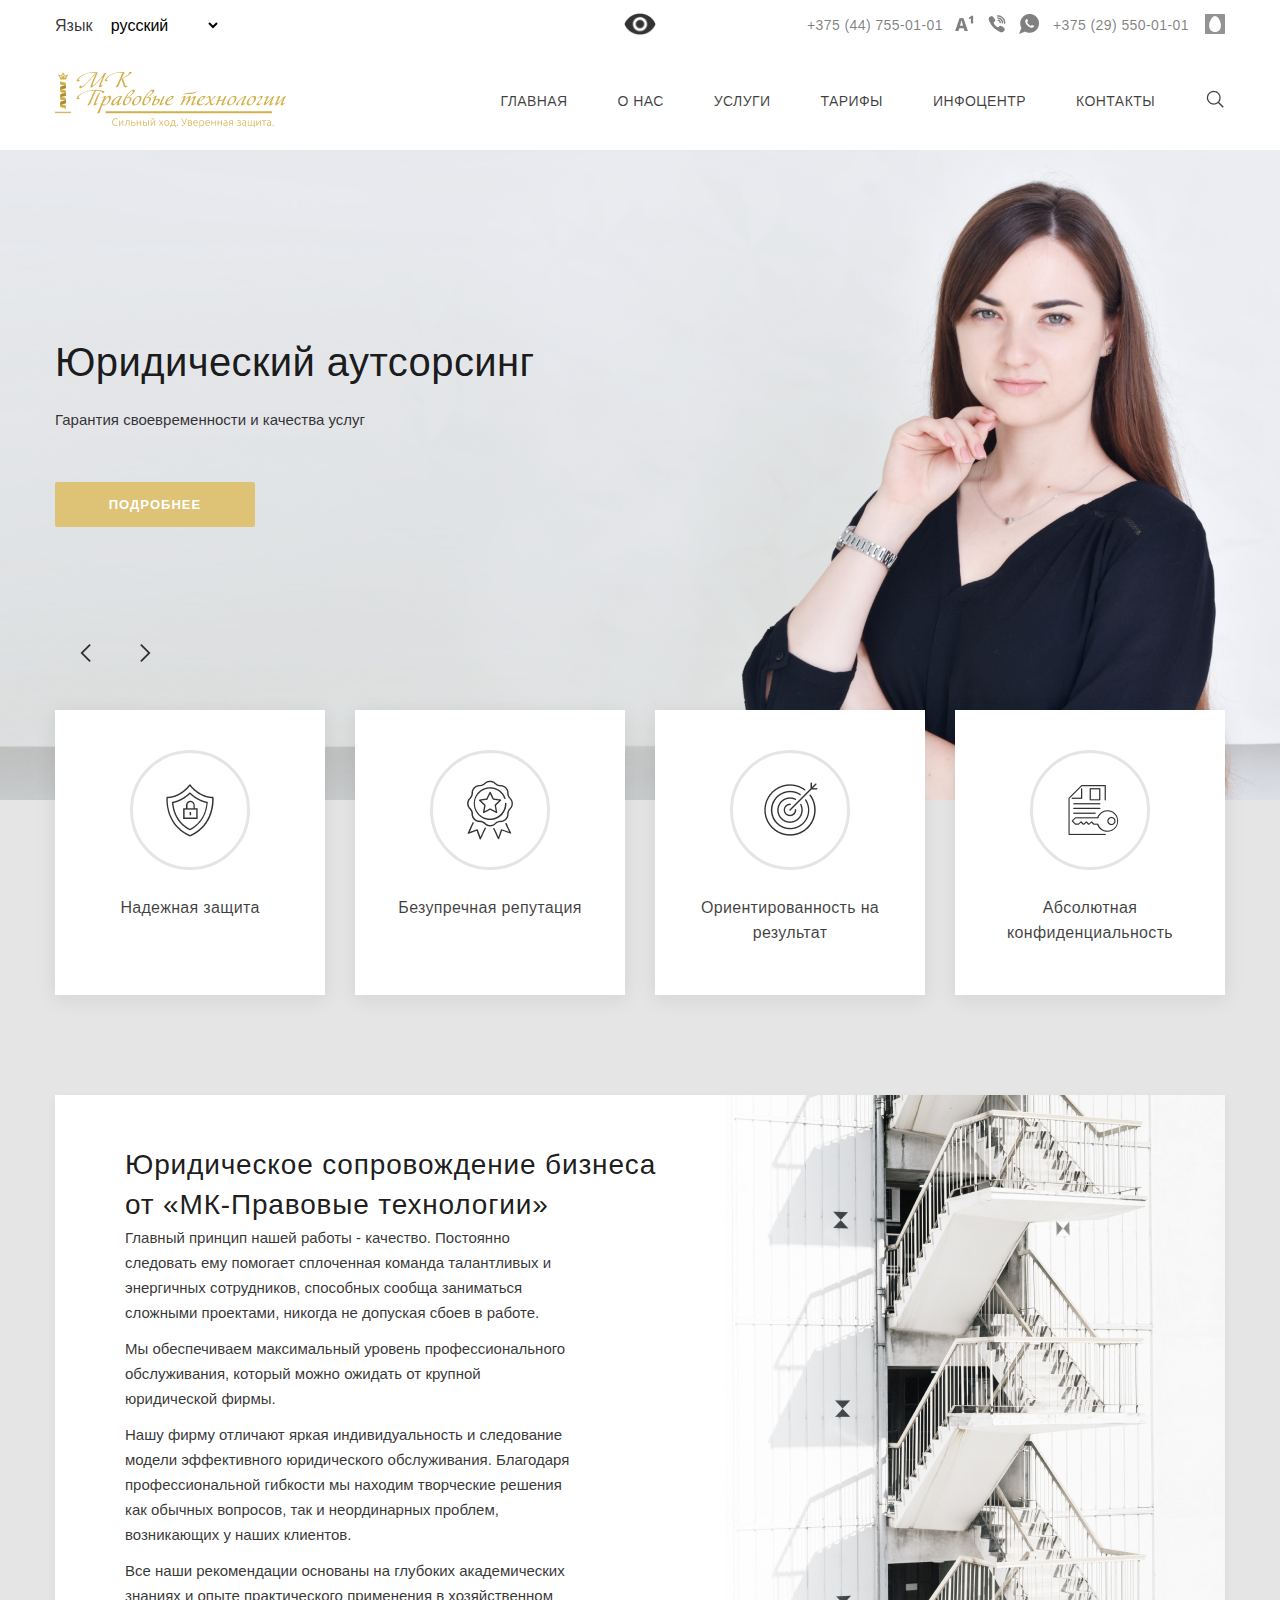
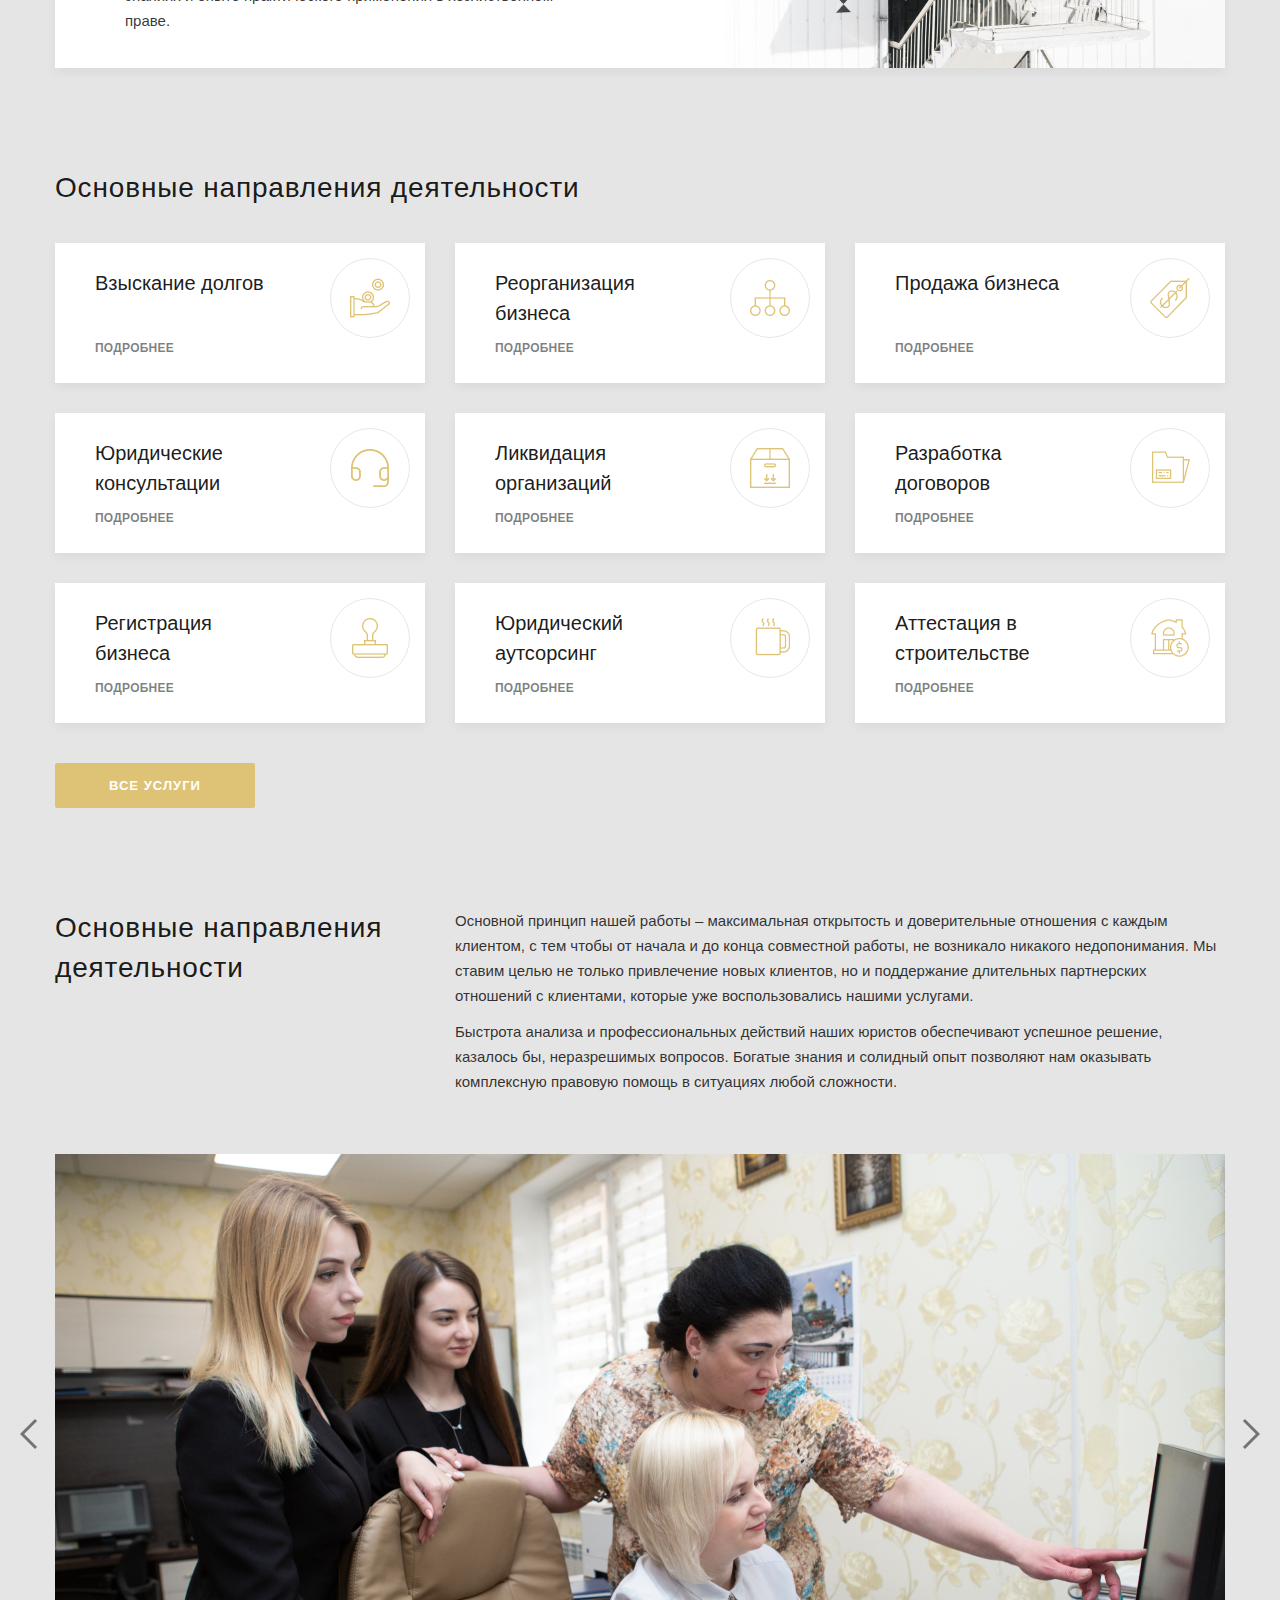
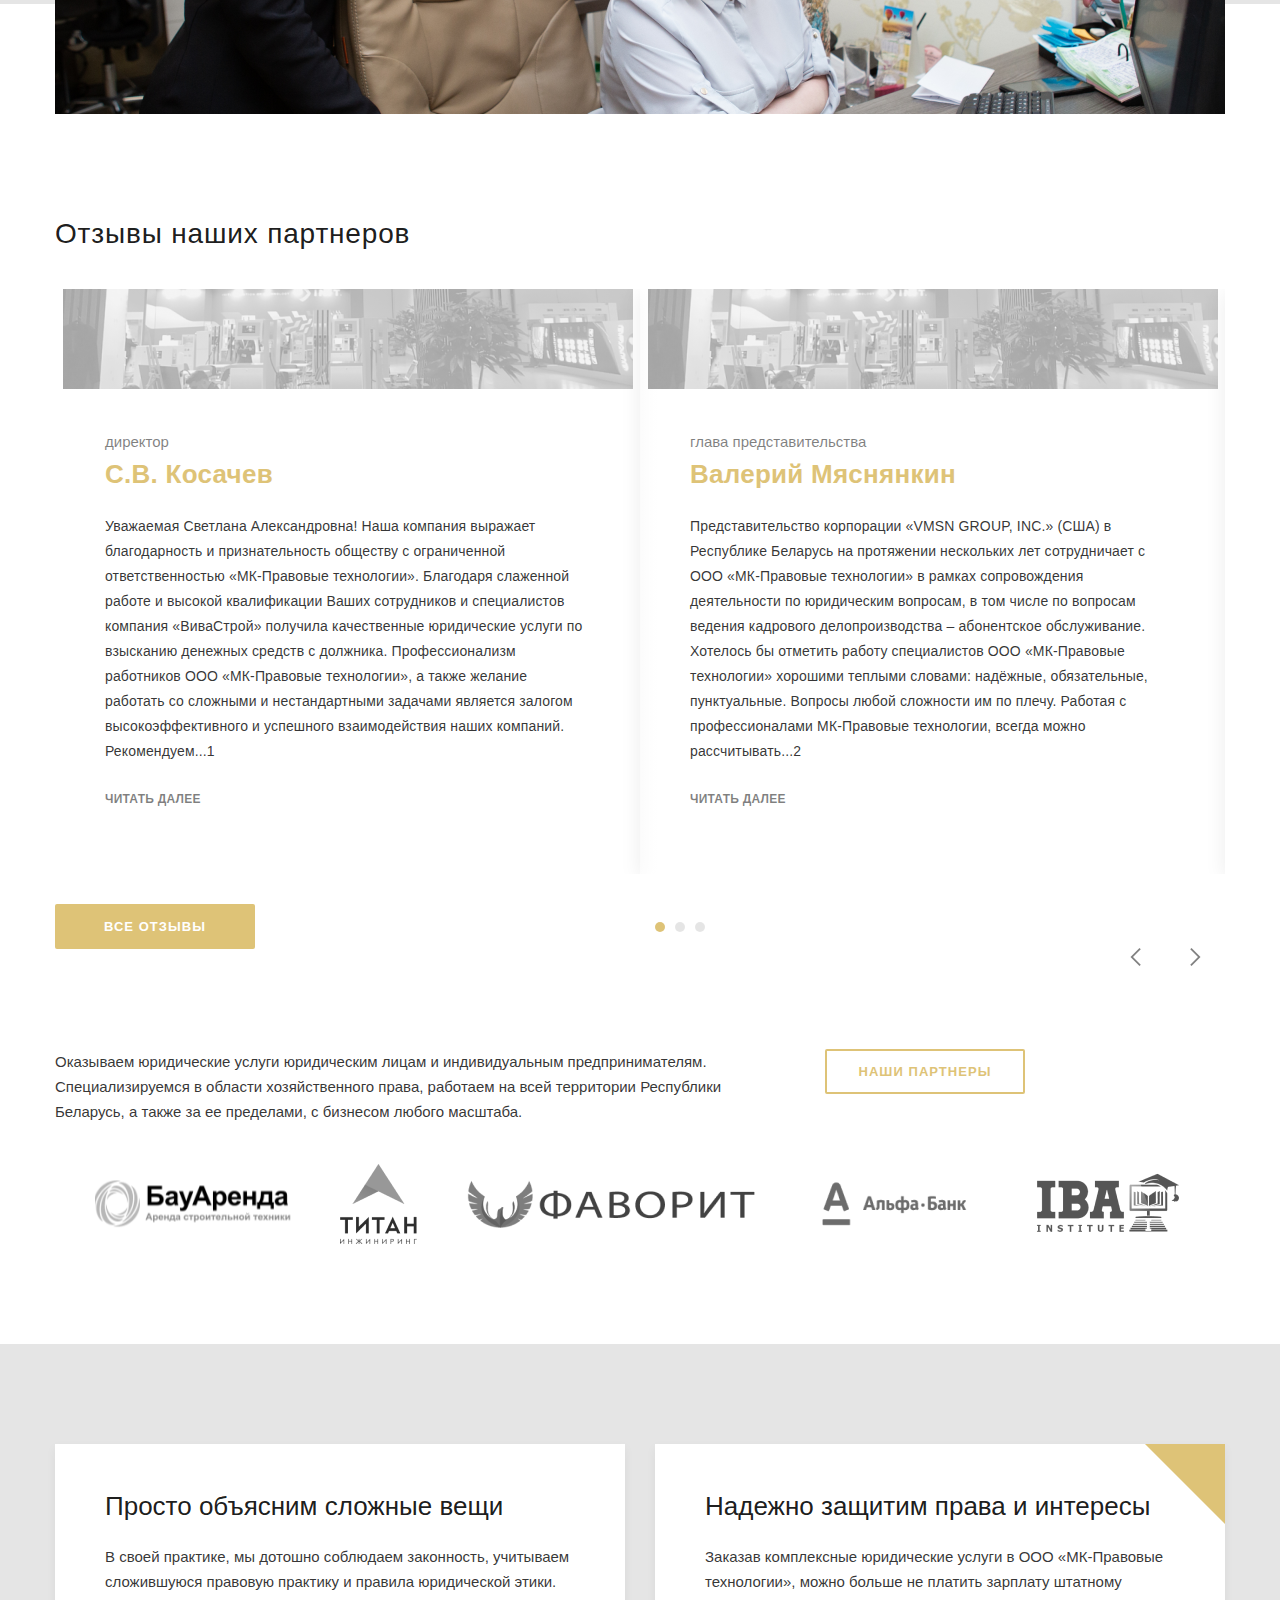
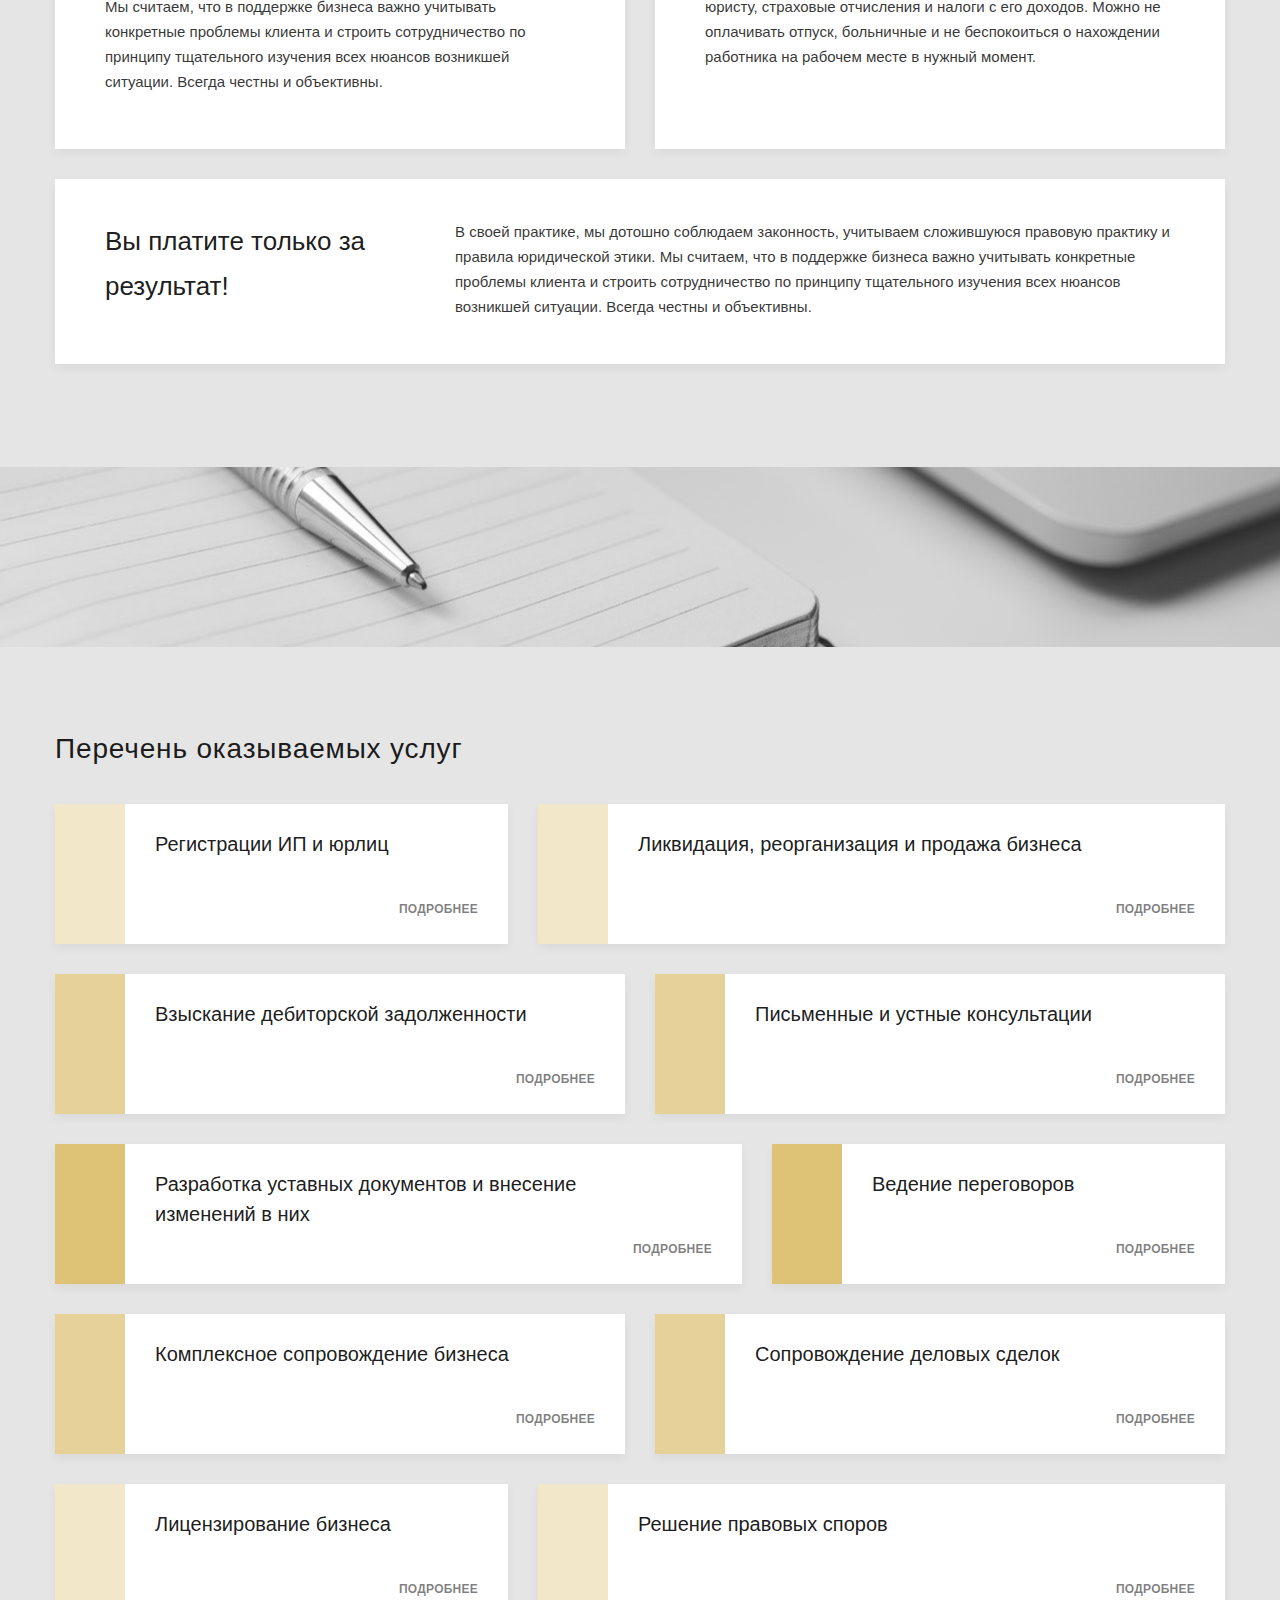
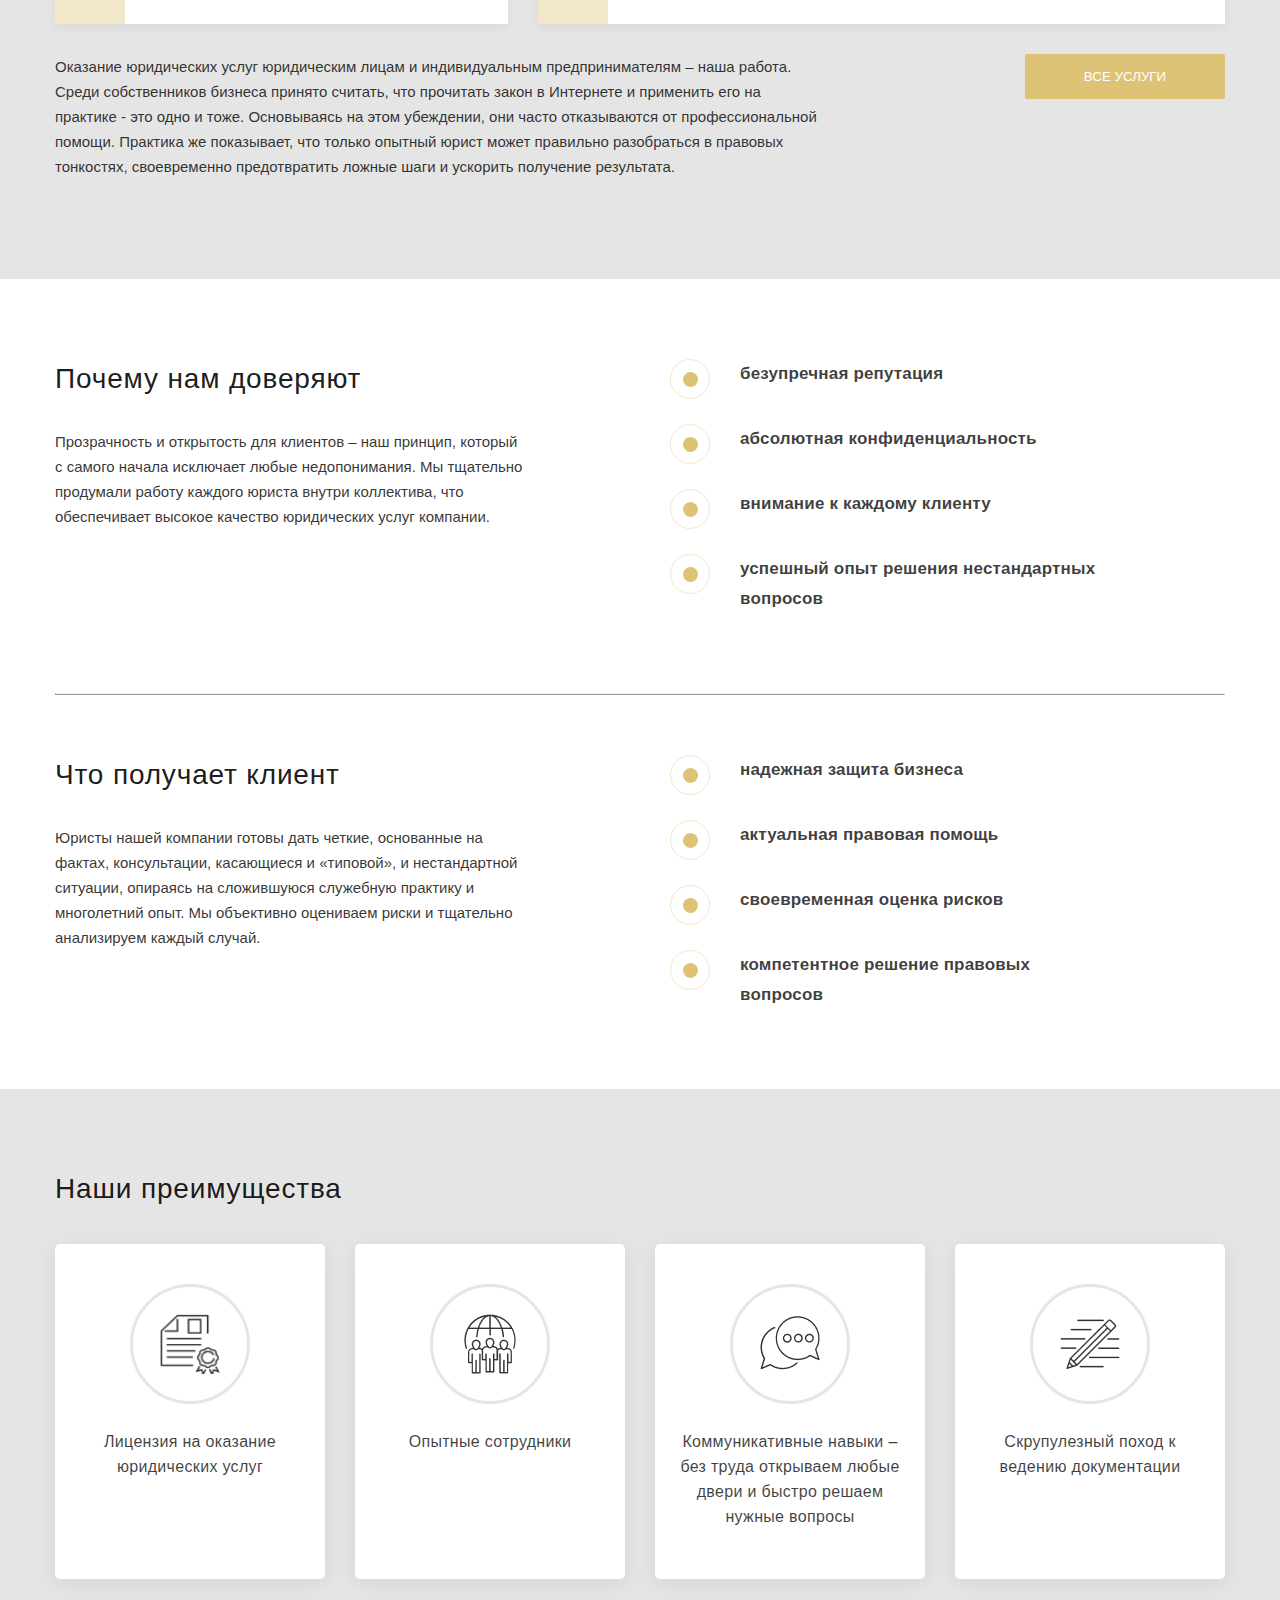
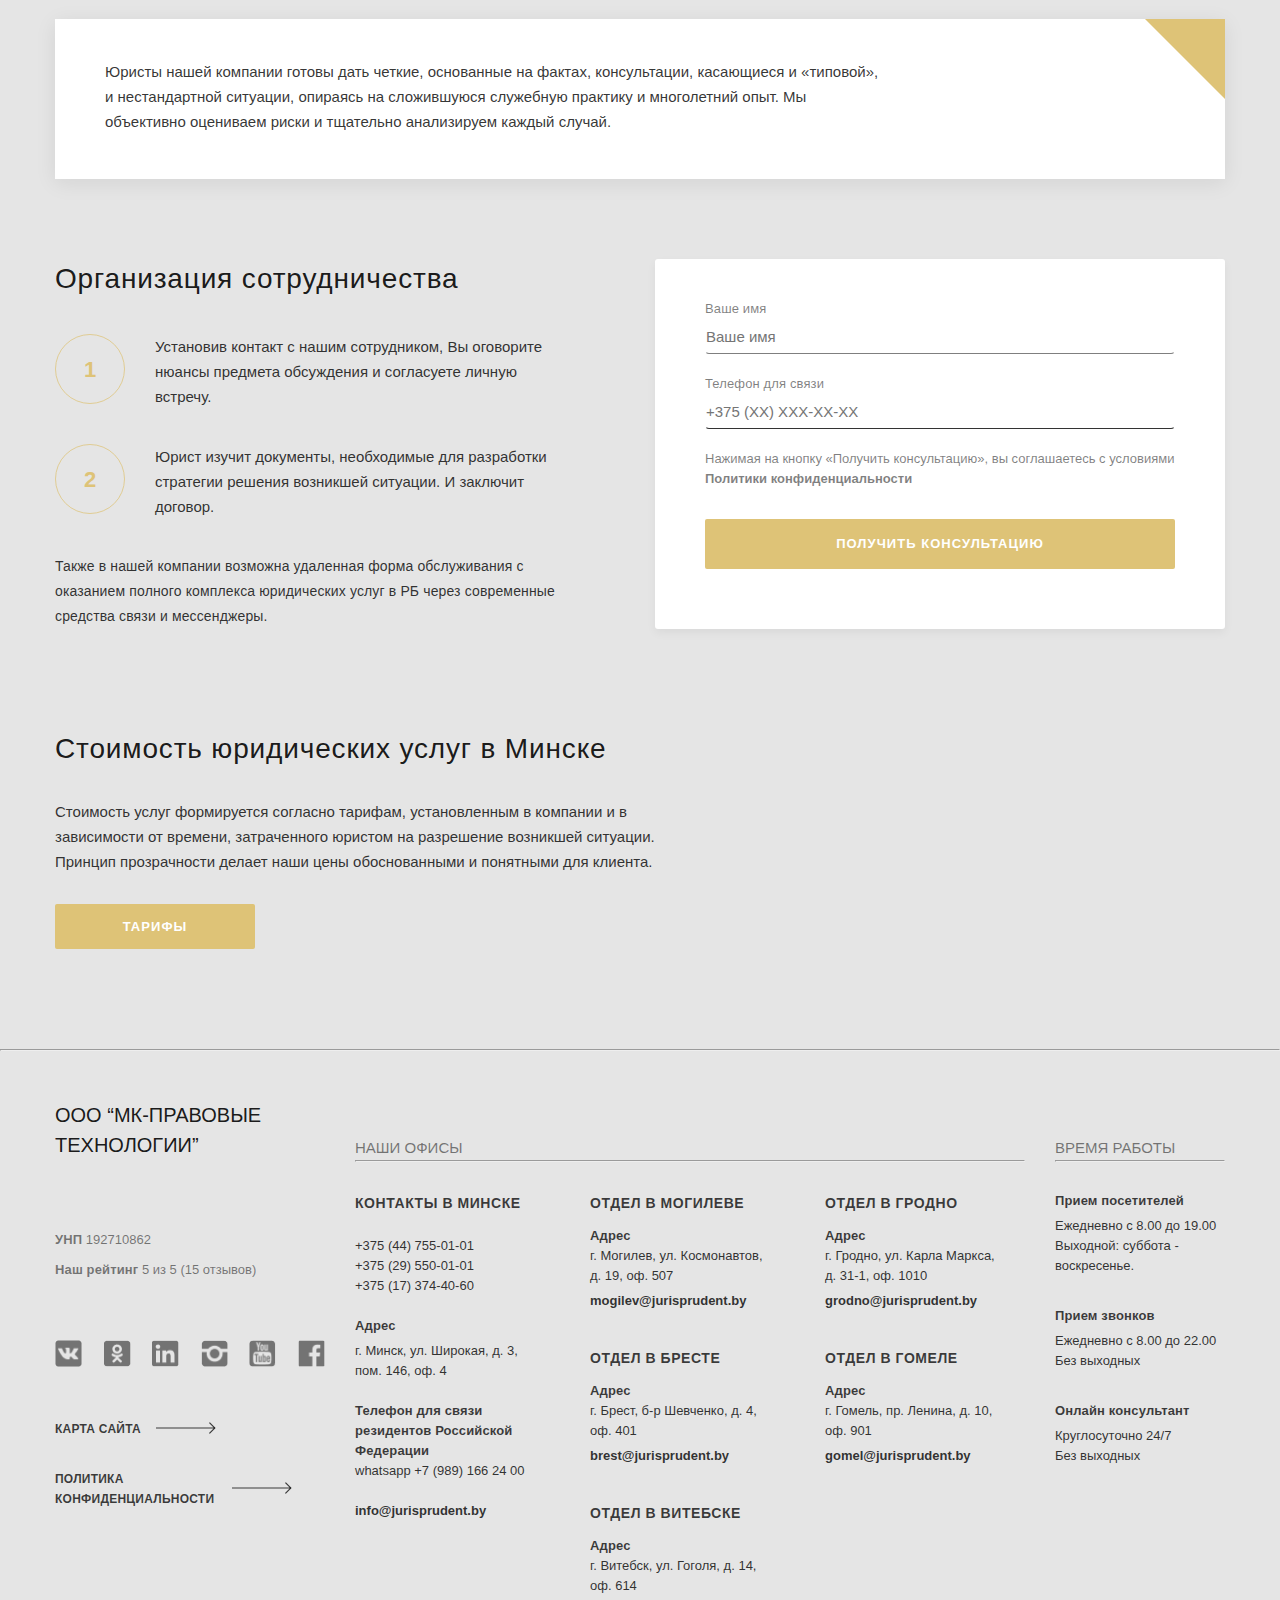
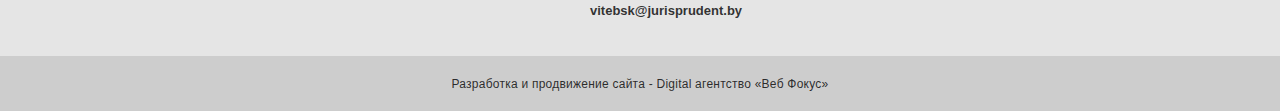
<file: index.html>
<!DOCTYPE html>
<html lang="ru">

<head>
    <meta charset="UTF-8">
    <meta name="viewport" content="width=device-width, initial-scale=1.0">
    <title>МК Правовые технологии</title>
    <link rel="stylesheet" href="./styles/style.css">
    <link rel="shortcut icon" href="favicon.ico" type="image/x-icon">
</head>

<body>
    <header class="header">
        <div class="container">
            <div class="header_links">
                <div class="header_links_language">
                    <label class="label_select_language" for="select_language_list">Язык </label>
                    <select class="select_language_list" id="select_language" name="select_language">
                        <option class="select_language_item" value="russian">русский</option>
                        <option class="select_language_item" value="inglish">английский</option>
                    </select>
                </div>
                <div class="version_for_the_visually_impaired" title="версия для слабовидящих">
                    <img src="./assets/img/version_for_the_visually_impaired.png"
                        alt="version for the visually impaired">
                </div>
                <div class="header_links_social">
                    <div class="phone_links first_phone">
                        <a class="phone_links_number" href="tel:+375-44-755-01-01" title="позвонить +375-44-755-01-01">
                            +375&nbsp;(44)&nbsp;755-01-01
                        </a>
                        <a class="phone_links_a1" href="tel:+375-44-755-01-01" title="позвонить +375-44-755-01-01">
                            <img class="phone_links_img" src="./assets/img/a1.png" alt="A1">
                        </a>
                        <a class="phone_links_viber" href="viber://add?number=+375-44-755-01-01"
                            title="вызов через viber +375-44-755-01-01">
                            <img class="phone_links_img" src="./assets/img/viber.png" alt="Viber">
                        </a>
                        <a class="phone_links_whatsapp" href="whatsapp://send?phone=+375-44-755-01-01"
                            title="вызов через WhatsApp +375-44-755-01-01">
                            <img class="phone_links_img" src="./assets/img/whatsapp.png" alt="WhatsApp">
                        </a>
                    </div>
                    <div class="phone_links second_phone">
                        <a class="phone_links_number" href="tel:+375-29-550-01-01" title="позвонить +375-29-550-01-01">
                            +375&nbsp;(29)&nbsp;550-01-01
                        </a>
                        <a class="phone_links_mts" href="tel:+375-29-550-01-01" title="позвонить +375-29-550-01-01">
                            <img class="phone_links_img" src="./assets/img/mts.png" alt="mts">
                        </a>
                    </div>
                </div>
            </div>
            <div class="header_menu">
                <div class="header_menu_logo">
                    <img src="./assets/img/logo.png" alt="MK Правовые технологии. Сильный уход. Уверенная защита">
                </div>
                <div class="header_menu_links">
                    <ul class="header_menu_list">
                        <li class="header_menu_item">
                            <a href="./index.html">главная</a>
                        </li>
                        <li class="header_menu_item">
                            <a href="#">о&nbsp;нас</a>
                        </li>
                        <li class="header_menu_item">
                            <a href="#">услуги</a>
                        </li>
                        <li class="header_menu_item">
                            <a href="#">тарифы</a>
                        </li>
                        <li class="header_menu_item">
                            <a href="#">инфоцентр</a>
                        </li>
                        <li class="header_menu_item">
                            <a href="#">контакты</a>
                        </li>
                        <li class="header_menu_item" id="search">
                            <img src="./assets/img/search.png" alt="search">
                        </li>
                    </ul>
                </div>
            </div>
        </div>
    </header> <!-- /header -->

    <div class="main_slider" id="main_slider">
        <div class="main_slider_wrapper">
            <div class="main_slider_item main_slider_first_item">
                <div class="container">
                    <div class="main_slider_content">
                        <h2 class="main_slider_head" id="main_slider_head">
                            Юридический аутсорсинг
                        </h2>
                        <p class="main_slider_title" id="main_slider_title">
                            Гарантия своевременности и качества услуг
                        </p>
                        <button class="main_slider_button" id="main_slider_button">
                            Подробнее
                        </button>
                    </div>
                </div>
            </div>

            <div class="main_slider_item main_slider_second_item">
                <div class="container">
                    <div class="main_slider_content">
                        <h2 class="main_slider_head" id="main_slider_head">
                            Юридическая консультация
                        </h2>
                        <p class="main_slider_title" id="main_slider_title">
                            Детальные разъяснения вопросов по ведению бизнеса от профессионалов
                        </p>
                        <button class="main_slider_button" id="main_slider_button">
                            Подробнее
                        </button>
                    </div>
                </div>
            </div>

            <div class="main_slider_item main_slider_third_item">
                <div class="container">
                    <div class="main_slider_content">
                        <h2 class="main_slider_head" id="main_slider_head">
                            Ликвидация предприятия
                        </h2>
                        <p class="main_slider_title" id="main_slider_title">
                            Эффективное решение сложных задач
                        </p>
                        <button class="main_slider_button" id="main_slider_button">
                            Подробнее
                        </button>
                    </div>
                </div>
            </div>

            <div class="main_slider_item main_slider_fourth_item">
                <div class="container">
                    <div class="main_slider_content">
                        <h2 class="main_slider_head" id="main_slider_head">
                            Регистрация ООО
                        </h2>
                        <p class="main_slider_title" id="main_slider_title">
                            Гарантируем минимальные сроки регистрации под ключ
                        </p>
                        <button class="main_slider_button" id="main_slider_button">
                            Подробнее
                        </button>
                    </div>
                </div>
            </div>

            <div class="main_slider_item main_slider_fifth_item">
                <div class="container">
                    <div class="main_slider_content">
                        <h2 class="main_slider_head" id="main_slider_head">
                            Взыскание дебиторской задолженности
                        </h2>
                        <p class="main_slider_title" id="main_slider_title">
                            Индивидуальный подход и нацеленность на достижение результата
                        </p>
                        <button class="main_slider_button" id="main_slider_button">
                            Подробнее
                        </button>
                    </div>
                </div>
            </div>
        </div>

        <div class="container" id="container_main_slider">
            <div class="main_slider_arrow_left main_slider_control" id="main_slider_arrow_left">
                <img src="./assets/img/slider_arrow_1.png" alt="arrow_left">
            </div>

            <div class="main_slider_arrow_right main_slider_control" id="main_slider_arrow_right">
                <img src="./assets/img/slider_arrow_2.png" alt="arrow_right">
            </div>
        </div>
    </div> <!-- /main_slider -->

    <div class="container">
        <div class="features">
            <div class="features_card">
                <div class="features_card_img">
                    <img src="./assets/img/feature_1.png" alt="Reliable protection">
                </div>
                <p class="features_card_title">
                    Надежная защита
                </p>
            </div>

            <div class="features_card">
                <div class="features_card_img">
                    <img src="./assets/img/feature_2.png" alt="Impeccable reputation">
                </div>
                <p class="features_card_title">
                    Безупречная репутация
                </p>
            </div>

            <div class="features_card">
                <div class="features_card_img">
                    <img src="./assets/img/feature_3.png" alt="Focus on result">
                </div>
                <p class="features_card_title">
                    Ориентированность на результат
                </p>
            </div>

            <div class="features_card">
                <div class="features_card_img">
                    <img src="./assets/img/feature_4.png" alt="Absolute confidentiality">
                </div>
                <p class="features_card_title">
                    Абсолютная конфиденциальность
                </p>
            </div>
        </div> <!-- /features -->

        <div class="legal_support_business">
            <div class="legal_support_business_context">
                <h2 class="legal_support_business_head">
                    Юридическое сопровождение бизнеса от «МК-Правовые технологии»
                </h2>
                <p class="legal_support_business_text">
                    Главный принцип нашей работы - качество. Постоянно следовать ему помогает сплоченная команда
                    талантливых и энергичных сотрудников, способных сообща заниматься сложными проектами, никогда не
                    допуская сбоев в работе.
                </p>
                <br>
                <p class="legal_support_business_text">
                    Мы обеспечиваем максимальный уровень профессионального обслуживания, который можно ожидать от
                    крупной юридической фирмы.
                </p>
                <br>
                <p class="legal_support_business_text">
                    Нашу фирму отличают яркая индивидуальность и следование модели эффективного юридического
                    обслуживания. Благодаря профессиональной гибкости мы находим творческие решения как обычных
                    вопросов, так и неординарных проблем, возникающих у наших клиентов.
                </p>
                <br>
                <p class="legal_support_business_text">
                    Все наши рекомендации основаны на глубоких академических знаниях и опыте практического применения в
                    хозяйственном праве.
                </p>
            </div>
        </div> <!-- /legal_support_business -->

        <div class="activities">
            <h2 class="activities_head">Основные направления деятельности</h2>
            <div class="activities_cards">
                <div class="activities_card">
                    <div class="activities_card_content">
                        <h3 class="activities_card_name">Взыскание долгов</h3>
                        <a class="activities_card_link" href="#">Подробнее</a>
                    </div>
                    <div class="activities_card_img">
                        <img src="./assets/img/direction_1.png" alt="Debt collection">
                    </div>
                </div>

                <div class="activities_card">
                    <div class="activities_card_content">
                        <h3 class="activities_card_name">Реорганизация бизнеса</h3>
                        <a class="activities_card_link" href="#">Подробнее</a>
                    </div>
                    <div class="activities_card_img">
                        <img src="./assets/img/direction_2.png" alt="Business reorganization">
                    </div>
                </div>

                <div class="activities_card">
                    <div class="activities_card_content">
                        <h3 class="activities_card_name">Продажа бизнеса</h3>
                        <a class="activities_card_link" href="#">Подробнее</a>
                    </div>
                    <div class="activities_card_img">
                        <img src="./assets/img/direction_3.png" alt="Business sale">
                    </div>
                </div>

                <div class="activities_card">
                    <div class="activities_card_content">
                        <h3 class="activities_card_name">Юридические консультации</h3>
                        <a class="activities_card_link" href="#">Подробнее</a>
                    </div>
                    <div class="activities_card_img">
                        <img src="./assets/img/direction_4.png" alt="Lawyer consulting">
                    </div>
                </div>

                <div class="activities_card">
                    <div class="activities_card_content">
                        <h3 class="activities_card_name">Ликвидация организаций</h3>
                        <a class="activities_card_link" href="#">Подробнее</a>
                    </div>
                    <div class="activities_card_img">
                        <img src="./assets/img/direction_5.png" alt="Liquidation of organizations">
                    </div>
                </div>

                <div class="activities_card">
                    <div class="activities_card_content">
                        <h3 class="activities_card_name">Разработка договоров</h3>
                        <a class="activities_card_link" href="#">Подробнее</a>
                    </div>
                    <div class="activities_card_img">
                        <img src="./assets/img/direction_6.png" alt="Development of contracts">
                    </div>
                </div>

                <div class="activities_card">
                    <div class="activities_card_content">
                        <h3 class="activities_card_name">Регистрация бизнеса</h3>
                        <a class="activities_card_link" href="#">Подробнее</a>
                    </div>
                    <div class="activities_card_img">
                        <img src="./assets/img/direction_7.png" alt="Business registration">
                    </div>
                </div>

                <div class="activities_card">
                    <div class="activities_card_content">
                        <h3 class="activities_card_name">Юридический аутсорсинг</h3>
                        <a class="activities_card_link" href="#">Подробнее</a>
                    </div>
                    <div class="activities_card_img">
                        <img src="./assets/img/direction_8.png" alt="Legal outsourcing">
                    </div>
                </div>

                <div class="activities_card">
                    <div class="activities_card_content">
                        <h3 class="activities_card_name">Аттестация в строительстве</h3>
                        <a class="activities_card_link" href="#">Подробнее</a>
                    </div>
                    <div class="activities_card_img">
                        <img src="./assets/img/direction_9.png" alt="Construction certification">
                    </div>
                </div>
            </div>

            <button class="activities_button">Все услуги</button>
        </div> <!-- /activities -->

        <div class="activities_description">
            <div class="activities_description_head">
                <h2>Основные направления деятельности</h2>
            </div>
            <div class="activities_description_text">
                <p>
                    Основной принцип нашей работы – максимальная открытость и доверительные отношения с каждым клиентом,
                    с тем чтобы от начала и до конца совместной работы, не возникало никакого недопонимания. Мы ставим
                    целью не только привлечение новых клиентов, но и поддержание длительных партнерских отношений с
                    клиентами, которые уже воспользовались нашими услугами.
                </p>
                <br>
                <p>
                    Быстрота анализа и профессиональных действий наших юристов обеспечивают успешное решение, казалось
                    бы, неразрешимых вопросов. Богатые знания и солидный опыт позволяют нам оказывать комплексную
                    правовую помощь в ситуациях любой сложности.
                </p>
            </div>
        </div> <!-- /activities_description -->

        <div class="activities_slider_container">
            <div class="activities_slider" id="activities_slider">
                <div class="activities_slider_wrapper">
                    <div class="activities_slider_img">
                        <img src="./assets/img/slider_2_1.png" alt="activities">
                    </div>
                    <div class="activities_slider_img">
                        <img src="./assets/img/slider_2_2.png" alt="activities">
                    </div>
                    <div class="activities_slider_img">
                        <img src="./assets/img/slider_2_3.png" alt="activities">
                    </div>
                    <div class="activities_slider_img">
                        <img src="./assets/img/slider_2_4.png" alt="activities">
                    </div>
                    <div class="activities_slider_img">
                        <img src="./assets/img/slider_2_5.png" alt="activities">
                    </div>
                </div>
            </div> <!-- /activities_slider -->

            <img class="activities_slider_arrow_left activities_slider_control" id="activities_slider_arrow_left"
                src="./assets/img/slider_2_arrow_1.png" alt="arrow_left">
            <img class="activities_slider_arrow_right  activities_slider_control" id="activities_slider_arrow_right"
                src="./assets/img/slider_2_arrow_2.png" alt="arrow_right">
        </div>

    </div> <!-- /container -->

    <div class="review">
        <div class="container">
            <h2 class="review_head">Отзывы наших партнеров</h2>

            <div class="review_slider" id="review_slider">
                <div class="review_slider_wrapper">
                    <div class="review_card">
                        <p class="review_card_position">директор</p>
                        <h3 class="review_card_name">С.В. Косачев</h3>
                        <p class="review_card_text">Уважаемая Светлана Александровна! Наша компания выражает
                            благодарность и признательность обществу с ограниченной ответственностью «МК-Правовые
                            технологии». Благодаря слаженной работе и высокой квалификации Ваших сотрудников и
                            специалистов компания «ВиваСтрой» получила качественные юридические услуги по взысканию
                            денежных средств с должника. Профессионализм работников ООО «МК-Правовые технологии», а
                            также желание работать со сложными и нестандартными задачами является залогом
                            высокоэффективного и успешного взаимодействия наших компаний. Рекомендуем...1</p>
                        <a class="review_card_link" href="#">Читать далее</a>
                    </div>

                    <div class="review_card">
                        <p class="review_card_position">глава представительства</p>
                        <h3 class="review_card_name">Валерий Мяснянкин</h3>
                        <p class="review_card_text">Представительство корпорации «VMSN GROUP, INC.» (США) в Республике
                            Беларусь на протяжении нескольких лет сотрудничает с ООО «МК-Правовые технологии» в рамках
                            сопровождения деятельности по юридическим вопросам, в том числе по вопросам ведения
                            кадрового делопроизводства – абонентское обслуживание. Хотелось бы отметить работу
                            специалистов ООО «МК-Правовые технологии» хорошими теплыми словами: надёжные, обязательные,
                            пунктуальные. Вопросы любой сложности им по плечу. Работая с профессионалами МК-Правовые
                            технологии, всегда можно рассчитывать...2</p>
                        <a class="review_card_link" href="#">Читать далее</a>
                    </div>

                    <div class="review_card">
                        <p class="review_card_position">директор</p>
                        <h3 class="review_card_name">С.В. Косачев</h3>
                        <p class="review_card_text">Уважаемая Светлана Александровна! Наша компания выражает
                            благодарность и признательность обществу с ограниченной ответственностью «МК-Правовые
                            технологии». Благодаря слаженной работе и высокой квалификации Ваших сотрудников и
                            специалистов компания «ВиваСтрой» получила качественные юридические услуги по взысканию
                            денежных средств с должника. Профессионализм работников ООО «МК-Правовые технологии», а
                            также желание работать со сложными и нестандартными задачами является залогом
                            высокоэффективного и успешного взаимодействия наших компаний. Рекомендуем...3</p>
                        <a class="review_card_link" href="#">Читать далее</a>
                    </div>
                </div>
            </div> <!-- /review_slider -->

            <div class="review_slider_navigation">
                <button class="review_slider_navigation_all">Все отзывы</button>

                <ul class="review_slider_navigation_list" id="review_slider_navigation_list">
                </ul>

                <div class="review_slider_navigation_arrows">
                    <div class="review_slider_navigation_arrow_left review_slider_control"
                        id="review_slider_navigation_arrow_left">
                        <img src="./assets/img/review_arrow_1.png" alt="arrow_left">
                    </div>

                    <div class="review_slider_navigation_arrow_right review_slider_control"
                        id="review_slider_navigation_arrow_right">
                        <img src="./assets/img/review_arrow_2.png" alt="arrow_right">
                    </div>

                </div>
            </div>
        </div> <!-- /container -->
    </div> <!-- /review -->

    <div class="partners">
        <div class="container">
            <div class="partners_info">
                <div class="partners_info_text">
                    <p>Оказываем юридические услуги юридическим лицам и индивидуальным предпринимателям.
                        Специализируемся в области хозяйственного права, работаем на всей территории Республики
                        Беларусь, а также за ее пределами, с бизнесом любого масштаба.</p>
                </div>
                <div class="partners_info_button">
                    <button>Наши партнеры</button>
                </div>
            </div>
            <div class="partners_logo">
                <img class="partners_logo_img" src="./assets/img/partner_1.png"
                    alt="БауАренда. Аренда строительной техники" title="БауАренда. Аренда строительной техники">
                <img class="partners_logo_img" src="./assets/img/partner_2.png" alt="Титан инжиниринг"
                    title="Титан инжиниринг">
                <img class="partners_logo_img" src="./assets/img/partner_3.png" alt="Фаворит" title="Фаворит">
                <img class="partners_logo_img" src="./assets/img/partner_4.png" alt="Альфа Банк" title="Альфа Банк">
                <img class="partners_logo_img" src="./assets/img/partner_5.png" alt="IBA institute"
                    title="IBA institute">
            </div>
        </div> <!-- /container -->
    </div> <!-- /partners -->

    <div class="container">
        <div class="triangles">
            <div class="triangles_two">
                <div class="triangle_first">
                    <h4 class="triangle_first_head">Просто объясним сложные вещи</h4>
                    <p class="triangle_first_text">В своей практике, мы дотошно соблюдаем законность, учитываем
                        сложившуюся правовую практику и правила юридической этики. Мы считаем, что в поддержке бизнеса
                        важно учитывать конкретные проблемы клиента и строить сотрудничество по принципу тщательного
                        изучения всех нюансов возникшей ситуации. Всегда честны и объективны.</p>
                </div>

                <div class="triangle_second">
                    <h4 class="triangle_second_head">Надежно защитим права и интересы</h4>
                    <p class="triangle_second_text">Заказав комплексные юридические услуги в ООО «МК-Правовые
                        технологии», можно больше не платить зарплату штатному юристу, страховые отчисления и налоги с
                        его доходов. Можно не оплачивать отпуск, больничные и не беспокоиться о нахождении работника на
                        рабочем месте в нужный момент.</p>
                    <div class="triangle"></div>
                </div>
            </div>

            <div class="triangles_once">
                <div class="triangle_third">
                    <div class="triangle_third_head">
                        <h4>Вы платите только за результат!</h4>
                    </div>
                    <div class="triangle_third_text">
                        <p>В своей практике, мы дотошно соблюдаем законность, учитываем сложившуюся правовую практику и
                            правила юридической этики. Мы считаем, что в поддержке бизнеса важно учитывать конкретные
                            проблемы клиента и строить сотрудничество по принципу тщательного изучения всех нюансов
                            возникшей ситуации. Всегда честны и объективны.</p>
                    </div>
                </div>
            </div>
        </div> <!-- /triangle -->
    </div> <!-- /container -->

    <div class="picture"></div>

    <div class="container">
        <div class="service_list">
            <h2 class="service_list_head">Перечень оказываемых услуг</h2>
            <div class="service_list_cards">
                <div class="service_list_card" id="service_list_card_1">
                    <div class="service_list_color"></div>
                    <p class="service_list_text">Регистрации ИП и юрлиц</p>
                    <a class="service_list_link" href="#">Подробнее</a>
                </div>

                <div class="service_list_card" id="service_list_card_2">
                    <div class="service_list_color"></div>
                    <p class="service_list_text">Ликвидация, реорганизация и продажа бизнеса</p>
                    <a class="service_list_link" href="#">Подробнее</a>
                </div>

                <div class="service_list_card" id="service_list_card_3">
                    <div class="service_list_color"></div>
                    <p class="service_list_text">Взыскание дебиторской задолженности</p>
                    <a class="service_list_link" href="#">Подробнее</a>
                </div>

                <div class="service_list_card" id="service_list_card_4">
                    <div class="service_list_color"></div>
                    <p class="service_list_text">Письменные и устные консультации</p>
                    <a class="service_list_link" href="#">Подробнее</a>
                </div>

                <div class="service_list_card" id="service_list_card_5">
                    <div class="service_list_color"></div>
                    <p class="service_list_text">Разработка уставных документов и внесение изменений в них</p>
                    <a class="service_list_link" href="#">Подробнее</a>
                </div>

                <div class="service_list_card" id="service_list_card_6">
                    <div class="service_list_color"></div>
                    <p class="service_list_text">Ведение переговоров</p>
                    <a class="service_list_link" href="#">Подробнее</a>
                </div>

                <div class="service_list_card" id="service_list_card_7">
                    <div class="service_list_color"></div>
                    <p class="service_list_text">Комплексное сопровождение бизнеса</p>
                    <a class="service_list_link" href="#">Подробнее</a>
                </div>

                <div class="service_list_card" id="service_list_card_8">
                    <div class="service_list_color"></div>
                    <p class="service_list_text">Сопровождение деловых сделок</p>
                    <a class="service_list_link" href="#">Подробнее</a>
                </div>

                <div class="service_list_card" id="service_list_card_9">
                    <div class="service_list_color"></div>
                    <p class="service_list_text">Лицензирование бизнеса</p>
                    <a class="service_list_link" href="#">Подробнее</a>
                </div>

                <div class="service_list_card" id="service_list_card_10">
                    <div class="service_list_color"></div>
                    <p class="service_list_text">Решение правовых споров</p>
                    <a class="service_list_link" href="#">Подробнее</a>
                </div>
            </div>

            <div class="service_list_all">
                <div class="service_list_all_text">
                    <p>
                        Оказание юридических услуг юридическим лицам и индивидуальным предпринимателям – наша работа.
                        Среди собственников бизнеса принято считать, что прочитать закон в Интернете и применить его на
                        практике - это одно и тоже. Основываясь на этом убеждении, они часто отказываются от
                        профессиональной помощи. Практика же показывает, что только опытный юрист может правильно
                        разобраться в правовых тонкостях, своевременно предотвратить ложные шаги и ускорить получение
                        результата.
                    </p>
                </div>

                <div class="service_list_all_button">
                    <button>Все услуги</button>
                </div>
            </div>
        </div> <!-- /service_list -->
    </div> <!-- /container -->

    <div class="confidence">
        <div class="container">
            <div class="confidence_card">
                <div class="confidence_card_info">
                    <h2 class="confidence_card_head">Почему нам доверяют</h2>
                    <p class="confidence_card_text">Прозрачность и открытость для клиентов – наш принцип, который с
                        самого начала исключает любые недопонимания. Мы тщательно продумали работу каждого юриста внутри
                        коллектива, что обеспечивает высокое качество юридических услуг компании.</p>
                </div>

                <ul class="confidence_card_list">
                    <li class="confidence_card_item">
                        <div class="confidence_card_marker">
                            <div></div>
                        </div>
                        безупречная репутация
                    </li>
                    <li class="confidence_card_item">
                        <div class="confidence_card_marker">
                            <div></div>
                        </div>
                        абсолютная конфиденциальность
                    </li>
                    <li class="confidence_card_item">
                        <div class="confidence_card_marker">
                            <div></div>
                        </div>
                        внимание к каждому клиенту
                    </li>
                    <li class="confidence_card_item">
                        <div class="confidence_card_marker">
                            <div></div>
                        </div>
                        успешный опыт решения нестандартных вопросов
                    </li>
                </ul>
            </div>

            <hr class="confidence_line">

            <div class="confidence_card">
                <div class="confidence_card_info">
                    <h2 class="confidence_card_head">Что получает клиент</h2>
                    <p class="confidence_card_text">Юристы нашей компании готовы дать четкие, основанные на фактах,
                        консультации, касающиеся и «типовой», и нестандартной ситуации, опираясь на сложившуюся
                        служебную практику и многолетний опыт. Мы объективно оцениваем риски и тщательно анализируем
                        каждый случай.</p>
                </div>

                <ul class="confidence_card_list">
                    <li class="confidence_card_item">
                        <div class="confidence_card_marker">
                            <div></div>
                        </div>
                        надежная защита бизнеса
                    </li>
                    <li class="confidence_card_item">
                        <div class="confidence_card_marker">
                            <div></div>
                        </div>
                        актуальная правовая помощь
                    </li>
                    <li class="confidence_card_item">
                        <div class="confidence_card_marker">
                            <div></div>
                        </div>
                        своевременная оценка рисков
                    </li>
                    <li class="confidence_card_item">
                        <div class="confidence_card_marker">
                            <div></div>
                        </div>
                        компетентное решение правовых вопросов
                    </li>
                </ul>
            </div>
        </div> <!-- /container -->
    </div> <!-- /confidence -->

    <div class="container">
        <div class="advantages">
            <h2 class="advantages_head">Наши преимущества</h2>
            <div class="advantages_cards">
                <div class="advantages_card">
                    <div class="advantages_card_images">
                        <img src="./assets/img/advantage_1.png" alt="license">
                    </div>
                    <p class="advantages_card_text">
                        Лицензия на оказание юридических услуг
                    </p>
                </div>

                <div class="advantages_card">
                    <div class="advantages_card_images">
                        <img src="./assets/img/advantage_2.png" alt="Experienced staff">
                    </div>
                    <p class="advantages_card_text">
                        Опытные сотрудники
                    </p>
                </div>

                <div class="advantages_card">
                    <div class="advantages_card_images">
                        <img src="./assets/img/advantage_3.png" alt="Communication skills">
                    </div>
                    <p class="advantages_card_text">
                        Коммуникативные навыки – без труда открываем любые двери и быстро решаем нужные вопросы
                    </p>
                </div>

                <div class="advantages_card">
                    <div class="advantages_card_images">
                        <img src="./assets/img/advantage_4.png" alt="scrupulous approach">
                    </div>
                    <p class="advantages_card_text">
                        Скрупулезный поход к ведению документации
                    </p>
                </div>
            </div>

            <div class="advantages_info">
                <p class="advantages_info_text">
                    Юристы нашей компании готовы дать четкие, основанные на фактах, консультации, касающиеся и
                    «типовой», и нестандартной ситуации, опираясь на сложившуюся служебную практику и многолетний опыт.
                    Мы объективно оцениваем риски и тщательно анализируем каждый случай.
                </p>
                <div class="triangle"></div>
            </div>
        </div> <!-- /advantages -->

        <div class="cooperation">
            <div class="cooperation_info">
                <h2 class="cooperation_head">Организация сотрудничества</h2>
                <ul class="cooperation_list">
                    <li class="cooperation_item">
                        <div class="cooperation_marker">1</div>
                        Установив контакт с нашим сотрудником, Вы оговорите нюансы предмета обсуждения и согласуете
                        личную встречу.
                    </li>
                    <li class="cooperation_item">
                        <div class="cooperation_marker">2</div>
                        Юрист изучит документы, необходимые для разработки стратегии решения возникшей ситуации. И
                        заключит договор.
                    </li>
                </ul>
                <p class="cooperation_text">
                    Также в нашей компании возможна удаленная форма обслуживания с оказанием полного комплекса
                    юридических услуг в РБ через современные средства связи и мессенджеры.
                </p>
            </div>

            <form class="cooperation_form" action="">
                <label class="cooperation_form_name_label" for="name">Ваше имя</label>
                <input class="cooperation_form_name" id="name" type="text" name="name" placeholder="Ваше имя">

                <label class="cooperation_form_phone_label" for="phone">Телефон для связи</label>
                <input class="cooperation_form_phone" id="phone" type="tel" name="phone"
                    placeholder="+375 (XX) XXX-XX-XX">

                <p class="cooperation_form_warning">
                    Нажимая на кнопку «Получить консультацию», вы соглашаетесь с условиями <a
                        class="cooperation_form_link" href="#">Политики конфиденциальности</a>
                </p>

                <input class="cooperation_form_button" type="submit" value="Получить консультацию">
            </form>
        </div> <!-- /cooperation -->

        <div class="cost">
            <h2 class="cost_header">
                Стоимость юридических услуг в Минске
            </h2>
            <p class="cost_text">
                Стоимость услуг формируется согласно тарифам, установленным в компании и в зависимости от времени,
                затраченного юристом на разрешение возникшей ситуации. Принцип прозрачности делает наши цены
                обоснованными и понятными для клиента.
            </p>
            <div class="cost_butt">
                <button class="cost_button">Тарифы</button>
            </div>
        </div> <!-- /cost -->
    </div> <!-- /container -->

    <hr class="footer_line">

    <div class="container">
        <footer class="footer">
            <div class="footer_links">
                <h5 class="footer_links_head">ООО “МК-ПРАВОВЫЕ ТЕХНОЛОГИИ”</h5>
                <p class="footer_links_unp">
                    <span class="footer_links_unp_bold"><b>УНП</b></span>
                    192710862
                </p>
                <p class="footer_links_rating">
                    <span class="footer_links_rating_bold"><b>Наш рейтинг</b></span>
                    5 из 5 (15 отзывов)
                </p>
                <div class="footer_links_social">
                    <a class="footer_social_link" href="https://vk.com/jurisprudent_by" title="перейти на VK">
                        <img src="./assets/img/vk.png" alt="VK.com">
                    </a>
                    <a class="footer_social_link" href="https://ok.ru/group/56436195721452"
                        title="перейти на Одноклассники">
                        <img src="./assets/img/odnokl.png" alt="OK.ru">
                    </a>
                    <a class="footer_social_link" href="https://www.linkedin.com/groups/8780234/"
                        title="перейти на linkedIn">
                        <img src="./assets/img/in.png" alt="linkedin.com">
                    </a>
                    <a class="footer_social_link" href="https://www.instagram.com/jurisprudent.by/"
                        title="перейти на instagram">
                        <img src="./assets/img/instagr.png" alt="instagram.com">
                    </a>
                    <a class="footer_social_link" href="https://www.youtube.com/channel/UCyq8oJkkMILcI8F53AWe_xA/videos"
                        title="перейти на youtube">
                        <img src="./assets/img/youtube.png" alt="youtube.com">
                    </a>
                    <a class="footer_social_link" href="https://www.facebook.com/jurisprudent.by/"
                        title="перейти на facebook">
                        <img src="./assets/img/facebook.png" alt="facebook.com">
                    </a>
                </div>
                <a class="footer_links_map">
                    <p class="footer_links_map_text">
                        <b>Карта сайта</b>
                    </p>
                    <div class="footer_links_map_arrow">
                        <img src="./assets/img/arrow.png" alt="arrow">
                    </div>
                </a>
                <a class="footer_links_politics">
                    <p class="footer_links_politics_text">
                        <b>Политика конфиденциальности</b>
                    </p>
                    <div class="footer_links_politics_arrow">
                        <img src="./assets/img/arrow.png" alt="arrow">
                    </div>
                </a>
            </div>

            <div class="footer_office">
                <h5 class="footer_office_head">
                    Наши офисы
                </h5>
                <hr class="footer_office_line">
                <div class="footer_offices">
                    <div class="footer_office_main">
                        <p class="footer_office_main_contact">
                            <b>Контакты в Минске</b>
                        </p>
                        <p class="footer_office_main_phone">
                            <a href="tel:+375-44-755-01-01" title="позвонить +375-44-755-01-01">
                                +375&nbsp;(44)&nbsp;755-01-01
                            </a>
                        </p>
                        <p class="footer_office_main_phone">
                            <a href="tel:+375-29-550-01-01" title="позвонить +375-29-550-01-01">
                                +375&nbsp;(29)&nbsp;550-01-01
                            </a>
                        </p>
                        <p class="footer_office_main_phone">
                            <a href="tel:+375-17-374-40-60" title="позвонить +375-17-374-40-60">
                                +375&nbsp;(17)&nbsp;374-40-60
                            </a>
                        </p>
                        <p class="footer_office_address_name">
                            <b>Адрес</b>
                        </p>
                        <p class="footer_office_address">
                            г. Минск, ул.&nbsp;Широкая, д.&nbsp;3, пом.&nbsp;146, оф.&nbsp;4
                        </p>
                        <p class="footer_office_phone_for_residents">
                            <b>Телефон для связи резидентов Российской Федерации</b>
                        </p>
                        <p class="footer_office_phone_for_residents_number">
                            <a href="whatsapp://send?phone= +7-989-166-24-00"
                                title="вызов через WhatsApp +7 (989) 166 24 00">
                                whatsapp +7&nbsp;(989)&nbsp;166&nbsp;24&nbsp;00
                            </a>
                        </p>
                        <p class="footer_office_email">
                            <a href="mailto:info@jurisprudent.by" title="отправить письмо на info@jurisprudent.by">
                                <b>info@jurisprudent.by</b>
                            </a>
                        </p>
                    </div>

                    <div class="footer_office_secondary_column">
                        <div class="footer_office_secondary_card">
                            <h5 class="footer_office_secondary_name">
                                <b>Отдел в Могилеве</b>
                            </h5>
                            <p class="footer_office_secondary_address_name">
                                <b>Адрес</b>
                            </p>
                            <p class="footer_office_secondary_address">
                                г. Могилев, ул.&nbsp;Космонавтов, д.&nbsp;19, оф.&nbsp;507
                            </p>
                            <p class="footer_office_secondary_email">
                                <a href="mailto:mogilev@jurisprudent.by"
                                    title="отправить письмо на mogilev@jurisprudent.by">
                                    <b>mogilev@jurisprudent.by</b>
                                </a>
                            </p>
                        </div>

                        <div class="footer_office_secondary_card">
                            <h5 class="footer_office_secondary_name">
                                <b>Отдел в Бресте</b>
                            </h5>
                            <p class="footer_office_secondary_address_name">
                                <b>Адрес</b>
                            </p>
                            <p class="footer_office_secondary_address">
                                г. Брест, б-р&nbsp;Шевченко, д.&nbsp;4, оф.&nbsp;401
                            </p>
                            <p class="footer_office_secondary_email">
                                <a href="mailto:brest@jurisprudent.by"
                                    title="отправить письмо на brest@jurisprudent.by">
                                    <b>brest@jurisprudent.by</b>
                                </a>
                            </p>
                        </div>

                        <div class="footer_office_secondary_card">
                            <h5 class="footer_office_secondary_name">
                                <b>Отдел в Витебске</b>
                            </h5>
                            <p class="footer_office_secondary_address_name">
                                <b>Адрес</b>
                            </p>
                            <p class="footer_office_secondary_address">
                                г. Витебск, ул.&nbsp;Гоголя, д.&nbsp;14, оф.&nbsp;614
                            </p>
                            <p class="footer_office_secondary_email">
                                <a href="mailto:vitebsk@jurisprudent.by"
                                    title="отправить письмо на vitebsk@jurisprudent.by">
                                    <b>vitebsk@jurisprudent.by</b>
                                </a>
                            </p>
                        </div>
                    </div>

                    <div class="footer_office_secondary_column">
                        <div class="footer_office_secondary_card">
                            <h5 class="footer_office_secondary_name">
                                <b>Отдел в Гродно</b>
                            </h5>
                            <p class="footer_office_secondary_address_name">
                                <b>Адрес</b>
                            </p>
                            <p class="footer_office_secondary_address">
                                г. Гродно, ул.&nbsp;Карла&nbsp;Маркса, д.&nbsp;31-1, оф.&nbsp;1010
                            </p>
                            <p class="footer_office_secondary_email">
                                <a href="mailto:grodno@jurisprudent.by"
                                    title="отправить письмо на grodno@jurisprudent.by">
                                    <b>grodno@jurisprudent.by</b>
                                </a>
                            </p>
                        </div>

                        <div class="footer_office_secondary_card">
                            <h5 class="footer_office_secondary_name">
                                <b>Отдел в Гомеле</b>
                            </h5>
                            <p class="footer_office_secondary_address_name">
                                <b>Адрес</b>
                            </p>
                            <p class="footer_office_secondary_address">
                                г. Гомель, пр.&nbsp;Ленина, д.&nbsp;10, оф.&nbsp;901
                            </p>
                            <p class="footer_office_secondary_email">
                                <a href="mailto:gomel@jurisprudent.by"
                                    title="отправить письмо на gomel@jurisprudent.by">
                                    <b>gomel@jurisprudent.by</b>
                                </a>
                            </p>
                        </div>
                    </div>
                </div>
            </div>

            <div class="footer_time">
                <h5 class="footer_time_head">
                    Время работы
                </h5>
                <hr class="footer_time_line">

                <div class="footer_time_card">
                    <p class="footer_time_heading">
                        <b>Прием посетителей</b>
                    </p>
                    <p class="footer_time_text">
                        Ежедневно с 8.00 до 19.00
                    </p>
                    <p class="footer_time_text">
                        Выходной: суббота - воскресенье.
                    </p>
                </div>

                <div class="footer_time_card">
                    <p class="footer_time_heading">
                        <b>Прием звонков</b>
                    </p>
                    <p class="footer_time_text">
                        Ежедневно с 8.00 до 22.00
                    </p>
                    <p class="footer_time_text">
                        Без выходных
                    </p>
                </div>

                <div class="footer_time_card">
                    <p class="footer_time_heading">
                        <b>Онлайн консультант</b>
                    </p>
                    <p class="footer_time_text">
                        Круглосуточно 24/7
                    </p>
                    <p class="footer_time_text">
                        Без выходных
                    </p>
                </div>
            </div>
        </footer> <!-- /footer -->
    </div> <!-- /container -->

    <div class="banner">
        <h5 class="banner_text">
            Разработка и продвижение сайта - Digital агентство «Веб Фокус»
        </h5>
    </div>
</body>
<script src="./script/script.js"></script>

</html>
</file>
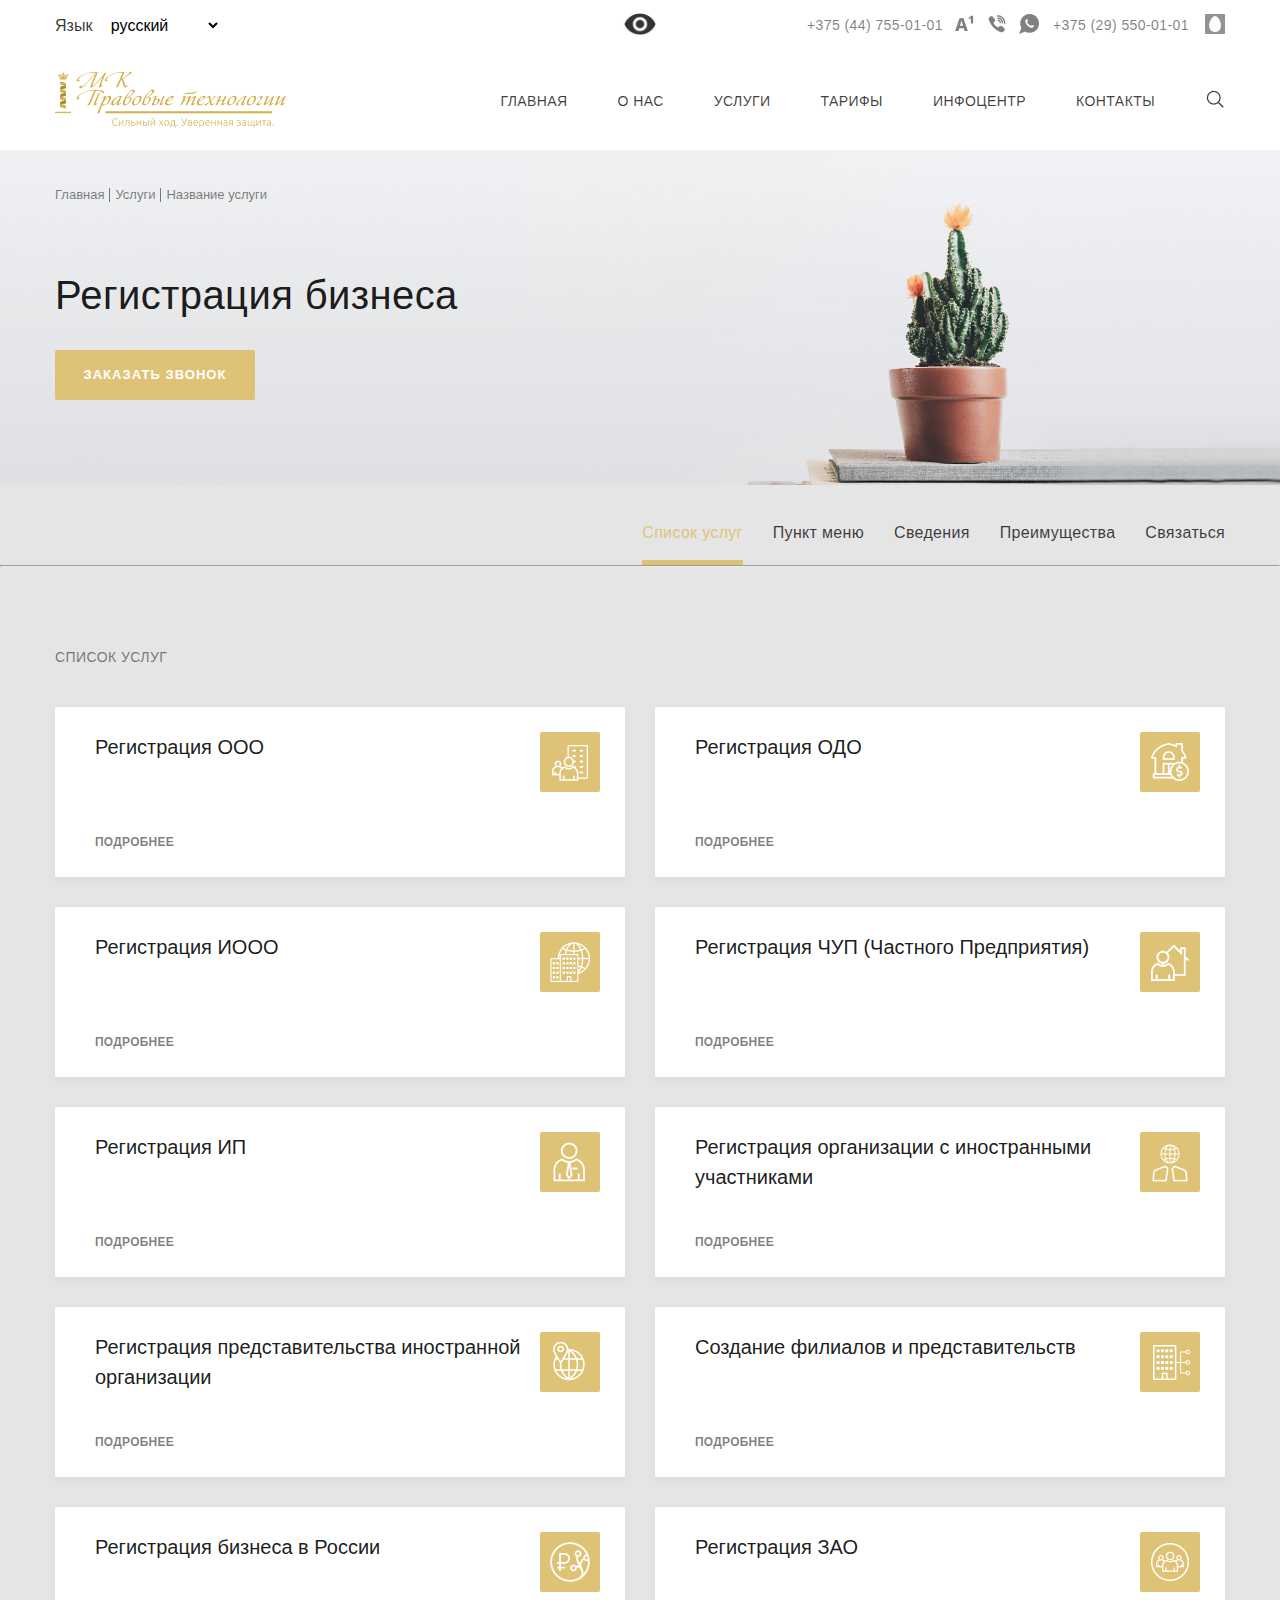
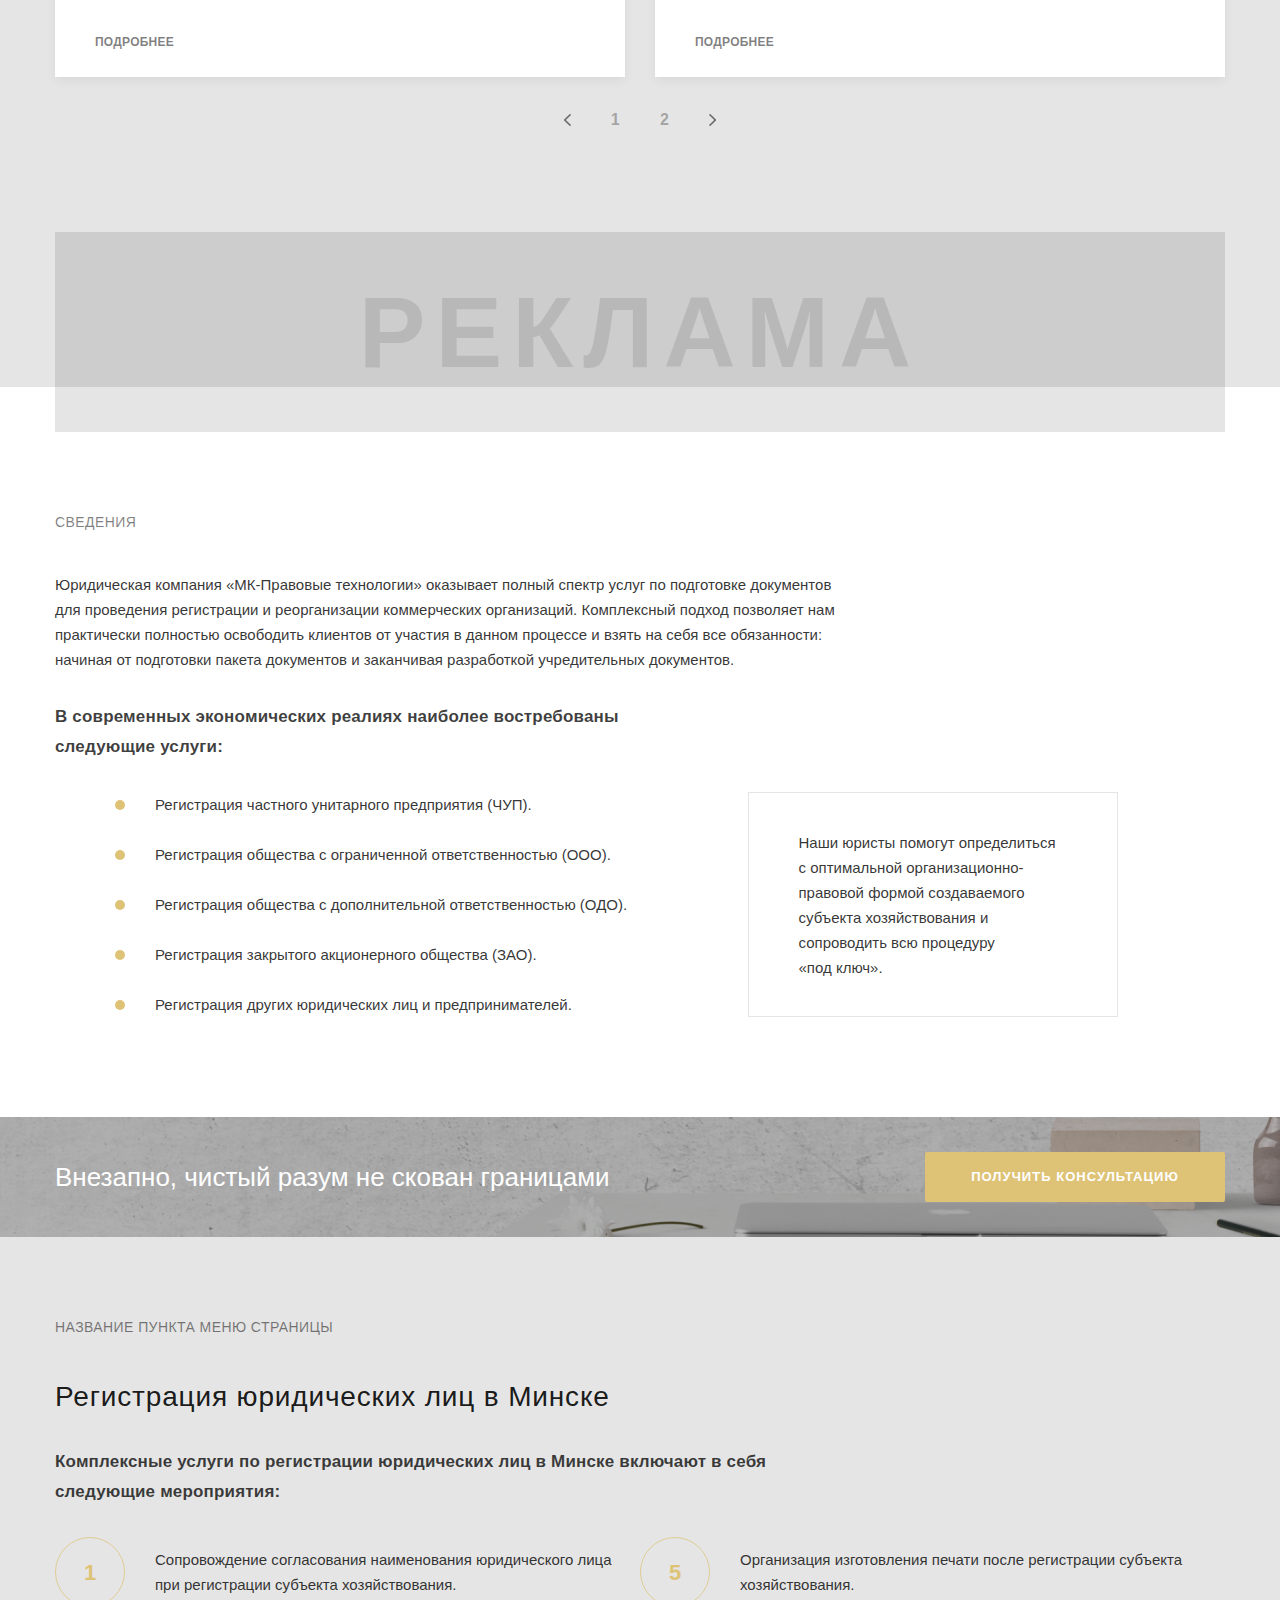
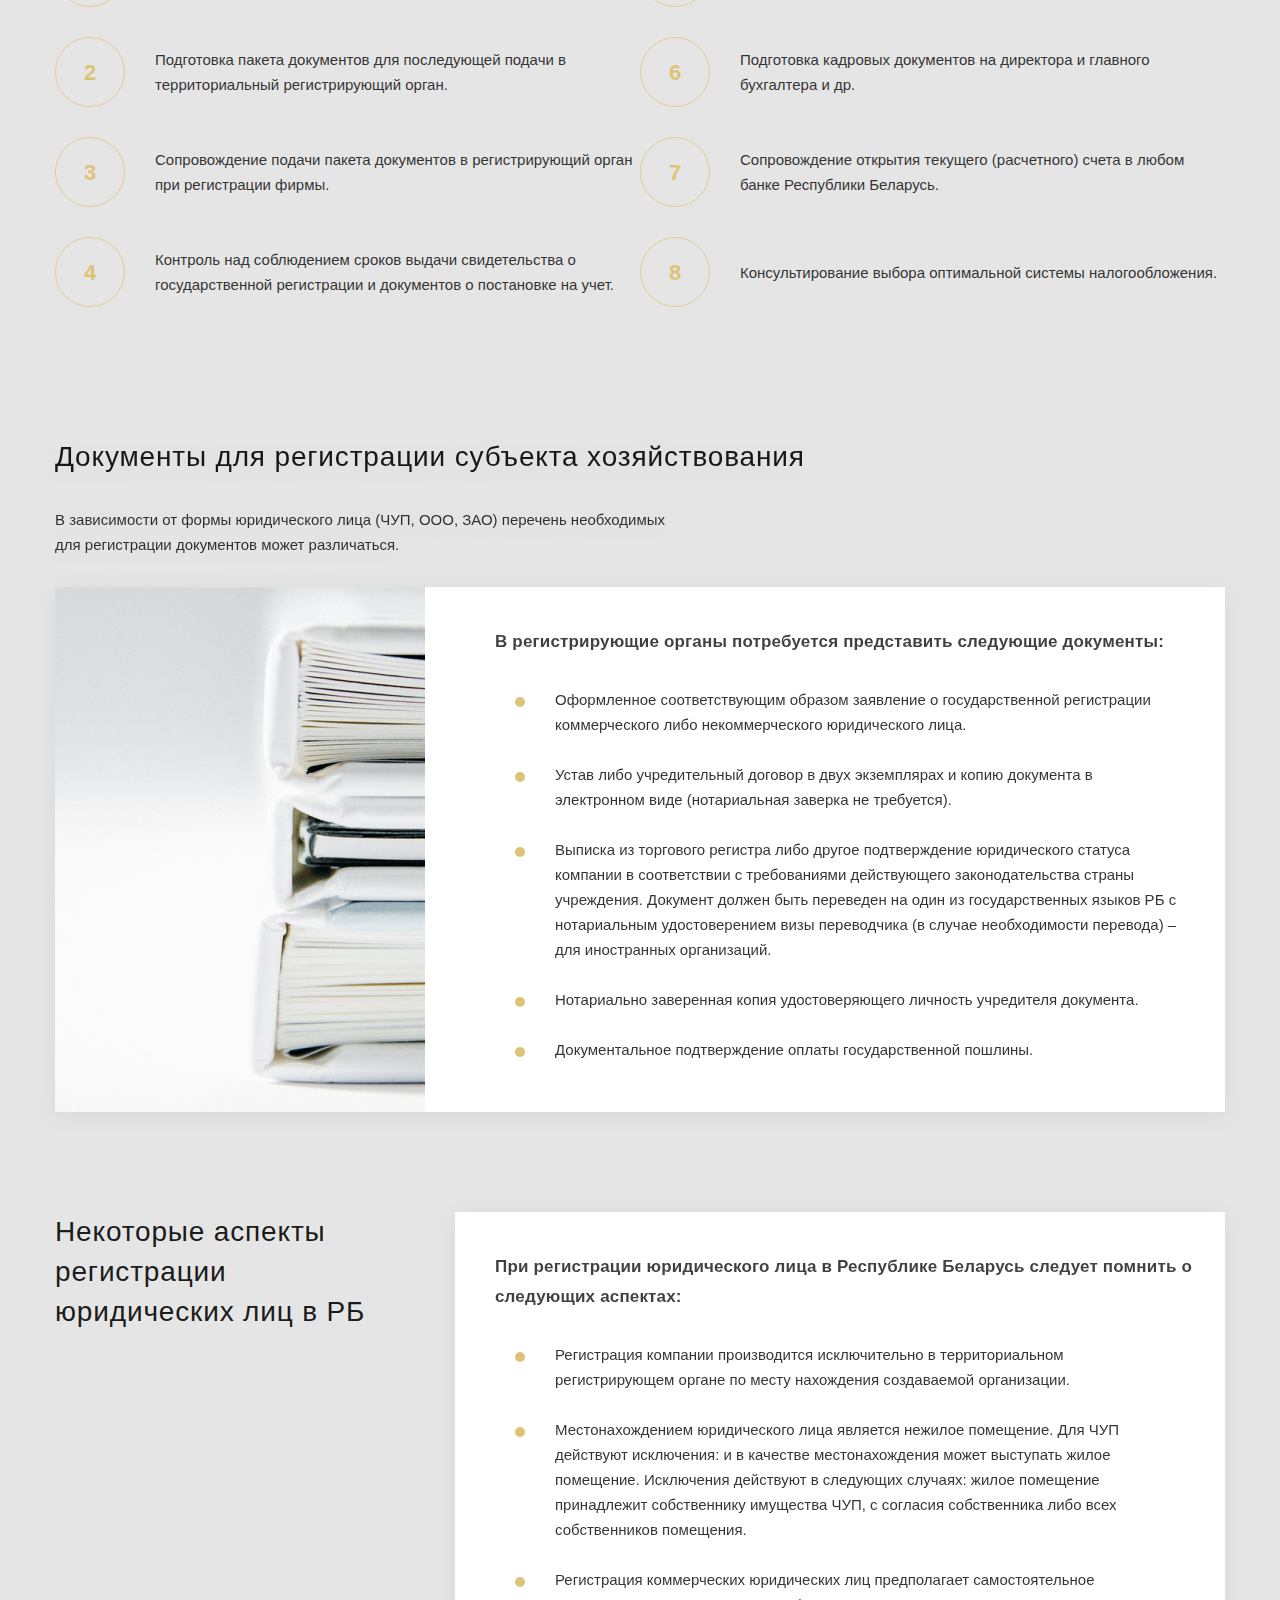
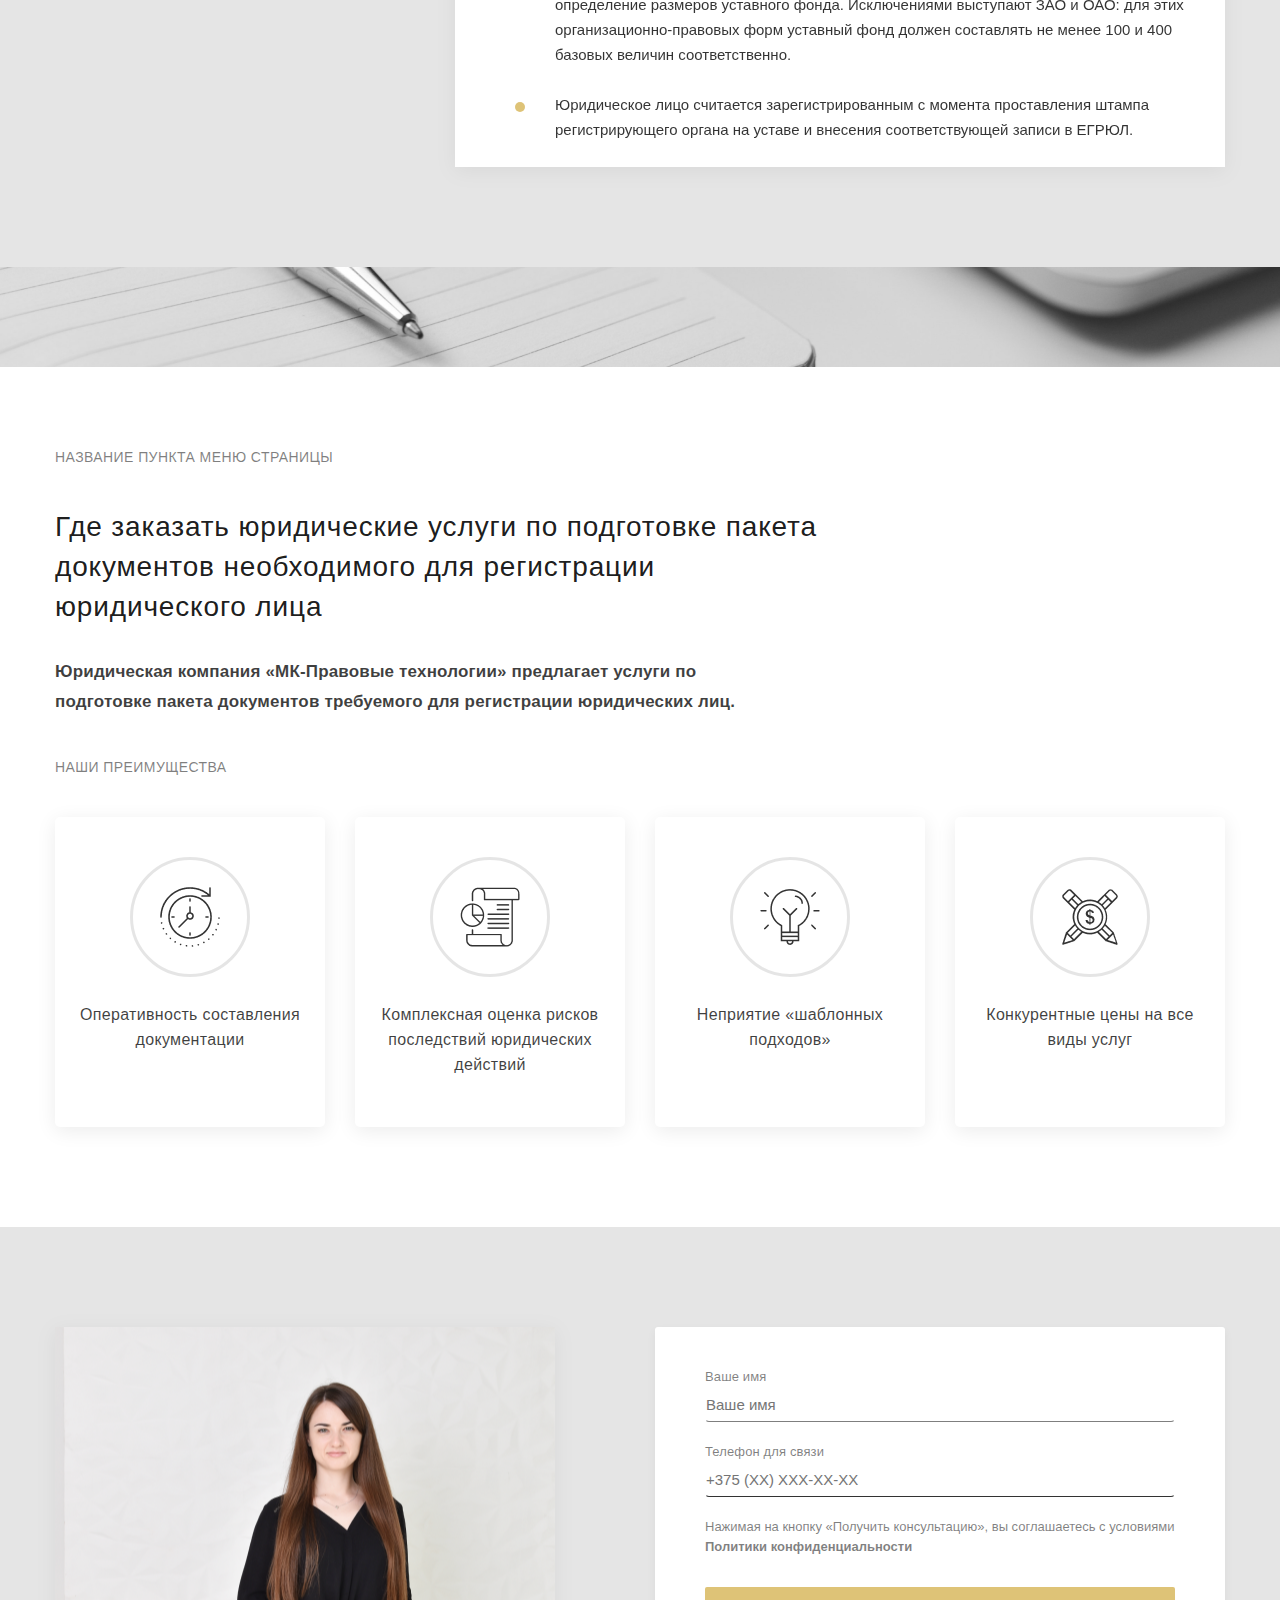
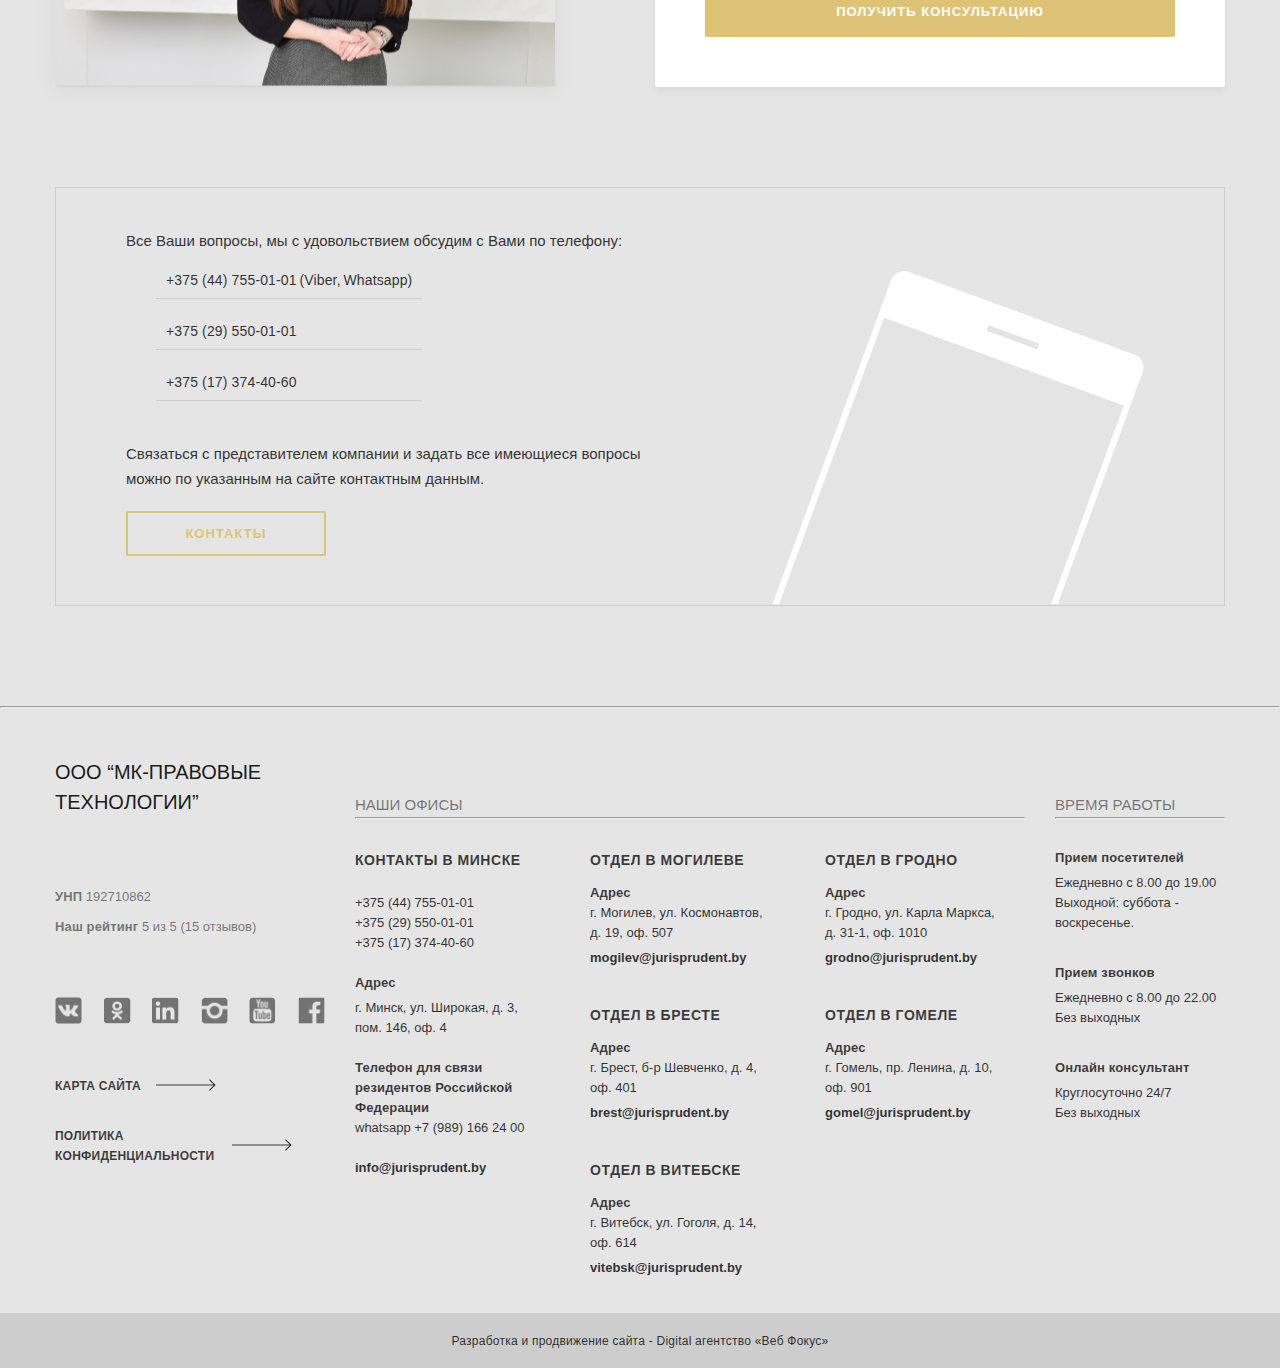
<file: business_registration.html>
<!DOCTYPE html>
<html lang="ru">

<head>
    <meta charset="UTF-8">
    <meta name="viewport" content="width=device-width, initial-scale=1.0">
    <title>Business registration</title>
    <link rel="stylesheet" href="./styles/style.css">
    <link rel="shortcut icon" href="favicon.ico" type="image/x-icon">
</head>

<body>
    <header class="header">
        <div class="container">
            <div class="header_links">
                <div class="header_links_language">
                    <label class="label_select_language" for="select_language_list">Язык </label>
                    <select class="select_language_list" id="select_language" name="select_language">
                        <option class="select_language_item" value="russian">русский</option>
                        <option class="select_language_item" value="inglish">английский</option>
                    </select>
                </div>
                <div class="version_for_the_visually_impaired" title="версия для слабовидящих">
                    <img src="./assets/img/version_for_the_visually_impaired.png"
                        alt="version for the visually impaired">
                </div>
                <div class="header_links_social">
                    <div class="phone_links first_phone">
                        <a class="phone_links_number" href="tel:+375-44-755-01-01" title="позвонить +375-44-755-01-01">
                            +375&nbsp;(44)&nbsp;755-01-01
                        </a>
                        <a class="phone_links_a1" href="tel:+375-44-755-01-01" title="позвонить +375-44-755-01-01">
                            <img class="phone_links_img" src="./assets/img/a1.png" alt="A1">
                        </a>
                        <a class="phone_links_viber" href="viber://add?number=+375-44-755-01-01"
                            title="вызов через viber +375-44-755-01-01">
                            <img class="phone_links_img" src="./assets/img/viber.png" alt="Viber">
                        </a>
                        <a class="phone_links_whatsapp" href="whatsapp://send?phone=+375-44-755-01-01"
                            title="вызов через WhatsApp +375-44-755-01-01">
                            <img class="phone_links_img" src="./assets/img/whatsapp.png" alt="WhatsApp">
                        </a>
                    </div>
                    <div class="phone_links second_phone">
                        <a class="phone_links_number" href="tel:+375-29-550-01-01" title="позвонить +375-29-550-01-01">
                            +375&nbsp;(29)&nbsp;550-01-01
                        </a>
                        <a class="phone_links_mts" href="tel:+375-29-550-01-01" title="позвонить +375-29-550-01-01">
                            <img class="phone_links_img" src="./assets/img/mts.png" alt="mts">
                        </a>
                    </div>
                </div>
            </div>
            <div class="header_menu">
                <div class="header_menu_logo">
                    <img src="./assets/img/logo.png" alt="MK Правовые технологии. Сильный уход. Уверенная защита">
                </div>
                <div class="header_menu_links">
                    <ul class="header_menu_list">
                        <li class="header_menu_item">
                            <a href="./index.html">главная</a>
                        </li>
                        <li class="header_menu_item">
                            <a href="#">о нас</a>
                        </li>
                        <li class="header_menu_item">
                            <a href="#">услуги</a>
                        </li>
                        <li class="header_menu_item">
                            <a href="#">тарифы</a>
                        </li>
                        <li class="header_menu_item">
                            <a href="#">инфоцентр</a>
                        </li>
                        <li class="header_menu_item">
                            <a href="#">контакты</a>
                        </li>
                        <li class="header_menu_item" id="search">
                            <img src="./assets/img/search.png" alt="search">
                        </li>
                    </ul>
                </div>
            </div>
        </div>
    </header> <!-- /header -->

    <div class="main">
        <div class="container">
            <ul class="breadcrumb_list">
                <li class="breadcrumb_item">
                    Главная
                </li>
                <li class="breadcrumb_item">
                    Услуги
                </li>
                <li class="breadcrumb_item">
                    Название услуги
                </li>
            </ul>
            <h2 class="main_head">
                Регистрация бизнеса
            </h2>
            <button class="main_button">
                Заказать звонок
            </button>
        </div> <!-- /container -->
    </div> <!-- /main -->

    <div class="container">
        <ul class="nav_list">
            <li class="nav_item nav_item_active">
                <a href="#list_of_services">Список услуг</a>
            </li>
            <li class="nav_item">
                <a href="#menu_item">Пункт меню</a>
            </li>
            <li class="nav_item">
                <a href="#intelligence">Сведения</a>
            </li>
            <li class="nav_item">
                <a href="#benefits">Преимущества</a>
            </li>
            <li class="nav_item">
                <a href="#contact">Связаться</a>
            </li>
        </ul>
    </div> <!-- /container -->

    <hr class="nav_line">

    <div class="container">
        <div class="registration_services">
            <h5 class="registration_services_head" id="list_of_services">список услуг</h5>
            <div class="registration_services_pages">
                <div class="registration_services_page">
                    <div class="registration_services_card">
                        <div class="registration_services_card_info">
                            <h5 class="registration_services_card_name">Регистрация ООО</h5>
                            <a class="registration_services_card_link" href="#">Подробнее</a>
                        </div>
                        <div class="registration_services_card_img">
                            <img src="./assets/img/registration_ooo.png" alt="LLC registration">
                        </div>
                    </div>

                    <div class="registration_services_card">
                        <div class="registration_services_card_info">
                            <h5 class="registration_services_card_name">Регистрация ОДО</h5>
                            <a class="registration_services_card_link" href="#">Подробнее</a>
                        </div>
                        <div class="registration_services_card_img">
                            <img src="./assets/img/registration_odo.png" alt="Registration of ALC">
                        </div>
                    </div>

                    <div class="registration_services_card">
                        <div class="registration_services_card_info">
                            <h5 class="registration_services_card_name">Регистрация ИООО</h5>
                            <a class="registration_services_card_link" href="#">Подробнее</a>
                        </div>
                        <div class="registration_services_card_img">
                            <img src="./assets/img/registration_iooo.png" alt="Registration of PSI">
                        </div>
                    </div>

                    <div class="registration_services_card">
                        <div class="registration_services_card_info">
                            <h5 class="registration_services_card_name">Регистрация ЧУП (Частного Предприятия)</h5>
                            <a class="registration_services_card_link" href="#">Подробнее</a>
                        </div>
                        <div class="registration_services_card_img">
                            <img src="./assets/img/registration_chup.png"
                                alt="Registration of a private unitary enterprise">
                        </div>
                    </div>

                    <div class="registration_services_card">
                        <div class="registration_services_card_info">
                            <h5 class="registration_services_card_name">Регистрация ИП</h5>
                            <a class="registration_services_card_link" href="#">Подробнее</a>
                        </div>
                        <div class="registration_services_card_img">
                            <img src="./assets/img/registration_ip.png" alt="IP registration">
                        </div>
                    </div>

                    <div class="registration_services_card">
                        <div class="registration_services_card_info">
                            <h5 class="registration_services_card_name">Регистрация организации с иностранными
                                участниками</h5>
                            <a class="registration_services_card_link" href="#">Подробнее</a>
                        </div>
                        <div class="registration_services_card_img">
                            <img src="./assets/img/registration_oiu.png"
                                alt="Registration of an organization with foreign participants">
                        </div>
                    </div>

                    <div class="registration_services_card">
                        <div class="registration_services_card_info">
                            <h5 class="registration_services_card_name">Регистрация представительства иностранной
                                организации</h5>
                            <a class="registration_services_card_link" href="#">Подробнее</a>
                        </div>
                        <div class="registration_services_card_img">
                            <img src="./assets/img/registration_pio.png"
                                alt="Registration of a representative office of a foreign organization">
                        </div>
                    </div>

                    <div class="registration_services_card">
                        <div class="registration_services_card_info">
                            <h5 class="registration_services_card_name">Создание филиалов и представительств</h5>
                            <a class="registration_services_card_link" href="#">Подробнее</a>
                        </div>
                        <div class="registration_services_card_img">
                            <img src="./assets/img/registration_fp.png"
                                alt="Creation of branches and representative offices">
                        </div>
                    </div>

                    <div class="registration_services_card">
                        <div class="registration_services_card_info">
                            <h5 class="registration_services_card_name">Регистрация бизнеса в России</h5>
                            <a class="registration_services_card_link" href="#">Подробнее</a>
                        </div>
                        <div class="registration_services_card_img">
                            <img src="./assets/img/registration_br.png" alt="Business registration in Russia">
                        </div>
                    </div>

                    <div class="registration_services_card">
                        <div class="registration_services_card_info">
                            <h5 class="registration_services_card_name">Регистрация ЗАО</h5>
                            <a class="registration_services_card_link" href="#">Подробнее</a>
                        </div>
                        <div class="registration_services_card_img">
                            <img src="./assets/img/registration_zao.png" alt="Registration of JSC">
                        </div>
                    </div>
                </div> <!-- /registration_services_page -->
            </div> <!-- /registration_services_pages -->

            <div class="registration_services_page_numbers">
                <div class="registration_services_page_arrow_left"></div>
                <ul class="registration_services_page_numbers_list">
                    <li class="registration_services_page_numbers_item">1</li>
                    <li class="registration_services_page_numbers_item">2</li>
                </ul>
                <div class="registration_services_page_arrow_right"></div>
            </div>
        </div> <!-- /registration_services -->

        <div class="commercial">
            Реклама
        </div>
    </div> <!-- /container -->

    <div class="information">
        <div class="container">
            <h5 class="information_head" id="intelligence">Сведения</h5>
            <p class="information_text">
                Юридическая компания «МК-Правовые технологии» оказывает полный спектр услуг по подготовке документов для
                проведения регистрации и реорганизации коммерческих организаций. Комплексный подход позволяет нам
                практически полностью освободить клиентов от участия в данном процессе и взять на себя все обязанности:
                начиная от подготовки пакета документов и заканчивая разработкой учредительных документов.
            </p>

            <div class="information_info">
                <div class="information_services">
                    <h5 class="information_services_head">
                        В современных экономических реалиях наиболее востребованы следующие услуги:
                    </h5>
                    <ul class="information_services_list">
                        <li class="information_services_item">
                            Регистрация частного унитарного предприятия (ЧУП).
                        </li>
                        <li class="information_services_item">
                            Регистрация общества с ограниченной ответственностью (ООО).
                        </li>
                        <li class="information_services_item">
                            Регистрация общества с дополнительной ответственностью (ОДО).
                        </li>
                        <li class="information_services_item">
                            Регистрация закрытого акционерного общества (ЗАО).
                        </li>
                        <li class="information_services_item">
                            Регистрация других юридических лиц и предпринимателей.
                        </li>
                    </ul>
                </div>
                <div class="information_card">
                    <div class="information_card_border">
                        <p class="information_card_text">
                            Наши юристы помогут определиться с оптимальной организационно-
                            правовой формой создаваемого субъекта хозяйствования и сопроводить всю процедуру
                            «под&nbsp;ключ».
                        </p>
                    </div>
                </div>
            </div>
        </div> <!-- /container -->
    </div> <!-- /information -->

    <div class="consultation">
        <div class="container">
            <div class="consultation_container">
                <h4 class="consultation_head">
                    Внезапно, чистый разум не скован границами
                </h4>
                <button class="consultation_button">
                    Получить консультацию
                </button>
            </div>
        </div> <!-- /container -->
    </div> <!-- /consultation -->

    <div class="container">
        <div class="registration">
            <h5 class="registration_anchor" id="menu_item">
                Название пункта меню страницы
            </h5>
            <h2 class="registration_head">
                Регистрация юридических лиц в Минске
            </h2>
            <p class="registration_text">
                Комплексные услуги по регистрации юридических лиц в Минске включают в себя следующие мероприятия:
            </p>
            <div class="registration_info">
                <ul class="registration_list">
                    <li class="registration_item">
                        <div class="registration_marker">1</div>
                        Сопровождение согласования наименования юридического лица при регистрации субъекта
                        хозяйствования.
                    </li>
                    <li class="registration_item">
                        <div class="registration_marker">2</div>
                        Подготовка пакета документов для последующей подачи
                        в территориальный регистрирующий орган.
                    </li>
                    <li class="registration_item">
                        <div class="registration_marker">3</div>
                        Сопровождение подачи пакета документов в регистрирующий орган при регистрации фирмы.
                    </li>
                    <li class="registration_item">
                        <div class="registration_marker">4</div>
                        Контроль над соблюдением сроков выдачи свидетельства о государственной регистрации и документов
                        о постановке на учет.
                    </li>
                </ul>

                <ul class="registration_list">
                    <li class="registration_item">
                        <div class="registration_marker">5</div>
                        Организация изготовления печати после регистрации субъекта хозяйствования.
                    </li>
                    <li class="registration_item">
                        <div class="registration_marker">6</div>
                        Подготовка кадровых документов на директора и главного бухгалтера и др.
                    </li>
                    <li class="registration_item">
                        <div class="registration_marker">7</div>
                        Сопровождение открытия текущего (расчетного) счета в любом банке Республики Беларусь.
                    </li>
                    <li class="registration_item">
                        <div class="registration_marker">8</div>
                        Консультирование выбора оптимальной системы налогообложения.
                    </li>
                </ul>
            </div>
        </div> <!-- /registration -->

        <div class="documents">
            <h2 class="documents_head">
                Документы для регистрации субъекта хозяйствования
            </h2>
            <p class="documents_text">
                В зависимости от формы юридического лица (ЧУП, ООО, ЗАО) перечень необходимых для&nbsp;регистрации
                документов может различаться.
            </p>
            <div class="documents_info">
                <div class="documents_info_image"></div>
                <div class="documents_info_text">
                    <h5 class="documents_info_head">
                        В регистрирующие органы потребуется представить следующие документы:
                    </h5>
                    <ul class="documents_info_list">
                        <li class="documents_info_item">
                            Оформленное соответствующим образом заявление о государственной регистрации коммерческого
                            либо некоммерческого юридического лица.
                        </li>
                        <li class="documents_info_item">
                            Устав либо учредительный договор в двух экземплярах и копию документа в электронном виде
                            (нотариальная заверка не требуется).
                        </li>
                        <li class="documents_info_item">
                            Выписка из торгового регистра либо другое подтверждение юридического статуса компании в
                            соответствии с требованиями действующего законодательства страны учреждения. Документ должен
                            быть переведен на один из государственных языков РБ с нотариальным удостоверением визы
                            переводчика (в случае необходимости перевода) – для иностранных организаций.
                        </li>
                        <li class="documents_info_item">
                            Нотариально заверенная копия удостоверяющего личность учредителя документа.
                        </li>
                        <li class="documents_info_item">
                            Документальное подтверждение оплаты государственной пошлины.
                        </li>
                    </ul>
                </div>
            </div>
        </div> <!-- /documents -->

        <div class="aspect">
            <div class="aspect_head_block">
                <h2 class="aspect_head">
                    Некоторые аспекты регистрации юридических лиц в РБ
                </h2>
            </div>

            <div class="aspect_info">
                <h5 class="aspect_text">
                    При регистрации юридического лица в Республике Беларусь следует помнить
                    о следующих аспектах:
                </h5>
                <ul class="aspect_list">
                    <li class="aspect_item">
                        Регистрация компании производится исключительно в территориальном регистрирующем органе по месту
                        нахождения создаваемой организации.
                    </li>
                    <li class="aspect_item">
                        Местонахождением юридического лица является нежилое помещение. Для ЧУП действуют исключения: и в
                        качестве местонахождения может выступать жилое помещение. Исключения действуют в следующих
                        случаях: жилое помещение принадлежит собственнику имущества ЧУП, с согласия собственника либо
                        всех собственников помещения.
                    </li>
                    <li class="aspect_item">
                        Регистрация коммерческих юридических лиц предполагает самостоятельное определение размеров
                        уставного фонда. Исключениями выступают ЗАО и ОАО: для этих организационно-правовых форм
                        уставный фонд должен составлять не менее 100 и 400 базовых величин соответственно.
                    </li>
                    <li class="aspect_item">
                        Юридическое лицо считается зарегистрированным с момента проставления штампа регистрирующего
                        органа на уставе и внесения соответствующей записи в ЕГРЮЛ.
                    </li>
                </ul>
            </div>
        </div> <!-- /aspect -->
    </div> <!-- /container -->

    <div class="picture2"></div>

    <div class="preparation">
        <div class="container">
            <h5 class="preparation_anchor">
                Название пункта меню страницы
            </h5>
            <h2 class="preparation_head">
                Где заказать юридические услуги по подготовке
                пакета документов необходимого для регистрации юридического лица
            </h2>
            <p class="preparation_text">
                Юридическая компания «МК-Правовые технологии» предлагает услуги по подготовке пакета документов
                требуемого для регистрации юридических лиц.
            </p>
            <div class="preparation_advantages">
                <h5 class="preparation_advantages_head" id="benefits">
                    Наши преимущества
                </h5>
                <div class="preparation_cards">
                    <div class="preparation_card">
                        <div class="preparation_card_image">
                            <img src="./assets/img/legal services_1.png"
                                alt="Efficiency of preparation of documentation">
                        </div>
                        <p class="preparation_card_text">
                            Оперативность составления документации
                        </p>
                    </div>

                    <div class="preparation_card">
                        <div class="preparation_card_image">
                            <img src="./assets/img/legal services_2.png"
                                alt="Comprehensive risk assessment of the consequences of legal actions">
                        </div>
                        <p class="preparation_card_text">
                            Комплексная оценка рисков последствий юридических действий
                        </p>
                    </div>

                    <div class="preparation_card">
                        <div class="preparation_card_image">
                            <img src="./assets/img/legal services_3.png" alt="Rejection of stereotyped approaches">
                        </div>
                        <p class="preparation_card_text">
                            Неприятие «шаблонных подходов»
                        </p>
                    </div>

                    <div class="preparation_card">
                        <div class="preparation_card_image">
                            <img src="./assets/img/legal services_4.png"
                                alt="Competitive prices for all types of services">
                        </div>
                        <p class="preparation_card_text">
                            Конкурентные цены на все виды услуг
                        </p>
                    </div>
                </div>
            </div>
        </div> <!-- /container -->
    </div> <!-- /preparation -->

    <div class="container">
        <div class="cooperation">
            <div class="cooperation_image">
            </div>

            <form class="cooperation_form" action="">
                <label class="cooperation_form_name_label" for="name">Ваше имя</label>
                <input class="cooperation_form_name" id="name" type="text" name="name" placeholder="Ваше имя">

                <label class="cooperation_form_phone_label" for="phone">Телефон для связи</label>
                <input class="cooperation_form_phone" id="phone" type="tel" name="phone"
                    placeholder="+375 (XX) XXX-XX-XX">

                <p class="cooperation_form_warning">
                    Нажимая на кнопку «Получить консультацию», вы соглашаетесь с условиями <a
                        class="cooperation_form_link" href="#">Политики конфиденциальности</a>
                </p>

                <input class="cooperation_form_button" type="submit" value="Получить консультацию">
            </form>
        </div> <!-- /cooperation -->

        <div class="connection">
            <div class="connection_info">
                <p class="connection_text" id="contact">
                    Все Ваши вопросы, мы с удовольствием обсудим с Вами по телефону:
                </p>
                <ul class="connection_list">
                    <li class="connection_item">
                        <a href="tel:+375-44-755-01-01" title="позвонить +375-44-755-01-01">
                            +375&nbsp;(44)&nbsp;755-01-01
                        </a>
                        <a href="viber://add?number=+375-44-755-01-01" title="вызов через viber +375-44-755-01-01">
                            (Viber,
                        </a>
                        <a href="whatsapp://send?phone=+375-44-755-01-01"
                            title="вызов через WhatsApp +375-44-755-01-01">
                            Whatsapp)
                        </a>
                    </li>
                    <li class="connection_item">
                        <a href="tel:+375-29-550-01-01" title="позвонить +375 (29) 550-01-01">
                            +375&nbsp;(29)&nbsp;550-01-01
                        </a>
                    </li>
                    <li class="connection_item">
                        <a href="tel:+375-17-374-40-60" title="позвонить +375 (17) 374-40-60">
                            +375&nbsp;(17)&nbsp;374-40-60
                        </a>
                    </li>
                </ul>
                <p class="connection_text_bold">
                    Связаться с представителем компании и задать все имеющиеся вопросы можно по указанным на сайте
                    контактным данным.
                </p>
                <button class="connection_button">
                    Контакты
                </button>
            </div>
            <div class="connection_image"></div>

        </div> <!-- /connection -->
    </div> <!-- /container -->

    <hr class="footer_line">

    <div class="container">
        <footer class="footer">
            <div class="footer_links">
                <h5 class="footer_links_head">ООО “МК-ПРАВОВЫЕ ТЕХНОЛОГИИ”</h5>
                <p class="footer_links_unp">
                    <span class="footer_links_unp_bold"><b>УНП</b></span>
                    192710862
                </p>
                <p class="footer_links_rating">
                    <span class="footer_links_rating_bold"><b>Наш рейтинг</b></span>
                    5 из 5 (15 отзывов)
                </p>
                <div class="footer_links_social">
                    <a class="footer_social_link" href="https://vk.com/jurisprudent_by" title="перейти на VK">
                        <img src="./assets/img/vk.png" alt="VK.com">
                    </a>
                    <a class="footer_social_link" href="https://ok.ru/group/56436195721452"
                        title="перейти на Одноклассники">
                        <img src="./assets/img/odnokl.png" alt="OK.ru">
                    </a>
                    <a class="footer_social_link" href="https://www.linkedin.com/groups/8780234/"
                        title="перейти на linkedIn">
                        <img src="./assets/img/in.png" alt="linkedin.com">
                    </a>
                    <a class="footer_social_link" href="https://www.instagram.com/jurisprudent.by/"
                        title="перейти на instagram">
                        <img src="./assets/img/instagr.png" alt="instagram.com">
                    </a>
                    <a class="footer_social_link" href="https://www.youtube.com/channel/UCyq8oJkkMILcI8F53AWe_xA/videos"
                        title="перейти на youtube">
                        <img src="./assets/img/youtube.png" alt="youtube.com">
                    </a>
                    <a class="footer_social_link" href="https://www.facebook.com/jurisprudent.by/"
                        title="перейти на facebook">
                        <img src="./assets/img/facebook.png" alt="facebook.com">
                    </a>
                </div>
                <a class="footer_links_map">
                    <p class="footer_links_map_text">
                        <b>Карта сайта</b>
                    </p>
                    <div class="footer_links_map_arrow">
                        <img src="./assets/img/arrow.png" alt="arrow">
                    </div>
                </a>
                <a class="footer_links_politics">
                    <p class="footer_links_politics_text">
                        <b>Политика конфиденциальности</b>
                    </p>
                    <div class="footer_links_politics_arrow">
                        <img src="./assets/img/arrow.png" alt="arrow">
                    </div>
                </a>
            </div>

            <div class="footer_office">
                <h5 class="footer_office_head">
                    Наши офисы
                </h5>
                <hr class="footer_office_line">
                <div class="footer_offices">
                    <div class="footer_office_main">
                        <p class="footer_office_main_contact">
                            <b>Контакты в Минске</b>
                        </p>
                        <p class="footer_office_main_phone">
                            <a href="tel:+375-44-755-01-01" title="позвонить +375-44-755-01-01">
                                +375&nbsp;(44)&nbsp;755-01-01
                            </a>
                        </p>
                        <p class="footer_office_main_phone">
                            <a href="tel:+375-29-550-01-01" title="позвонить +375-29-550-01-01">
                                +375&nbsp;(29)&nbsp;550-01-01
                            </a>
                        </p>
                        <p class="footer_office_main_phone">
                            <a href="tel:+375-17-374-40-60" title="позвонить +375-17-374-40-60">
                                +375&nbsp;(17)&nbsp;374-40-60
                            </a>
                        </p>
                        <p class="footer_office_address_name">
                            <b>Адрес</b>
                        </p>
                        <p class="footer_office_address">
                            г. Минск, ул.&nbsp;Широкая, д.&nbsp;3, пом.&nbsp;146, оф.&nbsp;4
                        </p>
                        <p class="footer_office_phone_for_residents">
                            <b>Телефон для связи резидентов Российской Федерации</b>
                        </p>
                        <p class="footer_office_phone_for_residents_number">
                            <a href="whatsapp://send?phone= +7-989-166-24-00"
                                title="вызов через WhatsApp +7 (989) 166 24 00">
                                whatsapp +7&nbsp;(989)&nbsp;166&nbsp;24&nbsp;00
                            </a>
                        </p>
                        <p class="footer_office_email">
                            <a href="mailto:info@jurisprudent.by" title="отправить письмо на info@jurisprudent.by">
                                <b>info@jurisprudent.by</b>
                            </a>
                        </p>
                    </div>

                    <div class="footer_office_secondary_column">
                        <div class="footer_office_secondary_card">
                            <h5 class="footer_office_secondary_name">
                                <b>Отдел в Могилеве</b>
                            </h5>
                            <p class="footer_office_secondary_address_name">
                                <b>Адрес</b>
                            </p>
                            <p class="footer_office_secondary_address">
                                г. Могилев, ул.&nbsp;Космонавтов, д.&nbsp;19, оф.&nbsp;507
                            </p>
                            <p class="footer_office_secondary_email">
                                <a href="mailto:mogilev@jurisprudent.by"
                                    title="отправить письмо на mogilev@jurisprudent.by">
                                    <b>mogilev@jurisprudent.by</b>
                                </a>
                            </p>
                        </div>

                        <div class="footer_office_secondary_card">
                            <h5 class="footer_office_secondary_name">
                                <b>Отдел в Бресте</b>
                            </h5>
                            <p class="footer_office_secondary_address_name">
                                <b>Адрес</b>
                            </p>
                            <p class="footer_office_secondary_address">
                                г. Брест, б-р&nbsp;Шевченко, д.&nbsp;4, оф.&nbsp;401
                            </p>
                            <p class="footer_office_secondary_email">
                                <a href="mailto:brest@jurisprudent.by"
                                    title="отправить письмо на brest@jurisprudent.by">
                                    <b>brest@jurisprudent.by</b>
                                </a>
                            </p>
                        </div>

                        <div class="footer_office_secondary_card">
                            <h5 class="footer_office_secondary_name">
                                <b>Отдел в Витебске</b>
                            </h5>
                            <p class="footer_office_secondary_address_name">
                                <b>Адрес</b>
                            </p>
                            <p class="footer_office_secondary_address">
                                г. Витебск, ул.&nbsp;Гоголя, д.&nbsp;14, оф.&nbsp;614
                            </p>
                            <p class="footer_office_secondary_email">
                                <a href="mailto:vitebsk@jurisprudent.by"
                                    title="отправить письмо на vitebsk@jurisprudent.by">
                                    <b>vitebsk@jurisprudent.by</b>
                                </a>
                            </p>
                        </div>
                    </div>

                    <div class="footer_office_secondary_column">
                        <div class="footer_office_secondary_card">
                            <h5 class="footer_office_secondary_name">
                                <b>Отдел в Гродно</b>
                            </h5>
                            <p class="footer_office_secondary_address_name">
                                <b>Адрес</b>
                            </p>
                            <p class="footer_office_secondary_address">
                                г. Гродно, ул.&nbsp;Карла&nbsp;Маркса, д.&nbsp;31-1, оф.&nbsp;1010
                            </p>
                            <p class="footer_office_secondary_email">
                                <a href="mailto:grodno@jurisprudent.by"
                                    title="отправить письмо на grodno@jurisprudent.by">
                                    <b>grodno@jurisprudent.by</b>
                                </a>
                            </p>
                        </div>

                        <div class="footer_office_secondary_card">
                            <h5 class="footer_office_secondary_name">
                                <b>Отдел в Гомеле</b>
                            </h5>
                            <p class="footer_office_secondary_address_name">
                                <b>Адрес</b>
                            </p>
                            <p class="footer_office_secondary_address">
                                г. Гомель, пр.&nbsp;Ленина, д.&nbsp;10, оф.&nbsp;901
                            </p>
                            <p class="footer_office_secondary_email">
                                <a href="mailto:gomel@jurisprudent.by"
                                    title="отправить письмо на gomel@jurisprudent.by">
                                    <b>gomel@jurisprudent.by</b>
                                </a>
                            </p>
                        </div>
                    </div>
                </div>
            </div>

            <div class="footer_time">
                <h5 class="footer_time_head">
                    Время работы
                </h5>
                <hr class="footer_time_line">

                <div class="footer_time_card">
                    <p class="footer_time_heading">
                        <b>Прием посетителей</b>
                    </p>
                    <p class="footer_time_text">
                        Ежедневно с 8.00 до 19.00
                    </p>
                    <p class="footer_time_text">
                        Выходной: суббота - воскресенье.
                    </p>
                </div>

                <div class="footer_time_card">
                    <p class="footer_time_heading">
                        <b>Прием звонков</b>
                    </p>
                    <p class="footer_time_text">
                        Ежедневно с 8.00 до 22.00
                    </p>
                    <p class="footer_time_text">
                        Без выходных
                    </p>
                </div>

                <div class="footer_time_card">
                    <p class="footer_time_heading">
                        <b>Онлайн консультант</b>
                    </p>
                    <p class="footer_time_text">
                        Круглосуточно 24/7
                    </p>
                    <p class="footer_time_text">
                        Без выходных
                    </p>
                </div>
            </div>
        </footer> <!-- /footer -->
    </div> <!-- /container -->

    <div class="banner">
        <h5 class="banner_text">
            Разработка и продвижение сайта - Digital агентство «Веб Фокус»
        </h5>
    </div>
</body>

</html>
</file>
<file: styles/style.css>
@use './font';
* {
  -webkit-box-sizing: border-box;
          box-sizing: border-box;
  margin: 0;
  padding: 0;
}

html,
body {
  position: relative;
  width: 100%;
  height: 100%;
  margin: 0;
  padding: 0;
  font-size: 10px;
  font-family: "Lato_Regular", sans-serif;
  color: rgba(0, 0, 0, 0.8);
  background-color: #E5E5E5;
}

button {
  border-radius: 2px;
  border: 0;
  outline: 0;
  text-transform: uppercase;
  cursor: pointer;
}

a {
  text-decoration: none;
  cursor: pointer;
}

li {
  list-style: none;
}

.container {
  position: relative;
  max-width: 1170px;
  width: 100%;
  margin: 0 auto;
}

.header {
  display: -webkit-box;
  display: -ms-flexbox;
  display: flex;
  width: 100%;
  height: 150px;
  padding: 15px 0;
  -ms-flex-wrap: wrap;
      flex-wrap: wrap;
  background-color: #FFFFFF;
}

.header_links,
.header_menu {
  position: relative;
  display: -webkit-box;
  display: -ms-flexbox;
  display: flex;
  width: 100%;
  -webkit-box-align: center;
      -ms-flex-align: center;
          align-items: center;
  -webkit-box-pack: justify;
      -ms-flex-pack: justify;
          justify-content: space-between;
}

.header_links {
  height: 20px;
  margin-bottom: 35px;
}

.header_menu {
  margin-bottom: 20px;
}

.header_links_language {
  font-family: "Source_Sans_Pro_Light", sans-serif;
  font-size: 16px;
  font-style: normal;
  font-weight: 300;
  line-height: 20px;
  letter-spacing: 0em;
  text-align: left;
}

.select_language_list,
.select_language_item {
  padding: 10px;
  font-family: "Source_Sans_Pro_Regular", sans-serif;
  font-size: 16px;
  font-style: normal;
  font-weight: 400;
  line-height: 20px;
  letter-spacing: 0em;
  text-align: left;
  border: 0;
  outline: 0;
  background-color: transparent;
  cursor: pointer;
}

.version_for_the_visually_impaired {
  position: absolute;
  top: 50%;
  left: 50%;
  margin-right: -50%;
  -webkit-transform: translate(-50%, -50%);
          transform: translate(-50%, -50%);
  cursor: pointer;
}

.version_for_the_visually_impaired img {
  height: 21.875px;
  width: 32.08333206176758px;
}

.header_links_social,
.phone_links {
  display: -webkit-box;
  display: -ms-flexbox;
  display: flex;
  -webkit-box-align: center;
      -ms-flex-align: center;
          align-items: center;
}

.first_phone {
  width: 232px;
  display: -webkit-box;
  display: -ms-flexbox;
  display: flex;
  -webkit-box-orient: horizontal;
  -webkit-box-direction: normal;
      -ms-flex-direction: row;
          flex-direction: row;
  -webkit-box-align: center;
      -ms-flex-align: center;
          align-items: center;
  -webkit-box-pack: justify;
      -ms-flex-pack: justify;
          justify-content: space-between;
  margin-right: 14px;
}

.second_phone {
  display: -webkit-box;
  display: -ms-flexbox;
  display: flex;
  -webkit-box-orient: horizontal;
  -webkit-box-direction: normal;
      -ms-flex-direction: row;
          flex-direction: row;
  width: 172px;
  -webkit-box-align: center;
      -ms-flex-align: center;
          align-items: center;
  -webkit-box-pack: justify;
      -ms-flex-pack: justify;
          justify-content: space-between;
}

.phone_links_number {
  font-family: "Commissioner_Regular", sans-serif;
  font-size: 14px;
  font-style: normal;
  font-weight: 400;
  line-height: 20px;
  letter-spacing: 0.03em;
  text-align: center;
  color: rgba(0, 0, 0, 0.5);
  text-decoration: none;
}

.header_menu_list {
  display: -webkit-box;
  display: -ms-flexbox;
  display: flex;
  -webkit-box-align: center;
      -ms-flex-align: center;
          align-items: center;
}

.header_menu_item {
  margin-left: 50px;
  list-style-type: none;
  font-family: "Commissioner_Regular", sans-serif;
  font-size: 14px;
  font-style: normal;
  font-weight: 500;
  line-height: 20px;
  letter-spacing: 0.03em;
  text-align: left;
  text-transform: uppercase;
  color: rgba(0, 0, 0, 0.75);
  cursor: pointer;
}

.header_menu_item a {
  color: rgba(0, 0, 0, 0.75);
  text-decoration: none;
}

.main_slider {
  position: absolute;
  overflow: hidden;
  width: 100%;
  height: 650px;
  left: 0px;
  top: 150px;
  /*background-image: url('./../assets/img/slide_1.png');
    background-position: center center;
    background-repeat: no-repeat no-repeat;
    background-size: auto;*/
}

.main_slider .container {
  height: 100%;
}

.main_slider_first_item {
  background-image: url("./../assets/img/slide_1.png");
  background-position: center center;
  background-repeat: no-repeat no-repeat;
  background-size: auto;
}

.main_slider_second_item {
  background-image: url("./../assets/img/slide_2.png");
  background-position: center center;
  background-repeat: no-repeat no-repeat;
  background-size: auto;
}

.main_slider_third_item {
  background-image: url("./../assets/img/slide_3.png");
  background-position: center center;
  background-repeat: no-repeat no-repeat;
  background-size: auto;
}

.main_slider_fourth_item {
  background-image: url("./../assets/img/slide_4.png");
  background-position: center center;
  background-repeat: no-repeat no-repeat;
  background-size: auto;
}

.main_slider_fifth_item {
  background-image: url("./../assets/img/slide_5.png");
  background-position: center center;
  background-repeat: no-repeat no-repeat;
  background-size: auto;
}

.main_slider_wrapper {
  display: -webkit-box;
  display: -ms-flexbox;
  display: flex;
  height: 100%;
  -webkit-transition: -webkit-transform 0.7s ease;
  transition: -webkit-transform 0.7s ease;
  transition: transform 0.7s ease;
  transition: transform 0.7s ease, -webkit-transform 0.7s ease;
}

.main_slider_item {
  -webkit-box-flex: 0;
      -ms-flex: 0 0 100%;
          flex: 0 0 100%;
  max-width: 100%;
  height: 100%;
}

#container_main_slider {
  height: 60px;
  margin-top: -6%;
}

.main_slider_content {
  display: -webkit-box;
  display: -ms-flexbox;
  display: flex;
  width: 50%;
  height: 100%;
  margin-top: -43px;
  -webkit-box-orient: vertical;
  -webkit-box-direction: normal;
      -ms-flex-direction: column;
          flex-direction: column;
  -ms-flex-item-align: self-start;
      align-self: self-start;
  -webkit-box-align: start;
      -ms-flex-align: start;
          align-items: flex-start;
  -webkit-box-pack: center;
      -ms-flex-pack: center;
          justify-content: center;
}

.main_slider_head {
  margin-bottom: 20px;
  font-family: "Commissioner_Regular", sans-serif;
  font-size: 40px;
  font-style: normal;
  font-weight: 400;
  line-height: 50px;
  letter-spacing: 0.01em;
  text-align: left;
  color: rgba(0, 0, 0, 0.9);
}

.main_slider_title {
  margin-bottom: 50px;
  font-family: "Lato_Light", sans-serif;
  font-size: 15px;
  font-style: normal;
  font-weight: 300;
  line-height: 25px;
  letter-spacing: 0em;
  text-align: left;
  color: rgba(0, 0, 0, 0.8);
}

.main_slider_button {
  width: 200px;
  height: 45px;
  font-family: "Commissioner_Bold", sans-serif;
  font-size: 13px;
  font-style: normal;
  font-weight: 700;
  line-height: 30px;
  letter-spacing: 0.08em;
  text-align: center;
  color: #FFFFFF;
  text-transform: uppercase;
  border-radius: 2px;
  border: 0;
  outline: 0;
  background-color: #DEC377;
  cursor: pointer;
}

.main_slider_arrow_left,
.main_slider_arrow_right {
  position: absolute;
  top: auto;
  right: auto;
  bottom: 100px;
  display: -webkit-box;
  display: -ms-flexbox;
  display: flex;
  width: 60px;
  height: 60px;
  -webkit-box-align: center;
      -ms-flex-align: center;
          align-items: center;
  -webkit-box-pack: center;
      -ms-flex-pack: center;
          justify-content: center;
  cursor: pointer;
}

.main_slider_arrow_left {
  left: 0px;
}

.main_slider_arrow_right {
  left: 60px;
}

.features {
  display: -webkit-box;
  display: -ms-flexbox;
  display: flex;
  margin-top: 560px;
  -webkit-box-pack: justify;
      -ms-flex-pack: justify;
          justify-content: space-between;
}

.features_card {
  display: -webkit-box;
  display: -ms-flexbox;
  display: flex;
  width: 270px;
  height: 285px;
  padding: 40px 0px 0px 0px;
  -webkit-box-orient: vertical;
  -webkit-box-direction: normal;
      -ms-flex-direction: column;
          flex-direction: column;
  -webkit-box-align: center;
      -ms-flex-align: center;
          align-items: center;
  -webkit-box-flex: 0;
      -ms-flex: none;
          flex: none;
  -webkit-box-ordinal-group: 1;
      -ms-flex-order: 0;
          order: 0;
  -ms-flex-item-align: start;
      align-self: flex-start;
  -ms-flex-positive: 0;
      flex-grow: 0;
  background: #FFFFFF;
  -webkit-box-shadow: 0px 4px 20px rgba(0, 0, 0, 0.08);
          box-shadow: 0px 4px 20px rgba(0, 0, 0, 0.08);
  z-index: 2;
}

.features_card_img {
  display: -webkit-box;
  display: -ms-flexbox;
  display: flex;
  width: 120px;
  height: 120px;
  margin-bottom: 25px;
  -webkit-box-align: center;
      -ms-flex-align: center;
          align-items: center;
  -webkit-box-pack: center;
      -ms-flex-pack: center;
          justify-content: center;
  border-radius: 100%;
  border: 3px solid rgba(0, 0, 0, 0.1);
}

.features_card_img img {
  width: 60px;
  height: 60px;
}

.features_card_title {
  width: 230px;
  font-family: "Lato_Regular", sans-serif;
  font-size: 16px;
  font-style: normal;
  font-weight: 400;
  line-height: 25px;
  letter-spacing: 0.02em;
  text-align: center;
  color: rgba(0, 0, 0, 0.75);
}

.legal_support_business {
  margin-top: 100px;
  padding: 50px 0 35px 70px;
  background-color: #FFFFFF;
  background-image: url("./../assets/img/technology.png");
  background-position: center right;
  background-repeat: no-repeat no-repeat;
  background-size: auto;
  -webkit-box-shadow: 0px 4px 10px rgba(0, 0, 0, 0.05);
          box-shadow: 0px 4px 10px rgba(0, 0, 0, 0.05);
}

.legal_support_business_context {
  display: -webkit-box;
  display: -ms-flexbox;
  display: flex;
  -webkit-box-orient: vertical;
  -webkit-box-direction: normal;
      -ms-flex-direction: column;
          flex-direction: column;
}

.legal_support_business_head {
  width: 540px;
  font-family: "Commissioner_Regular", sans-serif;
  font-size: 28px;
  font-style: normal;
  font-weight: 400;
  line-height: 40px;
  letter-spacing: 0.03em;
  text-align: left;
  color: rgba(0, 0, 0, 0.9);
}

.legal_support_business_text {
  width: 451px;
  font-family: "Lato_Light", sans-serif;
  font-size: 15px;
  font-style: normal;
  font-weight: 300;
  line-height: 25px;
  letter-spacing: 0em;
  text-align: left;
  color: rgba(0, 0, 0, 0.8);
}

.activities {
  display: -webkit-box;
  display: -ms-flexbox;
  display: flex;
  margin-top: 100px;
  -webkit-box-orient: vertical;
  -webkit-box-direction: normal;
      -ms-flex-direction: column;
          flex-direction: column;
  -webkit-box-align: start;
      -ms-flex-align: start;
          align-items: flex-start;
}

.activities_head {
  margin-bottom: 35px;
  font-family: "Commissioner_Regular", sans-serif;
  font-size: 28px;
  font-style: normal;
  font-weight: 400;
  line-height: 40px;
  letter-spacing: 0.03em;
  text-align: left;
  color: rgba(0, 0, 0, 0.9);
}

.activities_cards {
  display: -webkit-box;
  display: -ms-flexbox;
  display: flex;
  -webkit-box-orient: horizontal;
  -webkit-box-direction: normal;
      -ms-flex-direction: row;
          flex-direction: row;
  -ms-flex-wrap: wrap;
      flex-wrap: wrap;
  -webkit-box-pack: justify;
      -ms-flex-pack: justify;
          justify-content: space-between;
}

.activities_card {
  display: -webkit-box;
  display: -ms-flexbox;
  display: flex;
  width: 370px;
  height: 140px;
  margin-bottom: 30px;
  padding: 25px 15px 25px 40px;
  -webkit-box-orient: horizontal;
  -webkit-box-direction: normal;
      -ms-flex-direction: row;
          flex-direction: row;
  -webkit-box-pack: justify;
      -ms-flex-pack: justify;
          justify-content: space-between;
  background-color: #FFFFFF;
  -webkit-box-shadow: 0px 4px 10px rgba(0, 0, 0, 0.05);
          box-shadow: 0px 4px 10px rgba(0, 0, 0, 0.05);
}

.activities_card_content {
  display: -webkit-box;
  display: -ms-flexbox;
  display: flex;
  -webkit-box-orient: vertical;
  -webkit-box-direction: normal;
      -ms-flex-direction: column;
          flex-direction: column;
  -webkit-box-pack: justify;
      -ms-flex-pack: justify;
          justify-content: space-between;
}

.activities_card_name {
  width: 180px;
  font-family: "Commissioner_Regular", sans-serif;
  font-size: 20px;
  font-style: normal;
  font-weight: 400;
  line-height: 30px;
  letter-spacing: 0em;
  text-align: left;
  color: rgba(0, 0, 0, 0.9);
}

.activities_card_link {
  font-family: "Lato_Regular", sans-serif;
  font-size: 12px;
  font-style: normal;
  font-weight: 600;
  line-height: 20px;
  letter-spacing: 0.02em;
  text-align: left;
  color: rgba(0, 0, 0, 0.5);
  text-decoration: none;
  text-transform: uppercase;
}

.activities_card_img {
  display: -webkit-box;
  display: -ms-flexbox;
  display: flex;
  height: 80px;
  width: 80px;
  margin-left: -10px;
  margin-top: -10px;
  -webkit-box-pack: center;
      -ms-flex-pack: center;
          justify-content: center;
  -webkit-box-align: center;
      -ms-flex-align: center;
          align-items: center;
  border-radius: 100%;
  border: 1px solid rgba(0, 0, 0, 0.1);
}

.activities_button {
  width: 200px;
  height: 45px;
  margin-top: 10px;
  font-family: "Commissioner_Bold", sans-serif;
  font-size: 13px;
  font-style: normal;
  font-weight: 700;
  line-height: 30px;
  letter-spacing: 0.08em;
  text-align: center;
  color: #FFFFFF;
  background-color: #DEC377;
}

.activities_description {
  display: -webkit-box;
  display: -ms-flexbox;
  display: flex;
  margin-top: 100px;
}

.activities_description_head {
  display: -webkit-box;
  display: -ms-flexbox;
  display: flex;
  width: 370px;
  height: 100%;
  margin-right: 30px;
  -webkit-box-orient: horizontal;
  -webkit-box-direction: normal;
      -ms-flex-direction: row;
          flex-direction: row;
  -ms-flex-negative: 0;
      flex-shrink: 0;
}

.activities_description_head h2 {
  font-family: "Commissioner_Regular", sans-serif;
  font-size: 28px;
  font-style: normal;
  font-weight: 400;
  line-height: 40px;
  letter-spacing: 0.03em;
  text-align: left;
  color: rgba(0, 0, 0, 0.9);
}

.activities_description_text {
  display: -webkit-box;
  display: -ms-flexbox;
  display: flex;
  -ms-flex-wrap: wrap;
      flex-wrap: wrap;
  -webkit-box-orient: vertical;
  -webkit-box-direction: normal;
      -ms-flex-direction: column;
          flex-direction: column;
}

.activities_description_text p {
  font-family: "Lato_Light", sans-serif;
  font-size: 15px;
  font-style: normal;
  font-weight: 300;
  line-height: 25px;
  letter-spacing: 0em;
  text-align: left;
  color: rgba(0, 0, 0, 0.8);
}

.activities_slider_container {
  position: relative;
  width: 100%;
  height: auto;
}

.activities_slider {
  position: relative;
  overflow: hidden;
  width: 100%;
  height: 560px;
  margin-top: 60px;
}

.activities_slider_wrapper {
  display: -webkit-box;
  display: -ms-flexbox;
  display: flex;
  height: 100%;
  -webkit-transition: -webkit-transform 0.7s ease;
  transition: -webkit-transform 0.7s ease;
  transition: transform 0.7s ease;
  transition: transform 0.7s ease, -webkit-transform 0.7s ease;
}

.activities_slider_img {
  -webkit-box-flex: 0;
      -ms-flex: 0 0 100%;
          flex: 0 0 100%;
  width: 100%;
  height: 100%;
  -webkit-filter: drop-shadow(0px 4px 4px rgba(0, 0, 0, 0.25));
          filter: drop-shadow(0px 4px 4px rgba(0, 0, 0, 0.25));
}

.activities_slider_img img {
  width: 100%;
  height: 100%;
}

.activities_slider_arrow_left,
.activities_slider_arrow_right {
  position: absolute;
  top: 265px;
  bottom: auto;
  cursor: pointer;
}

.activities_slider_arrow_left {
  left: -35px;
  right: auto;
}

.activities_slider_arrow_right {
  right: -35px;
  left: auto;
}

.review {
  display: -webkit-box;
  display: -ms-flexbox;
  display: flex;
  width: 100%;
  margin-top: -110px;
  padding-top: 210px;
  -webkit-box-orient: vertical;
  -webkit-box-direction: normal;
      -ms-flex-direction: column;
          flex-direction: column;
  -webkit-box-align: start;
      -ms-flex-align: start;
          align-items: flex-start;
  background-color: #FFFFFF;
}

.review_head {
  margin-bottom: 35px;
  font-family: "Commissioner_Regular", sans-serif;
  font-size: 28px;
  font-style: normal;
  font-weight: 400;
  line-height: 40px;
  letter-spacing: 0.03em;
  text-align: left;
  color: rgba(0, 0, 0, 0.9);
}

.review_slider {
  position: relative;
  overflow: hidden;
  width: 100%;
  height: 585px;
  margin-bottom: 30px;
}

.review_slider_wrapper {
  display: -webkit-box;
  display: -ms-flexbox;
  display: flex;
  -webkit-transition: -webkit-transform 0.6s ease;
  transition: -webkit-transform 0.6s ease;
  transition: transform 0.6s ease;
  transition: transform 0.6s ease, -webkit-transform 0.6s ease;
  width: 100%;
  height: 100%;
}

.review_card {
  display: -webkit-box;
  display: -ms-flexbox;
  display: flex;
  -webkit-box-flex: 0;
      -ms-flex: 0 0 50%;
          flex: 0 0 50%;
  max-width: 50%;
  width: 570px;
  height: 585px;
  margin-bottom: 30px;
  padding: 140px 50px 0 50px;
  -webkit-box-orient: vertical;
  -webkit-box-direction: normal;
      -ms-flex-direction: column;
          flex-direction: column;
  background: #FFFFFF;
  background: -webkit-gradient(linear, left bottom, left top, from(rgba(255, 255, 255, 0.6)), to(rgba(255, 255, 255, 0.6))), url(./../assets/img/review2.png);
  background: linear-gradient(0deg, rgba(255, 255, 255, 0.6), rgba(255, 255, 255, 0.6)), url(./../assets/img/review2.png);
  background-position: center top;
  background-repeat: no-repeat no-repeat;
  background-size: auto;
  -webkit-box-shadow: 0px 4px 20px rgba(0, 0, 0, 0.08);
          box-shadow: 0px 4px 20px rgba(0, 0, 0, 0.08);
}

.review_card_position {
  font-family: "Lato_Regular", sans-serif;
  font-size: 15px;
  font-style: normal;
  font-weight: 400;
  line-height: 25px;
  letter-spacing: 0em;
  text-align: left;
  color: rgba(0, 0, 0, 0.5);
}

.review_card_name {
  margin-bottom: 20px;
  font-family: "Commissioner_Bold", sans-serif;
  font-size: 26px;
  font-style: normal;
  font-weight: 700;
  line-height: 40px;
  letter-spacing: 0.01em;
  text-align: left;
  color: #DEC377;
}

.review_card_text {
  margin-bottom: 25px;
  font-family: "Lato_Light", sans-serif;
  font-size: 14px;
  font-style: normal;
  font-weight: 300;
  line-height: 25px;
  letter-spacing: 0.01em;
  text-align: left;
  color: rgba(0, 0, 0, 0.8);
}

.review_card_link {
  font-family: "Lato_Regular", sans-serif;
  font-size: 12px;
  font-style: normal;
  font-weight: 600;
  line-height: 20px;
  letter-spacing: 0.02em;
  text-align: left;
  color: rgba(0, 0, 0, 0.5);
  text-transform: uppercase;
  text-decoration: none;
}

.review_slider_navigation {
  display: -webkit-box;
  display: -ms-flexbox;
  display: flex;
  width: 100%;
  -webkit-box-align: center;
      -ms-flex-align: center;
          align-items: center;
  -webkit-box-pack: justify;
      -ms-flex-pack: justify;
          justify-content: space-between;
}

.review_slider_navigation_all {
  width: 200px;
  height: 45px;
  font-family: "Commissioner_Bold", sans-serif;
  font-size: 13px;
  font-style: normal;
  font-weight: 700;
  line-height: 30px;
  letter-spacing: 0.08em;
  text-align: center;
  color: #FFFFFF;
  text-transform: uppercase;
  background-color: #DEC377;
}

.review_slider_navigation_list {
  display: -webkit-box;
  display: -ms-flexbox;
  display: flex;
  -webkit-box-align: center;
      -ms-flex-align: center;
          align-items: center;
  -webkit-box-pack: justify;
      -ms-flex-pack: justify;
          justify-content: space-between;
}

.review_slider_navigation_item {
  list-style-type: none;
  display: -webkit-box;
  display: -ms-flexbox;
  display: flex;
  width: 10px;
  height: 10px;
  margin: auto 5px;
  border-radius: 100%;
  background-color: rgba(0, 0, 0, 0.1);
  cursor: pointer;
}

.review_slider_navigation_item_active {
  background-color: #DEC377;
}

.review_slider_navigation_arrows {
  position: relative;
  width: 120px;
  height: 100%;
}

.review_slider_navigation_arrow_left,
.review_slider_navigation_arrow_right {
  position: absolute;
  top: 0;
  bottom: auto;
  left: auto;
  display: -webkit-box;
  display: -ms-flexbox;
  display: flex;
  width: 60px;
  height: 60px;
  -webkit-box-align: center;
      -ms-flex-align: center;
          align-items: center;
  -webkit-box-pack: center;
      -ms-flex-pack: center;
          justify-content: center;
  cursor: pointer;
}

.review_slider_navigation_arrow_left {
  right: 60px;
}

.review_slider_navigation_arrow_right {
  right: 0;
}

.partners {
  display: -webkit-box;
  display: -ms-flexbox;
  display: flex;
  width: 100%;
  padding: 100px 0;
  -webkit-box-orient: vertical;
  -webkit-box-direction: normal;
      -ms-flex-direction: column;
          flex-direction: column;
  background-color: #FFFFFF;
}

.partners_info {
  display: -webkit-box;
  display: -ms-flexbox;
  display: flex;
  width: 100%;
  margin-bottom: 40px;
}

.partners_info_text {
  width: 670px;
  margin-right: 100px;
  font-family: "Lato_Light", sans-serif;
  font-size: 15px;
  font-style: normal;
  font-weight: 300;
  line-height: 25px;
  letter-spacing: 0em;
  text-align: left;
  color: rgba(0, 0, 0, 0.8);
}

.partners_info_button button {
  width: 200px;
  height: 45px;
  border: 2px solid #DEC377;
  border-radius: 2px;
  color: #DEC377;
  text-transform: uppercase;
  text-align: center;
  font-family: "Commissioner_Bold", sans-serif;
  font-size: 13px;
  font-style: normal;
  font-weight: 700;
  line-height: 30px;
  letter-spacing: 0.08em;
  text-align: center;
  background-color: transparent;
}

.partners_logo {
  display: -webkit-box;
  display: -ms-flexbox;
  display: flex;
  width: 100%;
  -webkit-box-align: center;
      -ms-flex-align: center;
          align-items: center;
  -webkit-box-pack: space-evenly;
      -ms-flex-pack: space-evenly;
          justify-content: space-evenly;
  -ms-flex-wrap: wrap;
      flex-wrap: wrap;
}

.partners_logo_img {
  margin: auto 10px;
  cursor: pointer;
}

.triangles {
  display: -webkit-box;
  display: -ms-flexbox;
  display: flex;
  width: 100%;
  margin-top: 100px;
  -webkit-box-orient: vertical;
  -webkit-box-direction: normal;
      -ms-flex-direction: column;
          flex-direction: column;
}

.triangles_two {
  display: -webkit-box;
  display: -ms-flexbox;
  display: flex;
  width: 100%;
  -webkit-box-pack: justify;
      -ms-flex-pack: justify;
          justify-content: space-between;
}

.triangles_once {
  display: -webkit-box;
  display: -ms-flexbox;
  display: flex;
  width: 100%;
}

.triangle_first_head,
.triangle_second_head,
.triangle_third_head h4 {
  margin-bottom: 15px;
  font-family: "Commissioner_Regular", sans-serif;
  font-size: 26px;
  font-style: normal;
  font-weight: 400;
  line-height: 45px;
  letter-spacing: 0em;
  text-align: left;
  color: rgba(0, 0, 0, 0.9);
}

.triangle_third_head {
  display: -webkit-box;
  display: -ms-flexbox;
  display: flex;
  width: 320px;
  margin-right: 30px;
  -ms-flex-negative: 0;
      flex-shrink: 0;
}

.triangle_first_text,
.triangle_second_text,
.triangle_third_text p {
  font-family: "Lato_Light", sans-serif;
  font-size: 15px;
  font-style: normal;
  font-weight: 300;
  line-height: 25px;
  letter-spacing: 0em;
  text-align: left;
  color: rgba(0, 0, 0, 0.8);
}

.triangle_first,
.triangle_second,
.triangle_third {
  position: relative;
  padding: 40px 50px 45px 50px;
  background-color: #FFFFFF;
  -webkit-box-shadow: 0px 4px 10px rgba(0, 0, 0, 0.05);
          box-shadow: 0px 4px 10px rgba(0, 0, 0, 0.05);
}

.triangle_first,
.triangle_second {
  width: 570px;
  height: 305px;
  margin-bottom: 30px;
}

.triangle_third {
  display: -webkit-box;
  display: -ms-flexbox;
  display: flex;
  width: 100%;
  height: 185px;
}

.triangle {
  position: absolute;
  top: 0;
  right: 0;
  bottom: auto;
  left: auto;
  width: 0px;
  height: 0px;
  border: 40px solid transparent;
  border-top: 40px solid #DEC377;
  border-right: 40px solid #DEC377;
}

.picture {
  width: 100%;
  height: 185px;
  margin: 100px auto 80px auto;
  background-image: url("./../assets/img/picture.png");
  background-position: center center;
  background-repeat: no-repeat no-repeat;
  background-size: auto;
}

.service_list {
  display: -webkit-box;
  display: -ms-flexbox;
  display: flex;
  width: 100%;
  margin-bottom: 100px;
  -webkit-box-orient: vertical;
  -webkit-box-direction: normal;
      -ms-flex-direction: column;
          flex-direction: column;
}

.service_list_head {
  margin-bottom: 35px;
  font-family: "Commissioner_Regular", sans-serif;
  font-size: 28px;
  font-style: normal;
  font-weight: 400;
  line-height: 40px;
  letter-spacing: 0.03em;
  text-align: left;
  color: rgba(0, 0, 0, 0.9);
}

.service_list_cards {
  display: -webkit-box;
  display: -ms-flexbox;
  display: flex;
  -ms-flex-wrap: wrap;
      flex-wrap: wrap;
}

.service_list_card {
  position: relative;
  display: -webkit-box;
  display: -ms-flexbox;
  display: flex;
  height: 140px;
  margin-bottom: 30px;
  background-color: #FFFFFF;
  -webkit-box-shadow: 0px 4px 10px rgba(0, 0, 0, 0.05);
          box-shadow: 0px 4px 10px rgba(0, 0, 0, 0.05);
}

.service_list_card:nth-child(odd) {
  margin-right: 30px;
}

.service_list_color {
  display: -webkit-box;
  display: -ms-flexbox;
  display: flex;
  width: 70px;
  height: 100%;
  margin-right: 30px;
}

#service_list_card_1 .service_list_color,
#service_list_card_2 .service_list_color,
#service_list_card_9 .service_list_color,
#service_list_card_10 .service_list_color {
  background-color: rgba(222, 195, 119, 0.4);
}

#service_list_card_1,
#service_list_card_6,
#service_list_card_9 {
  width: calc(40% - 15px);
}

#service_list_card_2,
#service_list_card_5,
#service_list_card_10 {
  width: calc(60% - 15px);
}

#service_list_card_3 .service_list_color,
#service_list_card_4 .service_list_color,
#service_list_card_7 .service_list_color,
#service_list_card_8 .service_list_color {
  background-color: rgba(222, 195, 119, 0.75);
}

#service_list_card_3,
#service_list_card_4,
#service_list_card_7,
#service_list_card_8 {
  width: calc(50% - 15px);
}

#service_list_card_5 .service_list_color,
#service_list_card_6 .service_list_color {
  background-color: #DEC377;
}

.service_list_text {
  max-width: 460px;
  margin-top: 25px;
  margin-right: 40px;
  font-family: "Commissioner_Medium", sans-serif;
  font-size: 20px;
  font-style: normal;
  font-weight: 400;
  line-height: 30px;
  letter-spacing: 0em;
  text-align: left;
  color: rgba(0, 0, 0, 0.9);
}

.service_list_link {
  position: absolute;
  top: auto;
  right: 30px;
  bottom: 25px;
  left: auto;
  font-family: "Lato_Regular", sans-serif;
  font-size: 12px;
  font-style: normal;
  font-weight: 600;
  line-height: 20px;
  letter-spacing: 0.02em;
  text-align: left;
  text-transform: uppercase;
  text-decoration: none;
  color: rgba(0, 0, 0, 0.5);
}

.service_list_all {
  display: -webkit-box;
  display: -ms-flexbox;
  display: flex;
  -webkit-box-pack: justify;
      -ms-flex-pack: justify;
          justify-content: space-between;
}

.service_list_all_text {
  width: 770px;
}

.service_list_all_text p {
  font-family: "Lato_Light", sans-serif;
  font-size: 15px;
  font-style: normal;
  font-weight: 300;
  line-height: 25px;
  letter-spacing: 0em;
  text-align: left;
  color: rgba(0, 0, 0, 0.8);
}

.service_list_all_button button {
  width: 200px;
  height: 45px;
  color: #FFFFFF;
  background-color: #DEC377;
  border-radius: 2px;
}

.confidence {
  display: -webkit-box;
  display: -ms-flexbox;
  display: flex;
  width: 100%;
  padding-top: 20px;
  background-color: #FFFFFF;
}

.confidence_card {
  display: -webkit-box;
  display: -ms-flexbox;
  display: flex;
  width: 100%;
  height: 394px;
  padding-top: 60px;
  -webkit-box-orient: horizontal;
  -webkit-box-direction: normal;
      -ms-flex-direction: row;
          flex-direction: row;
}

.confidence_card_info {
  display: -webkit-box;
  display: -ms-flexbox;
  display: flex;
  width: 50%;
  -webkit-box-orient: vertical;
  -webkit-box-direction: normal;
      -ms-flex-direction: column;
          flex-direction: column;
}

.confidence_card_head {
  margin-bottom: 30px;
  font-family: "Commissioner_Regular", sans-serif;
  font-size: 28px;
  font-style: normal;
  font-weight: 400;
  line-height: 40px;
  letter-spacing: 0.03em;
  text-align: left;
  color: rgba(0, 0, 0, 0.9);
}

.confidence_card_text {
  width: 470px;
  font-family: "Lato_Light", sans-serif;
  font-size: 15px;
  font-style: normal;
  font-weight: 300;
  line-height: 25px;
  letter-spacing: 0em;
  text-align: left;
  color: rgba(0, 0, 0, 0.8);
}

.confidence_card_list {
  display: -webkit-box;
  display: -ms-flexbox;
  display: flex;
  width: 50%;
  -webkit-box-orient: vertical;
  -webkit-box-direction: normal;
      -ms-flex-direction: column;
          flex-direction: column;
}

.confidence_card_item {
  display: -webkit-box;
  display: -ms-flexbox;
  display: flex;
  width: 470px;
  margin-bottom: 25px;
  list-style: none;
  font-family: "Lato_Regular", sans-serif;
  font-size: 17px;
  font-style: normal;
  font-weight: 600;
  line-height: 30px;
  letter-spacing: 0.01em;
  text-align: left;
  color: rgba(0, 0, 0, 0.75);
}

.confidence_card_marker {
  display: -webkit-box;
  display: -ms-flexbox;
  display: flex;
  width: 40px;
  height: 40px;
  margin: 0 30px auto 30px;
  -webkit-box-align: center;
      -ms-flex-align: center;
          align-items: center;
  -webkit-box-pack: center;
      -ms-flex-pack: center;
          justify-content: center;
  -ms-flex-negative: 0;
      flex-shrink: 0;
  background-color: transparent;
  border: 1px solid rgba(222, 195, 119, 0.4);
  border-radius: 100%;
}

.confidence_card_marker div {
  width: 15px;
  height: 15px;
  border-radius: 100%;
  background-color: #DEC377;
}

.confidence_line {
  width: 100%;
  height: 1px;
  size: 1px;
  color: rgba(0, 0, 0, 0.1);
  -webkit-transform: matrix(1, 0, 0, -1, 0, 0);
          transform: matrix(1, 0, 0, -1, 0, 0);
}

.advantages {
  margin: 80px 0;
}

.advantages_head {
  margin-bottom: 35px;
  font-family: "Commissioner_Regular", sans-serif;
  font-size: 28px;
  font-style: normal;
  font-weight: 400;
  line-height: 40px;
  letter-spacing: 0.03em;
  text-align: left;
  color: rgba(0, 0, 0, 0.9);
}

.advantages_cards {
  display: -webkit-box;
  display: -ms-flexbox;
  display: flex;
  -webkit-box-pack: justify;
      -ms-flex-pack: justify;
          justify-content: space-between;
}

.advantages_card {
  display: -webkit-box;
  display: -ms-flexbox;
  display: flex;
  width: 270px;
  height: 335px;
  margin-bottom: 40px;
  padding: 40px 20px 40px 20px;
  -webkit-box-orient: vertical;
  -webkit-box-direction: normal;
      -ms-flex-direction: column;
          flex-direction: column;
  -webkit-box-align: center;
      -ms-flex-align: center;
          align-items: center;
  -webkit-box-pack: start;
      -ms-flex-pack: start;
          justify-content: flex-start;
  background: #FFFFFF;
  -webkit-box-shadow: 0px 4px 20px rgba(0, 0, 0, 0.08);
          box-shadow: 0px 4px 20px rgba(0, 0, 0, 0.08);
  border-radius: 5px;
}

.advantages_card_images {
  display: -webkit-box;
  display: -ms-flexbox;
  display: flex;
  width: 120px;
  height: 120px;
  margin-bottom: 25px;
  -webkit-box-align: center;
      -ms-flex-align: center;
          align-items: center;
  -webkit-box-pack: center;
      -ms-flex-pack: center;
          justify-content: center;
  -ms-flex-negative: 0;
      flex-shrink: 0;
  border-radius: 100%;
  border: 3px solid rgba(0, 0, 0, 0.1);
}

.advantages_card_images img {
  width: 60px;
  height: 60px;
}

.advantages_card_text {
  display: -webkit-box;
  display: -ms-flexbox;
  display: flex;
  width: 230px;
  -webkit-box-orient: vertical;
  -webkit-box-direction: normal;
      -ms-flex-direction: column;
          flex-direction: column;
  -webkit-box-align: center;
      -ms-flex-align: center;
          align-items: center;
  font-family: "Lato_Regular", sans-serif;
  font-size: 16px;
  font-style: normal;
  font-weight: 400;
  line-height: 25px;
  letter-spacing: 0.02em;
  text-align: center;
  color: rgba(0, 0, 0, 0.75);
}

.advantages_info {
  position: relative;
  display: -webkit-box;
  display: -ms-flexbox;
  display: flex;
  width: 100%;
  padding: 40px 0 45px 50px;
  -webkit-box-orient: horizontal;
  -webkit-box-direction: normal;
      -ms-flex-direction: row;
          flex-direction: row;
  -webkit-box-pack: start;
      -ms-flex-pack: start;
          justify-content: flex-start;
  background-color: #FFFFFF;
  -webkit-box-shadow: 0px 4px 20px rgba(0, 0, 0, 0.08);
          box-shadow: 0px 4px 20px rgba(0, 0, 0, 0.08);
}

.advantages_info_text {
  display: block;
  width: 780px;
  font-family: "Lato_Light", sans-serif;
  font-size: 15px;
  font-style: normal;
  font-weight: 300;
  line-height: 25px;
  letter-spacing: 0em;
  text-align: left;
  color: rgba(0, 0, 0, 0.8);
}

.cooperation {
  display: -webkit-box;
  display: -ms-flexbox;
  display: flex;
  -webkit-box-orient: horizontal;
  -webkit-box-direction: normal;
      -ms-flex-direction: row;
          flex-direction: row;
  width: 100%;
  margin-bottom: 100px;
  -webkit-box-pack: justify;
      -ms-flex-pack: justify;
          justify-content: space-between;
}

.cooperation_info {
  display: -webkit-box;
  display: -ms-flexbox;
  display: flex;
  width: 500px;
  -webkit-box-orient: vertical;
  -webkit-box-direction: normal;
      -ms-flex-direction: column;
          flex-direction: column;
}

.cooperation_head {
  margin-bottom: 35px;
  font-family: "Commissioner_Medium", sans-serif;
  font-size: 28px;
  font-style: normal;
  font-weight: 400;
  line-height: 40px;
  letter-spacing: 0.03em;
  text-align: left;
  color: rgba(0, 0, 0, 0.9);
}

.cooperation_list {
  display: -webkit-box;
  display: -ms-flexbox;
  display: flex;
  width: 100%;
  -webkit-box-orient: vertical;
  -webkit-box-direction: normal;
      -ms-flex-direction: column;
          flex-direction: column;
}

.cooperation_item {
  list-style: none;
  display: -webkit-box;
  display: -ms-flexbox;
  display: flex;
  margin-bottom: 35px;
  -webkit-box-orient: horizontal;
  -webkit-box-direction: normal;
      -ms-flex-direction: row;
          flex-direction: row;
  -webkit-box-align: start;
      -ms-flex-align: start;
          align-items: flex-start;
  font-family: "Lato_Regular", sans-serif;
  font-size: 15px;
  font-style: normal;
  font-weight: 400;
  line-height: 25px;
  letter-spacing: 0em;
  text-align: left;
  color: rgba(0, 0, 0, 0.8);
}

.cooperation_marker {
  display: -webkit-box;
  display: -ms-flexbox;
  display: flex;
  width: 70px;
  height: 70px;
  margin-right: 30px;
  -ms-flex-negative: 0;
      flex-shrink: 0;
  -webkit-box-align: center;
      -ms-flex-align: center;
          align-items: center;
  -webkit-box-pack: center;
      -ms-flex-pack: center;
          justify-content: center;
  font-family: "Commissioner_Regular", sans-serif;
  font-size: 22px;
  font-style: normal;
  font-weight: 800;
  line-height: 67px;
  letter-spacing: 0em;
  text-align: center;
  border-radius: 100%;
  border: 1px solid rgba(222, 195, 119, 0.75);
  color: #DEC377;
}

.cooperation_text {
  font-family: "Lato_Light", sans-serif;
  font-size: 14px;
  font-style: normal;
  font-weight: 300;
  line-height: 25px;
  letter-spacing: 0.01em;
  text-align: left;
  color: rgba(0, 0, 0, 0.8);
}

.cooperation_form {
  display: -webkit-box;
  display: -ms-flexbox;
  display: flex;
  -webkit-box-orient: vertical;
  -webkit-box-direction: normal;
      -ms-flex-direction: column;
          flex-direction: column;
  width: 570px;
  padding: 40px 50px 50px 50px;
  background-color: #FFFFFF;
  -webkit-box-shadow: 0px 4px 10px rgba(0, 0, 0, 0.05);
          box-shadow: 0px 4px 10px rgba(0, 0, 0, 0.05);
  border-radius: 3px;
}

.cooperation_form_name_label {
  font-family: "Commissioner_Medium", sans-serif;
  font-size: 13px;
  font-style: normal;
  font-weight: 500;
  line-height: 20px;
  letter-spacing: 0.01em;
  text-align: left;
  color: rgba(0, 0, 0, 0.5);
}

.cooperation_form_name {
  height: 35px;
  width: 100%;
  background-color: transparent;
  border-top: 0;
  border-right: 0;
  border-bottom: 1px solid;
  border-left: 0;
  margin-bottom: 20px;
  font-family: "Lato_Light", sans-serif;
  font-size: 15px;
  font-style: normal;
  font-weight: 300;
  line-height: 25px;
  letter-spacing: 0em;
  text-align: left;
  color: rgba(0, 0, 0, 0.5);
}

.cooperation_form_phone_label {
  font-family: "Commissioner_Medium", sans-serif;
  font-size: 13px;
  line-height: 20px;
  letter-spacing: 0.01em;
  text-align: left;
  color: rgba(0, 0, 0, 0.5);
}

.cooperation_form_phone {
  height: 35px;
  width: 100%;
  background-color: transparent;
  border-top: 0;
  border-right: 0;
  border-bottom: 1px solid;
  border-left: 0;
  margin-bottom: 20px;
  font-family: "Lato_Light", sans-serif;
  font-size: 15px;
  font-style: normal;
  font-weight: 300;
  line-height: 25px;
  letter-spacing: 0em;
  text-align: left;
  color: rgba(0, 0, 0, 0.8);
}

.cooperation_form_warning {
  margin-bottom: 30px;
  font-family: "Lato_Light", sans-serif;
  font-size: 13px;
  font-style: normal;
  font-weight: 300;
  line-height: 20px;
  letter-spacing: 0em;
  text-align: left;
  color: rgba(0, 0, 0, 0.5);
}

.cooperation_form_link {
  font-family: "Lato_Regular", sans-serif;
  font-size: 13px;
  font-style: normal;
  font-weight: 700;
  line-height: 20px;
  letter-spacing: 0em;
  text-align: left;
  color: rgba(0, 0, 0, 0.5);
  text-decoration: none;
}

.cooperation_form_button {
  height: 50px;
  font-family: "Commissioner_Bold", sans-serif;
  font-size: 13px;
  font-style: normal;
  font-weight: 700;
  line-height: 30px;
  letter-spacing: 0.08em;
  text-align: center;
  color: #FFFFFF;
  background-color: #DEC377;
  outline: none;
  border: 0;
  border-radius: 2px;
  text-transform: uppercase;
  cursor: pointer;
}

.cost {
  display: -webkit-box;
  display: -ms-flexbox;
  display: flex;
  -webkit-box-orient: vertical;
  -webkit-box-direction: normal;
      -ms-flex-direction: column;
          flex-direction: column;
  width: 670px;
  margin-bottom: 100px;
}

.cost_header {
  margin-bottom: 30px;
  font-family: "Commissioner_Regular", sans-serif;
  font-size: 28px;
  font-style: normal;
  font-weight: 400;
  line-height: 40px;
  letter-spacing: 0.03em;
  text-align: left;
  color: rgba(0, 0, 0, 0.9);
}

.cost_text {
  width: 99%;
  margin-bottom: 30px;
  font-family: "Lato_Light", sans-serif;
  font-size: 15px;
  font-style: normal;
  font-weight: 300;
  line-height: 25px;
  letter-spacing: 0em;
  text-align: left;
  color: rgba(0, 0, 0, 0.8);
}

.cost_butt {
  display: -webkit-box;
  display: -ms-flexbox;
  display: flex;
  width: 100%;
  -webkit-box-align: center;
      -ms-flex-align: center;
          align-items: center;
  -webkit-box-pack: start;
      -ms-flex-pack: start;
          justify-content: flex-start;
}

.cost_button {
  width: 200px;
  height: 45px;
  font-family: "Commissioner_Bold", sans-serif;
  font-size: 13px;
  font-style: normal;
  font-weight: 700;
  line-height: 30px;
  letter-spacing: 0.08em;
  text-align: center;
  color: #FFFFFF;
  text-transform: uppercase;
  background-color: #DEC377;
}

.footer_line {
  width: 100%;
  height: 1px;
  margin-bottom: 49px;
  size: 1px;
  color: rgba(0, 0, 0, 0.1);
}

.footer {
  display: -webkit-box;
  display: -ms-flexbox;
  display: flex;
  -webkit-box-orient: horizontal;
  -webkit-box-direction: normal;
      -ms-flex-direction: row;
          flex-direction: row;
  width: 100%;
  -webkit-box-align: start;
      -ms-flex-align: start;
          align-items: flex-start;
  -webkit-box-pack: justify;
      -ms-flex-pack: justify;
          justify-content: space-between;
}

.footer_links {
  display: -webkit-box;
  display: -ms-flexbox;
  display: flex;
  width: 270px;
  margin-right: 30px;
  -webkit-box-orient: vertical;
  -webkit-box-direction: normal;
      -ms-flex-direction: column;
          flex-direction: column;
  -webkit-box-align: start;
      -ms-flex-align: start;
          align-items: flex-start;
}

.footer_links_head {
  margin-bottom: 70px;
  font-family: "Commissioner_Regular", sans-serif;
  font-size: 20px;
  font-style: normal;
  font-weight: 400;
  line-height: 30px;
  letter-spacing: 0em;
  text-align: left;
  color: rgba(0, 0, 0, 0.9);
}

.footer_links_unp_bold {
  font-family: "Commissioner_Medium", sans-serif;
  font-size: 13px;
  font-style: normal;
  font-weight: 500;
  line-height: 20px;
  letter-spacing: 0.01em;
  text-align: left;
  color: rgba(0, 0, 0, 0.5);
  text-transform: uppercase;
}

.footer_links_unp {
  margin-bottom: 10px;
  font-family: "Lato_Light", sans-serif;
  font-size: 13px;
  font-style: normal;
  font-weight: 300;
  line-height: 20px;
  letter-spacing: 0em;
  text-align: left;
  color: rgba(0, 0, 0, 0.5);
}

.footer_links_rating_bold {
  font-family: "Commissioner_Medium", sans-serif;
  font-size: 13px;
  font-style: normal;
  font-weight: 500;
  line-height: 20px;
  letter-spacing: 0.01em;
  text-align: left;
  color: rgba(0, 0, 0, 0.5);
}

.footer_links_rating {
  margin-bottom: 60px;
  font-family: "Lato_Light", sans-serif;
  font-size: 13px;
  font-style: normal;
  font-weight: 300;
  line-height: 20px;
  letter-spacing: 0em;
  text-align: left;
  color: rgba(0, 0, 0, 0.5);
}

.footer_links_social {
  display: -webkit-box;
  display: -ms-flexbox;
  display: flex;
  -webkit-box-orient: horizontal;
  -webkit-box-direction: normal;
      -ms-flex-direction: row;
          flex-direction: row;
  width: 100%;
  -webkit-box-align: center;
      -ms-flex-align: center;
          align-items: center;
  -webkit-box-pack: justify;
      -ms-flex-pack: justify;
          justify-content: space-between;
  margin-bottom: 50px;
}

.footer_social_link {
  cursor: pointer;
}

.footer_social_link img {
  width: 27px;
  height: 27px;
}

.footer_links_map {
  display: -webkit-box;
  display: -ms-flexbox;
  display: flex;
  -webkit-box-orient: horizontal;
  -webkit-box-direction: normal;
      -ms-flex-direction: row;
          flex-direction: row;
  -webkit-box-align: center;
      -ms-flex-align: center;
          align-items: center;
  -webkit-box-pack: start;
      -ms-flex-pack: start;
          justify-content: flex-start;
  margin-bottom: 30px;
}

.footer_links_map_text {
  margin-right: 15px;
  font-family: "Lato_Regular", sans-serif;
  font-size: 12px;
  font-style: normal;
  font-weight: 600;
  line-height: 20px;
  letter-spacing: 0.02em;
  text-align: left;
  color: rgba(0, 0, 0, 0.75);
  text-transform: uppercase;
  text-decoration: none;
}

.footer_links_map_arrow {
  margin-left: 0;
}

.footer_links_politics {
  display: -webkit-box;
  display: -ms-flexbox;
  display: flex;
  -webkit-box-orient: horizontal;
  -webkit-box-direction: normal;
      -ms-flex-direction: row;
          flex-direction: row;
  -webkit-box-align: center;
      -ms-flex-align: center;
          align-items: center;
  -webkit-box-pack: start;
      -ms-flex-pack: start;
          justify-content: flex-start;
}

.footer_links_politics_text {
  width: 162px;
  margin-right: 15px;
  font-family: "Lato_Regular", sans-serif;
  font-size: 12px;
  font-style: normal;
  font-weight: 600;
  line-height: 20px;
  letter-spacing: 0.02em;
  text-align: left;
  color: rgba(0, 0, 0, 0.75);
  text-transform: uppercase;
  text-decoration: none;
}

.footer_links_politics_arrow {
  margin-left: 0;
}

.footer_office {
  display: -webkit-box;
  display: -ms-flexbox;
  display: flex;
  padding-top: 35px;
  -webkit-box-orient: vertical;
  -webkit-box-direction: normal;
      -ms-flex-direction: column;
          flex-direction: column;
}

.footer_office_head {
  font-family: "Lato_Regular", sans-serif;
  font-size: 15px;
  font-style: normal;
  font-weight: 400;
  line-height: 25px;
  letter-spacing: 0em;
  text-align: left;
  color: rgba(0, 0, 0, 0.5);
  text-transform: uppercase;
}

.footer_office_line {
  width: 100%;
  height: 1px;
  margin-bottom: 29px;
  size: 1px;
  color: rgba(0, 0, 0, 0.1);
}

.footer_offices {
  display: -webkit-box;
  display: -ms-flexbox;
  display: flex;
  -webkit-box-orient: horizontal;
  -webkit-box-direction: normal;
      -ms-flex-direction: row;
          flex-direction: row;
  width: 670px;
  -webkit-box-align: start;
      -ms-flex-align: start;
          align-items: flex-start;
  -webkit-box-pack: justify;
      -ms-flex-pack: justify;
          justify-content: space-between;
}

.footer_office_main {
  display: -webkit-box;
  display: -ms-flexbox;
  display: flex;
  -webkit-box-orient: vertical;
  -webkit-box-direction: normal;
      -ms-flex-direction: column;
          flex-direction: column;
  width: 200px;
}

.footer_office_main_contact {
  margin-bottom: 20px;
  font-family: "Commissioner_Regular", sans-serif;
  font-size: 14px;
  font-style: normal;
  font-weight: 400;
  line-height: 25px;
  letter-spacing: 0.04em;
  text-align: left;
  color: rgba(0, 0, 0, 0.75);
  text-transform: uppercase;
}

.footer_office_main_phone a {
  font-family: "Lato_Light", sans-serif;
  font-size: 13px;
  font-style: normal;
  font-weight: 300;
  line-height: 20px;
  letter-spacing: 0em;
  text-align: left;
  color: rgba(0, 0, 0, 0.8);
}

.footer_office_address_name {
  margin-top: 20px;
  margin-bottom: 5px;
  font-family: "Commissioner_Medium", sans-serif;
  font-size: 13px;
  font-style: normal;
  font-weight: 500;
  line-height: 20px;
  letter-spacing: 0.01em;
  text-align: left;
  color: rgba(0, 0, 0, 0.75);
}

.footer_office_address {
  width: 190px;
  margin-bottom: 20px;
  font-family: "Lato_Light", sans-serif;
  font-size: 13px;
  font-style: normal;
  font-weight: 300;
  line-height: 20px;
  letter-spacing: 0em;
  text-align: left;
  color: rgba(0, 0, 0, 0.8);
}

.footer_office_phone_for_residents {
  font-family: "Commissioner_Medium", sans-serif;
  font-size: 13px;
  font-style: normal;
  font-weight: 500;
  line-height: 20px;
  letter-spacing: 0.01em;
  text-align: left;
  color: rgba(0, 0, 0, 0.75);
}

.footer_office_phone_for_residents_number {
  margin-bottom: 20px;
}

.footer_office_phone_for_residents_number a {
  font-family: "Lato_Light", sans-serif;
  font-size: 13px;
  font-style: normal;
  font-weight: 300;
  line-height: 20px;
  letter-spacing: 0em;
  text-align: left;
  color: rgba(0, 0, 0, 0.8);
}

.footer_office_email a {
  font-family: "Commissioner_Regular", sans-serif;
  font-size: 13px;
  font-style: normal;
  font-weight: 400;
  line-height: 20px;
  letter-spacing: 0em;
  text-align: left;
  color: rgba(0, 0, 0, 0.8);
}

.footer_office_secondary_column {
  display: -webkit-box;
  display: -ms-flexbox;
  display: flex;
  width: 200px;
  -webkit-box-orient: vertical;
  -webkit-box-direction: normal;
      -ms-flex-direction: column;
          flex-direction: column;
}

.footer_office_secondary_card {
  display: -webkit-box;
  display: -ms-flexbox;
  display: flex;
  margin-bottom: 35px;
  -webkit-box-orient: vertical;
  -webkit-box-direction: normal;
      -ms-flex-direction: column;
          flex-direction: column;
}

.footer_office_secondary_name {
  margin-bottom: 10px;
  font-family: "Commissioner_Regular", sans-serif;
  font-size: 14px;
  font-style: normal;
  font-weight: 400;
  line-height: 25px;
  letter-spacing: 0.04em;
  text-align: left;
  color: rgba(0, 0, 0, 0.75);
  text-transform: uppercase;
}

.footer_office_secondary_address_name {
  font-family: "Commissioner_Medium", sans-serif;
  font-size: 13px;
  font-style: normal;
  font-weight: 500;
  line-height: 20px;
  letter-spacing: 0.01em;
  text-align: left;
  color: rgba(0, 0, 0, 0.75);
}

.footer_office_secondary_address {
  margin-bottom: 5px;
  font-family: "Lato_Light", sans-serif;
  font-size: 13px;
  font-style: normal;
  font-weight: 300;
  line-height: 20px;
  letter-spacing: 0em;
  text-align: left;
  color: rgba(0, 0, 0, 0.8);
}

.footer_office_secondary_email a {
  font-family: "Lato_Regular", sans-serif;
  font-size: 13px;
  font-style: normal;
  font-weight: 400;
  line-height: 20px;
  letter-spacing: 0em;
  text-align: left;
  color: rgba(0, 0, 0, 0.8);
}

.footer_time {
  display: -webkit-box;
  display: -ms-flexbox;
  display: flex;
  width: 170px;
  margin-left: 30px;
  padding-top: 35px;
  -webkit-box-orient: vertical;
  -webkit-box-direction: normal;
      -ms-flex-direction: column;
          flex-direction: column;
}

.footer_time_head {
  font-family: "Lato_Regular", sans-serif;
  font-size: 15px;
  font-style: normal;
  font-weight: 400;
  line-height: 25px;
  letter-spacing: 0em;
  text-align: left;
  color: rgba(0, 0, 0, 0.5);
  text-transform: uppercase;
}

.footer_time_line {
  margin-bottom: 29px;
  size: 1px;
}

.footer_time_card {
  margin-bottom: 30px;
}

.footer_time_heading {
  margin-bottom: 5px;
  font-family: "Commissioner_Medium", sans-serif;
  font-size: 13px;
  font-style: normal;
  font-weight: 500;
  line-height: 20px;
  letter-spacing: 0.01em;
  text-align: left;
  color: rgba(0, 0, 0, 0.75);
}

.footer_time_text {
  font-family: "Lato_Light", sans-serif;
  font-size: 13px;
  font-style: normal;
  font-weight: 300;
  line-height: 20px;
  letter-spacing: 0em;
  text-align: left;
  color: rgba(0, 0, 0, 0.8);
}

.banner {
  display: -webkit-box;
  display: -ms-flexbox;
  display: flex;
  width: 100%;
  height: 55px;
  -webkit-box-align: center;
      -ms-flex-align: center;
          align-items: center;
  -webkit-box-pack: center;
      -ms-flex-pack: center;
          justify-content: center;
  background-color: rgba(0, 0, 0, 0.1);
}

.banner_text {
  font-family: "Lato_Light", sans-serif;
  font-size: 12px;
  font-style: normal;
  font-weight: 300;
  line-height: 20px;
  letter-spacing: 0.02em;
  text-align: left;
  color: rgba(0, 0, 0, 0.8);
}

.main {
  position: relative;
  width: 100%;
  height: 335px;
  padding-top: 35px;
  background: -webkit-gradient(linear, left bottom, left top, from(rgba(0, 0, 0, 0.04)), to(rgba(0, 0, 0, 0))), url("./../assets/img/business_registration.png");
  background: linear-gradient(360deg, rgba(0, 0, 0, 0.04) 0%, rgba(0, 0, 0, 0) 100%), url("./../assets/img/business_registration.png");
  background-position: center center;
  background-repeat: no-repeat no-repeat;
  background-size: auto;
}

.breadcrumb_list {
  display: -webkit-box;
  display: -ms-flexbox;
  display: flex;
  -webkit-box-align: center;
      -ms-flex-align: center;
          align-items: center;
}

.breadcrumb_item {
  list-style: none;
  display: -webkit-box;
  display: -ms-flexbox;
  display: flex;
  -webkit-box-align: center;
      -ms-flex-align: center;
          align-items: center;
  font-family: "Lato_Light", sans-serif;
  font-size: 13px;
  font-style: normal;
  font-weight: 300;
  line-height: 20px;
  letter-spacing: 0em;
  text-align: left;
  color: rgba(0, 0, 0, 0.5);
}

.breadcrumb_item:not(:first-child) {
  margin-left: 5px;
}

.breadcrumb_item:not(:last-child)::after {
  content: " ";
  background: rgba(0, 0, 0, 0.5);
  width: 1px;
  height: 14px;
  float: right;
  margin-left: 5px;
}

.main_head {
  margin-top: 65px;
  margin-bottom: 30px;
  font-family: "Commissioner_Regular", sans-serif;
  font-size: 40px;
  font-style: normal;
  font-weight: 400;
  line-height: 50px;
  letter-spacing: 0.01em;
  text-align: left;
  color: rgba(0, 0, 0, 0.9);
}

.main_button {
  width: 200px;
  height: 50px;
  font-family: "Commissioner_Bold", sans-serif;
  font-size: 13px;
  font-style: normal;
  font-weight: 700;
  line-height: 30px;
  letter-spacing: 0.08em;
  text-align: center;
  color: #FFFFFF;
  background-color: #DEC377;
}

.nav_list {
  display: -webkit-box;
  display: -ms-flexbox;
  display: flex;
  width: 100%;
  -webkit-box-align: center;
      -ms-flex-align: center;
          align-items: center;
  -webkit-box-pack: end;
      -ms-flex-pack: end;
          justify-content: flex-end;
  padding-top: 35px;
}

.nav_item {
  margin-left: 30px;
  padding-bottom: 15px;
  list-style: none;
  border-bottom: 5px solid transparent;
  cursor: pointer;
}

.nav_item a {
  font-family: "Lato_Regular", sans-serif;
  font-size: 16px;
  font-style: normal;
  font-weight: 400;
  line-height: 25px;
  letter-spacing: 0.02em;
  text-align: left;
  color: rgba(0, 0, 0, 0.75);
}

.nav_item_active {
  border-bottom: 5px solid #DEC377;
}

.nav_item_active a {
  color: #DEC377;
}

.nav_line {
  width: 100%;
  size: 1px;
  color: rgba(0, 0, 0, 0.1);
}

.registration_services {
  display: -webkit-box;
  display: -ms-flexbox;
  display: flex;
  width: 100%;
  margin-top: 80px;
  margin-bottom: 100px;
  -webkit-box-orient: vertical;
  -webkit-box-direction: normal;
      -ms-flex-direction: column;
          flex-direction: column;
}

.registration_services_head {
  margin-bottom: 40px;
  font-family: "Commissioner_Regular", sans-serif;
  font-size: 14px;
  font-style: normal;
  font-weight: 400;
  line-height: 20px;
  letter-spacing: 0.03em;
  text-align: left;
  color: rgba(0, 0, 0, 0.5);
  text-transform: uppercase;
}

.registration_services_pages {
  width: 100%;
}

.registration_services_page {
  display: -webkit-box;
  display: -ms-flexbox;
  display: flex;
  width: 100%;
  -webkit-box-orient: horizontal;
  -webkit-box-direction: normal;
      -ms-flex-direction: row;
          flex-direction: row;
  -ms-flex-wrap: wrap;
      flex-wrap: wrap;
  -webkit-box-pack: justify;
      -ms-flex-pack: justify;
          justify-content: space-between;
}

.registration_services_card {
  width: 570px;
  height: 170px;
  margin-bottom: 30px;
  padding: 25px 25px 25px 40px;
  display: -webkit-box;
  display: -ms-flexbox;
  display: flex;
  -webkit-box-orient: horizontal;
  -webkit-box-direction: normal;
      -ms-flex-direction: row;
          flex-direction: row;
  -webkit-box-pack: justify;
      -ms-flex-pack: justify;
          justify-content: space-between;
  -webkit-box-align: start;
      -ms-flex-align: start;
          align-items: flex-start;
  background-color: #FFFFFF;
  -webkit-box-shadow: 0px 4px 10px rgba(0, 0, 0, 0.05);
          box-shadow: 0px 4px 10px rgba(0, 0, 0, 0.05);
}

.registration_services_card_info {
  display: -webkit-box;
  display: -ms-flexbox;
  display: flex;
  -webkit-box-orient: vertical;
  -webkit-box-direction: normal;
      -ms-flex-direction: column;
          flex-direction: column;
  width: 100%;
  height: 100%;
  -webkit-box-align: start;
      -ms-flex-align: start;
          align-items: flex-start;
  -webkit-box-pack: justify;
      -ms-flex-pack: justify;
          justify-content: space-between;
}

.registration_services_card_name {
  font-family: "Commissioner_Regular", sans-serif;
  font-size: 20px;
  font-style: normal;
  font-weight: 400;
  line-height: 30px;
  letter-spacing: 0em;
  text-align: left;
  color: rgba(0, 0, 0, 0.9);
}

.registration_services_card_link {
  font-family: "Lato_Regular", sans-serif;
  font-size: 12px;
  font-style: normal;
  font-weight: 600;
  line-height: 20px;
  letter-spacing: 0.02em;
  text-align: left;
  color: rgba(0, 0, 0, 0.5);
  text-decoration: none;
  text-transform: uppercase;
}

.registration_services_card_img {
  width: 60px;
  height: 60px;
  border-radius: 2px;
}

.registration_services_card_img img {
  width: 60px;
  height: 60px;
}

.registration_services_page_numbers {
  display: -webkit-box;
  display: -ms-flexbox;
  display: flex;
  width: 100%;
  -webkit-box-orient: horizontal;
  -webkit-box-direction: normal;
      -ms-flex-direction: row;
          flex-direction: row;
  -webkit-box-align: center;
      -ms-flex-align: center;
          align-items: center;
  -webkit-box-pack: center;
      -ms-flex-pack: center;
          justify-content: center;
}

.registration_services_page_arrow_left,
.registration_services_page_arrow_right {
  height: 12px;
  width: 6.840000152587891px;
  margin: auto 20px;
  cursor: pointer;
}

.registration_services_page_arrow_left {
  background-image: url("./../assets/img/registration_arrow_l_a.png");
  background-position: center center;
  background-repeat: no-repeat no-repeat;
  background-size: auto;
}

.registration_services_page_arrow_right {
  background-image: url("./../assets/img/registration_arrow_r_a.png");
  background-position: center center;
  background-repeat: no-repeat no-repeat;
  background-size: auto;
}

.registration_services_page_arrow_left_disabled {
  background-image: url("./../assets/img/registration_arrow_l_d.png");
}

.registration_services_page_arrow_right_disabled {
  background-image: url("./../assets/img/registration_arrow_r_d.png");
}

.registration_services_page_numbers_list {
  display: -webkit-box;
  display: -ms-flexbox;
  display: flex;
  -webkit-box-orient: horizontal;
  -webkit-box-direction: normal;
      -ms-flex-direction: row;
          flex-direction: row;
  -webkit-box-align: center;
      -ms-flex-align: center;
          align-items: center;
}

.registration_services_page_numbers_item {
  margin: auto 20px;
  list-style: none;
  font-family: "Commissioner_Bold", sans-serif;
  font-size: 16px;
  font-style: normal;
  font-weight: 700;
  line-height: 25px;
  letter-spacing: 0.02em;
  text-align: center;
  color: rgba(0, 0, 0, 0.3);
  cursor: pointer;
}

.registration_services_page_numbers_item_active {
  color: rgba(0, 0, 0, 0.9);
}

.commercial {
  display: -webkit-box;
  display: -ms-flexbox;
  display: flex;
  width: 100%;
  height: 200px;
  -webkit-box-align: center;
      -ms-flex-align: center;
          align-items: center;
  -webkit-box-pack: center;
      -ms-flex-pack: center;
          justify-content: center;
  font-family: "Fira_Sans_ExtraBold", sans-serif;
  font-size: 100px;
  font-style: normal;
  font-weight: 800;
  line-height: 120px;
  letter-spacing: 0.1em;
  text-align: center;
  text-transform: uppercase;
  color: rgba(0, 0, 0, 0.1);
  background: rgba(0, 0, 0, 0.1);
}

.information {
  background-color: #FFFFFF;
  padding-top: 125px;
  margin-top: -45px;
  padding-bottom: 100px;
  display: -webkit-box;
  display: -ms-flexbox;
  display: flex;
  -webkit-box-orient: vertical;
  -webkit-box-direction: normal;
      -ms-flex-direction: column;
          flex-direction: column;
  width: 100%;
  -webkit-box-pack: start;
      -ms-flex-pack: start;
          justify-content: flex-start;
}

.information_head {
  margin-bottom: 40px;
  font-family: "Commissioner_Regular", sans-serif;
  font-size: 14px;
  font-style: normal;
  font-weight: 400;
  line-height: 20px;
  letter-spacing: 0.03em;
  text-align: left;
  color: rgba(0, 0, 0, 0.5);
  text-transform: uppercase;
}

.information_text {
  width: 780px;
  margin-bottom: 30px;
  font-family: "Lato_Light", sans-serif;
  font-size: 15px;
  font-style: normal;
  font-weight: 300;
  line-height: 25px;
  letter-spacing: 0em;
  text-align: left;
  color: rgba(0, 0, 0, 0.8);
}

.information_info {
  display: -webkit-box;
  display: -ms-flexbox;
  display: flex;
  width: 100%;
  -webkit-box-pack: justify;
      -ms-flex-pack: justify;
          justify-content: space-between;
  -webkit-box-orient: horizontal;
  -webkit-box-direction: normal;
      -ms-flex-direction: row;
          flex-direction: row;
}

.information_services {
  width: 50%;
  display: -webkit-box;
  display: -ms-flexbox;
  display: flex;
  -webkit-box-orient: vertical;
  -webkit-box-direction: normal;
      -ms-flex-direction: column;
          flex-direction: column;
  -ms-flex-negative: 0;
      flex-shrink: 0;
}

.information_services_head {
  width: 570px;
  margin-bottom: 5px;
  font-family: "Lato_Regular", sans-serif;
  font-size: 17px;
  font-style: normal;
  font-weight: 600;
  line-height: 30px;
  letter-spacing: 0.01em;
  text-align: left;
  color: rgba(0, 0, 0, 0.75);
}

.information_services_list {
  display: -webkit-box;
  display: -ms-flexbox;
  display: flex;
  -webkit-box-orient: vertical;
  -webkit-box-direction: normal;
      -ms-flex-direction: column;
          flex-direction: column;
}

.information_services_item {
  list-style: none;
  display: -webkit-box;
  display: -ms-flexbox;
  display: flex;
  margin-top: 25px;
  font-family: "Lato_Light", sans-serif;
  font-size: 15px;
  font-style: normal;
  font-weight: 300;
  line-height: 25px;
  letter-spacing: 0em;
  text-align: left;
  color: rgba(0, 0, 0, 0.8);
}

.information_services_item:before {
  content: '';
  display: -webkit-box;
  display: -ms-flexbox;
  display: flex;
  width: 10px;
  height: 10px;
  margin: auto 30px auto 60px;
  -ms-flex-negative: 0;
      flex-shrink: 0;
  border-radius: 100%;
  background-color: #DEC377;
}

.information_card {
  display: -webkit-box;
  display: -ms-flexbox;
  display: flex;
  width: 100%;
  height: 100%;
  -webkit-box-align: center;
      -ms-flex-align: center;
          align-items: center;
  -webkit-box-pack: center;
      -ms-flex-pack: center;
          justify-content: center;
  -webkit-box-orient: vertical;
  -webkit-box-direction: normal;
      -ms-flex-direction: column;
          flex-direction: column;
  -ms-flex-item-align: end;
      align-self: flex-end;
}

.information_card_border {
  display: -webkit-box;
  display: -ms-flexbox;
  display: flex;
  width: 370px;
  height: 225px;
  padding: 37px 50px 38px 50px;
  border: 1px solid rgba(0, 0, 0, 0.1);
}

.information_card_text {
  font-family: "Lato_Regular", sans-serif;
  font-size: 15px;
  font-style: normal;
  font-weight: 400;
  line-height: 25px;
  letter-spacing: 0em;
  text-align: left;
  color: rgba(0, 0, 0, 0.8);
}

.consultation {
  width: 100%;
  height: 120px;
  background-color: #FFFFFF;
  background: -webkit-gradient(linear, left bottom, left top, from(rgba(0, 0, 0, 0.3)), to(rgba(0, 0, 0, 0.3))), url("./../assets/img/consultation2.png");
  background: linear-gradient(0deg, rgba(0, 0, 0, 0.3), rgba(0, 0, 0, 0.3)), url("./../assets/img/consultation2.png");
  background-position: center center;
  background-repeat: no-repeat no-repeat;
  background-size: auto;
}

.consultation .container {
  height: 100%;
}

.consultation_container {
  display: -webkit-box;
  display: -ms-flexbox;
  display: flex;
  width: 100%;
  height: 100%;
  -webkit-box-align: center;
      -ms-flex-align: center;
          align-items: center;
  -webkit-box-pack: justify;
      -ms-flex-pack: justify;
          justify-content: space-between;
}

.consultation_head {
  font-family: "Commissioner_Regular", sans-serif;
  font-size: 26px;
  font-style: normal;
  font-weight: 400;
  line-height: 45px;
  letter-spacing: 0em;
  text-align: left;
  color: #FFFFFF;
}

.consultation_button {
  height: 50px;
  width: 300px;
  font-family: "Commissioner_Bold", sans-serif;
  font-size: 13px;
  font-style: normal;
  font-weight: 700;
  line-height: 30px;
  letter-spacing: 0.08em;
  text-align: center;
  color: #FFFFFF;
  background-color: #DEC377;
}

.registration {
  display: -webkit-box;
  display: -ms-flexbox;
  display: flex;
  width: 100%;
  -webkit-box-orient: vertical;
  -webkit-box-direction: normal;
      -ms-flex-direction: column;
          flex-direction: column;
  margin-top: 80px;
  margin-bottom: 100px;
  -webkit-box-align: start;
      -ms-flex-align: start;
          align-items: flex-start;
}

.registration_anchor {
  font-family: "Commissioner_Regular", sans-serif;
  font-size: 14px;
  font-style: normal;
  font-weight: 400;
  line-height: 20px;
  letter-spacing: 0.03em;
  text-align: left;
  color: rgba(0, 0, 0, 0.5);
  text-transform: uppercase;
}

.registration_head {
  margin-top: 40px;
  margin-bottom: 30px;
  font-family: "Commissioner_Regular", sans-serif;
  font-size: 28px;
  font-style: normal;
  font-weight: 400;
  line-height: 40px;
  letter-spacing: 0.03em;
  text-align: left;
  color: rgba(0, 0, 0, 0.9);
}

.registration_text {
  width: 730px;
  margin-bottom: 30px;
  font-family: "Lato_Regular", sans-serif;
  font-size: 17px;
  font-style: normal;
  font-weight: 600;
  line-height: 30px;
  letter-spacing: 0.01em;
  text-align: left;
  color: rgba(0, 0, 0, 0.75);
}

.registration_info {
  display: -webkit-box;
  display: -ms-flexbox;
  display: flex;
  width: 100%;
  -webkit-box-pack: justify;
      -ms-flex-pack: justify;
          justify-content: space-between;
  -webkit-box-align: start;
      -ms-flex-align: start;
          align-items: flex-start;
  -webkit-box-orient: horizontal;
  -webkit-box-direction: normal;
      -ms-flex-direction: row;
          flex-direction: row;
}

.registration_list {
  width: 50%;
  -ms-flex-negative: 0;
      flex-shrink: 0;
  -webkit-box-orient: vertical;
  -webkit-box-direction: normal;
      -ms-flex-direction: column;
          flex-direction: column;
  display: -webkit-box;
  display: -ms-flexbox;
  display: flex;
}

.registration_marker {
  display: -webkit-box;
  display: -ms-flexbox;
  display: flex;
  width: 70px;
  height: 70px;
  margin-right: 30px;
  -webkit-box-align: center;
      -ms-flex-align: center;
          align-items: center;
  -webkit-box-pack: center;
      -ms-flex-pack: center;
          justify-content: center;
  -ms-flex-negative: 0;
      flex-shrink: 0;
  font-family: "Commissioner_Bold", sans-serif;
  font-size: 22px;
  font-style: normal;
  font-weight: 800;
  line-height: 67px;
  letter-spacing: 0em;
  text-align: center;
  color: #DEC377;
  border: 1px solid rgba(222, 195, 119, 0.75);
  border-radius: 100%;
}

.registration_item {
  list-style: none;
  display: -webkit-box;
  display: -ms-flexbox;
  display: flex;
  margin-bottom: 30px;
  -webkit-box-align: center;
      -ms-flex-align: center;
          align-items: center;
  -webkit-box-pack: start;
      -ms-flex-pack: start;
          justify-content: flex-start;
  font-family: "Lato_Light", sans-serif;
  font-size: 15px;
  font-style: normal;
  font-weight: 300;
  line-height: 25px;
  letter-spacing: 0em;
  text-align: left;
  color: rgba(0, 0, 0, 0.8);
}

.documents {
  display: -webkit-box;
  display: -ms-flexbox;
  display: flex;
  -webkit-box-orient: vertical;
  -webkit-box-direction: normal;
      -ms-flex-direction: column;
          flex-direction: column;
  -webkit-box-align: start;
      -ms-flex-align: start;
          align-items: flex-start;
  margin-bottom: 100px;
  -webkit-filter: drop-shadow(0px 4px 10px rgba(0, 0, 0, 0.05));
          filter: drop-shadow(0px 4px 10px rgba(0, 0, 0, 0.05));
}

.documents_head {
  margin-bottom: 30px;
  font-family: "Commissioner_Regular", sans-serif;
  font-size: 28px;
  font-style: normal;
  font-weight: 400;
  line-height: 40px;
  letter-spacing: 0.03em;
  text-align: left;
  color: rgba(0, 0, 0, 0.9);
}

.documents_text {
  width: 670px;
  margin-bottom: 30px;
  font-family: "Lato_Light", sans-serif;
  font-size: 15px;
  font-style: normal;
  font-weight: 300;
  line-height: 25px;
  letter-spacing: 0em;
  text-align: left;
  color: rgba(0, 0, 0, 0.8);
}

.documents_info,
.aspect {
  display: -webkit-box;
  display: -ms-flexbox;
  display: flex;
  -webkit-box-orient: horizontal;
  -webkit-box-direction: normal;
      -ms-flex-direction: row;
          flex-direction: row;
  width: 100%;
  background-color: #FFFFFF;
}

.documents_info_image,
.aspect_head_block {
  display: -webkit-box;
  display: -ms-flexbox;
  display: flex;
  -ms-flex-negative: 0;
      flex-shrink: 0;
  padding-right: 30px;
  height: 525px;
  width: 400px;
}

.documents_info_image {
  background-color: #FFFFFF;
  background-image: url("./../assets/img/documents.png");
  background-position: center left;
  background-repeat: no-repeat no-repeat;
  background-size: auto;
}

.documents_info_text,
.aspect_info {
  display: -webkit-box;
  display: -ms-flexbox;
  display: flex;
  -webkit-box-orient: vertical;
  -webkit-box-direction: normal;
      -ms-flex-direction: column;
          flex-direction: column;
  padding-top: 40px;
  padding-left: 40px;
  background-color: #FFFFFF;
}

.documents_info_head,
.aspect_text {
  margin-bottom: 30px;
  font-family: "Lato_Regular", sans-serif;
  font-size: 17px;
  font-style: normal;
  font-weight: 600;
  line-height: 30px;
  letter-spacing: 0.01em;
  text-align: left;
  color: rgba(0, 0, 0, 0.75);
}

.documents_info_list,
.aspect_list {
  display: -webkit-box;
  display: -ms-flexbox;
  display: flex;
  -webkit-box-orient: vertical;
  -webkit-box-direction: normal;
      -ms-flex-direction: column;
          flex-direction: column;
  margin-right: 40px;
}

.documents_info_item,
.aspect_item {
  display: -webkit-box;
  display: -ms-flexbox;
  display: flex;
  width: 100%;
  margin-bottom: 25px;
  -webkit-box-align: start;
      -ms-flex-align: start;
          align-items: flex-start;
  -webkit-box-pack: start;
      -ms-flex-pack: start;
          justify-content: flex-start;
  font-family: "Lato_Light", sans-serif;
  font-size: 15px;
  font-style: normal;
  font-weight: 300;
  line-height: 25px;
  letter-spacing: 0em;
  text-align: left;
  color: rgba(0, 0, 0, 0.8);
}

.documents_info_item:before,
.aspect_item:before {
  content: '';
  display: -webkit-box;
  display: -ms-flexbox;
  display: flex;
  width: 10px;
  height: 10px;
  margin: 10px 30px auto 20px;
  -ms-flex-negative: 0;
      flex-shrink: 0;
  border-radius: 100%;
  background-color: #DEC377;
}

.aspect {
  background-color: #E5E5E5;
}

.aspect_head_block {
  padding-right: 60px;
  background-color: #E5E5E5;
}

.aspect_head {
  font-family: "Commissioner_Regular", sans-serif;
  font-size: 28px;
  font-style: normal;
  font-weight: 400;
  line-height: 40px;
  letter-spacing: 0.03em;
  text-align: left;
  color: rgba(0, 0, 0, 0.9);
  background-color: #E5E5E5;
}

.aspect_info {
  -webkit-filter: drop-shadow(0px 4px 10px rgba(0, 0, 0, 0.05));
          filter: drop-shadow(0px 4px 10px rgba(0, 0, 0, 0.05));
}

.picture2 {
  width: 100%;
  height: 100px;
  margin-top: 100px;
  margin-bottom: 0;
  background-color: #FFFFFF;
  background-image: url("./../assets/img/picture2.png");
  background-position: center center;
  background-repeat: no-repeat no-repeat;
  background-size: auto;
}

.preparation {
  width: 100%;
  margin-bottom: 100px;
  padding-top: 80px;
  padding-bottom: 100px;
  background-color: #FFFFFF;
}

.preparation_anchor {
  margin-bottom: 40px;
  font-family: "Commissioner_Regular", sans-serif;
  font-size: 14px;
  font-style: normal;
  font-weight: 400;
  line-height: 20px;
  letter-spacing: 0.03em;
  text-align: left;
  text-transform: uppercase;
  color: rgba(0, 0, 0, 0.5);
}

.preparation_head {
  width: 770px;
  margin-bottom: 30px;
  font-family: "Commissioner_Regular", sans-serif;
  font-size: 28px;
  font-style: normal;
  font-weight: 400;
  line-height: 40px;
  letter-spacing: 0.03em;
  text-align: left;
  color: rgba(0, 0, 0, 0.9);
}

.preparation_text {
  width: 690px;
  margin-bottom: 40px;
  font-family: "Lato_Regular", sans-serif;
  font-size: 17px;
  font-style: normal;
  font-weight: 600;
  line-height: 30px;
  letter-spacing: 0.01em;
  text-align: left;
  color: rgba(0, 0, 0, 0.75);
}

.preparation_advantages {
  display: -webkit-box;
  display: -ms-flexbox;
  display: flex;
  width: 100%;
  -webkit-box-orient: vertical;
  -webkit-box-direction: normal;
      -ms-flex-direction: column;
          flex-direction: column;
  -webkit-box-align: start;
      -ms-flex-align: start;
          align-items: flex-start;
}

.preparation_advantages_head {
  margin-bottom: 40px;
  font-family: "Commissioner_Regular", sans-serif;
  font-size: 14px;
  font-style: normal;
  font-weight: 400;
  line-height: 20px;
  letter-spacing: 0.03em;
  text-align: left;
  color: rgba(0, 0, 0, 0.5);
  text-transform: uppercase;
}

.preparation_cards {
  display: -webkit-box;
  display: -ms-flexbox;
  display: flex;
  width: 100%;
  -webkit-box-align: center;
      -ms-flex-align: center;
          align-items: center;
  -webkit-box-pack: justify;
      -ms-flex-pack: justify;
          justify-content: space-between;
}

.preparation_card {
  display: -webkit-box;
  display: -ms-flexbox;
  display: flex;
  -webkit-box-orient: vertical;
  -webkit-box-direction: normal;
      -ms-flex-direction: column;
          flex-direction: column;
  -webkit-box-align: center;
      -ms-flex-align: center;
          align-items: center;
  padding: 40px 20px;
  width: 270px;
  height: 310px;
  background: #FFFFFF;
  -webkit-box-shadow: 0px 4px 20px rgba(0, 0, 0, 0.08);
          box-shadow: 0px 4px 20px rgba(0, 0, 0, 0.08);
  border-radius: 5px;
}

.preparation_card_image {
  display: -webkit-box;
  display: -ms-flexbox;
  display: flex;
  width: 120px;
  height: 120px;
  margin-bottom: 25px;
  -webkit-box-align: center;
      -ms-flex-align: center;
          align-items: center;
  -webkit-box-pack: center;
      -ms-flex-pack: center;
          justify-content: center;
  border-radius: 100%;
  border: 3px solid rgba(0, 0, 0, 0.1);
}

.preparation_card_image img {
  width: 60px;
  height: 60px;
}

.preparation_card_text {
  font-family: "Lato_Regular", sans-serif;
  font-size: 16px;
  font-style: normal;
  font-weight: 400;
  line-height: 25px;
  letter-spacing: 0.02em;
  text-align: center;
  color: rgba(0, 0, 0, 0.75);
}

.cooperation_image {
  display: -webkit-box;
  display: -ms-flexbox;
  display: flex;
  width: 500px;
  -webkit-box-orient: vertical;
  -webkit-box-direction: normal;
      -ms-flex-direction: column;
          flex-direction: column;
  background-image: url("./../assets/img/reg.png");
  background-position: center center;
  background-repeat: no-repeat no-repeat;
  background-size: auto;
  -webkit-filter: drop-shadow(0px 4px 10px rgba(0, 0, 0, 0.05));
          filter: drop-shadow(0px 4px 10px rgba(0, 0, 0, 0.05));
}

.connection {
  display: -webkit-box;
  display: -ms-flexbox;
  display: flex;
  -webkit-box-orient: horizontal;
  -webkit-box-direction: normal;
      -ms-flex-direction: row;
          flex-direction: row;
  width: 100%;
  -webkit-box-align: start;
      -ms-flex-align: start;
          align-items: flex-start;
  -webkit-box-pack: justify;
      -ms-flex-pack: justify;
          justify-content: space-between;
  margin-bottom: 100px;
  padding: 40px 70px 0px 70px;
  border: 1px solid rgba(0, 0, 0, 0.1);
}

.connection_info {
  display: -webkit-box;
  display: -ms-flexbox;
  display: flex;
  width: 530px;
  -webkit-box-orient: vertical;
  -webkit-box-direction: normal;
      -ms-flex-direction: column;
          flex-direction: column;
  -webkit-box-align: start;
      -ms-flex-align: start;
          align-items: flex-start;
}

.connection_text {
  font-family: "Lato_Light", sans-serif;
  font-size: 15px;
  font-style: normal;
  font-weight: 300;
  line-height: 25px;
  letter-spacing: 0em;
  text-align: left;
  color: rgba(0, 0, 0, 0.8);
}

.connection_list {
  margin: 10px auto 25px 30px;
  display: -webkit-box;
  display: -ms-flexbox;
  display: flex;
  -webkit-box-orient: vertical;
  -webkit-box-direction: normal;
      -ms-flex-direction: column;
          flex-direction: column;
}

.connection_item {
  padding: 5px 10px;
  margin-bottom: 15px;
  border-bottom: 1px solid rgba(0, 0, 0, 0.1);
}

.connection_item a {
  display: inline-block;
  font-family: "Lato_Light", sans-serif;
  font-size: 14px;
  font-style: normal;
  font-weight: 300;
  line-height: 25px;
  letter-spacing: 0.01em;
  text-align: left;
  color: rgba(0, 0, 0, 0.8);
}

.connection_text_bold {
  margin-bottom: 20px;
  font-family: "Lato_Light", sans-serif;
  font-size: 15px;
  font-style: normal;
  font-weight: 300;
  line-height: 25px;
  letter-spacing: 0em;
  text-align: left;
  color: rgba(0, 0, 0, 0.8);
}

.connection_button {
  display: -webkit-box;
  display: -ms-flexbox;
  display: flex;
  width: 200px;
  height: 45px;
  -webkit-box-align: center;
      -ms-flex-align: center;
          align-items: center;
  text-align: center;
  letter-spacing: 0.08em;
  text-transform: uppercase;
  font-family: "Commissioner_Bold", sans-serif;
  font-size: 13px;
  font-style: normal;
  font-weight: 700;
  line-height: 30px;
  letter-spacing: 0.08em;
  text-align: center;
  -webkit-box-pack: center;
      -ms-flex-pack: center;
          justify-content: center;
  border: 2px solid #DEC377;
  border-radius: 2px;
  color: #DEC377;
  background-color: transparent;
}

.connection_image {
  width: 435px;
  height: 385px;
  margin-top: -8px;
  background-image: url("./../assets/img/smartphone.png");
  background-position: top center;
  background-repeat: no-repeat no-repeat;
  background-size: auto;
}

.version_for_the_visually_impaired {
  -webkit-transition: all .3s ease-in-out;
  -moz--transition: all .3s ease-in-out;
  transition: all .3s ease-in-out;
  -webkit-filter: none;
          filter: none;
}

.version_for_the_visually_impaired img:hover {
  -webkit-filter: drop-shadow(0px 0px 1px black);
          filter: drop-shadow(0px 0px 1px black);
}

.phone_links_number,
.phone_links_img,
#search {
  -webkit-transition: all .3s ease-in-out;
  -moz--transition: all .3s ease-in-out;
  transition: all .3s ease-in-out;
  -webkit-filter: none;
          filter: none;
}

.phone_links_number:hover,
.phone_links_img:hover,
#search:hover {
  -webkit-filter: drop-shadow(0px 0px 1px black);
          filter: drop-shadow(0px 0px 1px black);
}

.header_menu_item a {
  -webkit-transition: all .3s ease-in-out;
  -moz--transition: all .3s ease-in-out;
  transition: all .3s ease-in-out;
  -webkit-filter: none;
          filter: none;
}

.header_menu_item a:hover {
  color: #DEC377;
}

.header_menu_item a:after {
  background-color: #DEC377;
  display: block;
  content: "";
  height: 1px;
  width: 0%;
  -webkit-transition: width 0.3s ease-in-out;
  -moz--transition: width 0.3s ease-in-out;
  transition: width 0.3s ease-in-out;
}

.header_menu_item a:hover:after,
.header_menu_item a:focus:after {
  width: 100%;
}

.main_slider_button {
  -webkit-transition: background-color 0.3s ease-in-out;
  -moz--transition: background-color 0.3s ease-in-out;
  transition: background-color 0.3s ease-in-out;
}

.main_slider_button:hover {
  background-color: #AB8B2F;
}

.main_slider_arrow_left {
  -webkit-transition: left .3s ease-in-out;
  -moz--transition: left .3s ease-in-out;
  transition: left .3s ease-in-out;
  -webkit-animation-direction: alternate;
          animation-direction: alternate;
}

.main_slider_arrow_left:hover {
  -webkit-animation: move_main_slider_arrow_left 1s infinite alternate;
          animation: move_main_slider_arrow_left 1s infinite alternate;
  -webkit-filter: drop-shadow(0px 0px 1px black);
          filter: drop-shadow(0px 0px 1px black);
}

@-webkit-keyframes move_main_slider_arrow_left {
  0% {
    left: 0px;
  }
  50% {
    left: -5px;
  }
  100% {
    left: 0px;
  }
}

@keyframes move_main_slider_arrow_left {
  0% {
    left: 0px;
  }
  50% {
    left: -5px;
  }
  100% {
    left: 0px;
  }
}

.main_slider_arrow_right {
  -webkit-transition: left .3s ease-in-out;
  -moz--transition: left .3s ease-in-out;
  transition: left .3s ease-in-out;
  -webkit-animation-direction: alternate;
          animation-direction: alternate;
}

.main_slider_arrow_right:hover {
  -webkit-animation: move_main_slider_arrow_right 1s infinite alternate;
          animation: move_main_slider_arrow_right 1s infinite alternate;
  -webkit-filter: drop-shadow(0px 0px 1px black);
          filter: drop-shadow(0px 0px 1px black);
}

@-webkit-keyframes move_main_slider_arrow_right {
  0% {
    left: 60px;
  }
  50% {
    left: 65px;
  }
  100% {
    left: 60px;
  }
}

@keyframes move_main_slider_arrow_right {
  0% {
    left: 60px;
  }
  50% {
    left: 65px;
  }
  100% {
    left: 60px;
  }
}

.activities_card_link {
  -webkit-transition: all .3s ease-in-out;
  -moz--transition: all .3s ease-in-out;
  transition: all .3s ease-in-out;
  -webkit-filter: none;
          filter: none;
}

.activities_card_link:hover {
  -webkit-filter: drop-shadow(0px 0px 1px black);
          filter: drop-shadow(0px 0px 1px black);
}

.activities_button {
  -webkit-transition: background-color 0.3s ease-in-out;
  -moz--transition: background-color 0.3s ease-in-out;
  transition: background-color 0.3s ease-in-out;
}

.activities_button:hover {
  background-color: #AB8B2F;
}

.activities_slider_arrow_left {
  -webkit-transition: left .3s ease-in-out;
  -moz--transition: left .3s ease-in-out;
  transition: left .3s ease-in-out;
  -webkit-animation-direction: alternate;
          animation-direction: alternate;
}

.activities_slider_arrow_left:hover {
  -webkit-animation: move_activities_slider_arrow_left 1s infinite alternate;
          animation: move_activities_slider_arrow_left 1s infinite alternate;
  -webkit-filter: drop-shadow(0px 0px 1px black);
          filter: drop-shadow(0px 0px 1px black);
}

@-webkit-keyframes move_activities_slider_arrow_left {
  0% {
    left: -35px;
  }
  50% {
    left: -40px;
  }
  100% {
    left: -35px;
  }
}

@keyframes move_activities_slider_arrow_left {
  0% {
    left: -35px;
  }
  50% {
    left: -40px;
  }
  100% {
    left: -35px;
  }
}

.activities_slider_arrow_right {
  -webkit-transition: right .3s ease-in-out;
  -moz--transition: right .3s ease-in-out;
  transition: right .3s ease-in-out;
  -webkit-animation-direction: alternate;
          animation-direction: alternate;
}

.activities_slider_arrow_right:hover {
  -webkit-animation: move_activities_slider_arrow_right 1s infinite alternate;
          animation: move_activities_slider_arrow_right 1s infinite alternate;
  -webkit-filter: drop-shadow(0px 0px 1px black);
          filter: drop-shadow(0px 0px 1px black);
}

@-webkit-keyframes move_activities_slider_arrow_right {
  0% {
    right: -35px;
  }
  50% {
    right: -40px;
  }
  100% {
    right: -35px;
  }
}

@keyframes move_activities_slider_arrow_right {
  0% {
    right: -35px;
  }
  50% {
    right: -40px;
  }
  100% {
    right: -35px;
  }
}

.review_card_link {
  -webkit-transition: all .3s ease-in-out;
  -moz--transition: all .3s ease-in-out;
  transition: all .3s ease-in-out;
  -webkit-filter: none;
          filter: none;
}

.review_card_link:hover {
  -webkit-filter: drop-shadow(0px 0px 1px black);
          filter: drop-shadow(0px 0px 1px black);
}

.review_slider_navigation_all {
  -webkit-transition: background-color 0.3s ease-in-out;
  -moz--transition: background-color 0.3s ease-in-out;
  transition: background-color 0.3s ease-in-out;
}

.review_slider_navigation_all:hover {
  background-color: #AB8B2F;
}

.review_slider_navigation_arrow_left {
  -webkit-transition: right .3s ease-in-out;
  -moz--transition: right .3s ease-in-out;
  transition: right .3s ease-in-out;
  -webkit-animation-direction: alternate;
          animation-direction: alternate;
}

.review_slider_navigation_arrow_left:hover {
  -webkit-animation: move_review_slider_navigation_arrow_left 1s infinite alternate;
          animation: move_review_slider_navigation_arrow_left 1s infinite alternate;
  -webkit-filter: drop-shadow(0px 0px 1px black);
          filter: drop-shadow(0px 0px 1px black);
}

@-webkit-keyframes move_review_slider_navigation_arrow_left {
  0% {
    right: 60px;
  }
  50% {
    right: 65px;
  }
  100% {
    right: 60px;
  }
}

@keyframes move_review_slider_navigation_arrow_left {
  0% {
    right: 60px;
  }
  50% {
    right: 65px;
  }
  100% {
    right: 60px;
  }
}

.review_slider_navigation_arrow_right {
  -webkit-transition: right .3s ease-in-out;
  -moz--transition: right .3s ease-in-out;
  transition: right .3s ease-in-out;
  -webkit-animation-direction: alternate;
          animation-direction: alternate;
}

.review_slider_navigation_arrow_right:hover {
  -webkit-animation: move_review_slider_navigation_arrow_right 1s infinite alternate;
          animation: move_review_slider_navigation_arrow_right 1s infinite alternate;
  -webkit-filter: drop-shadow(0px 0px 1px black);
          filter: drop-shadow(0px 0px 1px black);
}

@-webkit-keyframes move_review_slider_navigation_arrow_right {
  0% {
    right: 0px;
  }
  50% {
    right: -5px;
  }
  100% {
    right: 0px;
  }
}

@keyframes move_review_slider_navigation_arrow_right {
  0% {
    right: 0px;
  }
  50% {
    right: -5px;
  }
  100% {
    right: 0px;
  }
}

.partners_info_button button {
  -webkit-transition: all .3s ease-in-out;
  -moz--transition: all .3s ease-in-out;
  transition: all .3s ease-in-out;
}

.partners_info_button button:hover {
  color: #FFFFFF;
  background-color: #DEC377;
}

.partners_logo_img {
  -webkit-filter: grayscale(100%);
          filter: grayscale(100%);
}

.partners_logo_img:hover {
  -webkit-filter: grayscale(0);
          filter: grayscale(0);
}

.service_list_link {
  -webkit-transition: all .3s ease-in-out;
  -moz--transition: all .3s ease-in-out;
  transition: all .3s ease-in-out;
  -webkit-filter: none;
          filter: none;
}

.service_list_link:hover {
  -webkit-filter: drop-shadow(0px 0px 1px black);
          filter: drop-shadow(0px 0px 1px black);
}

.service_list_all_button button {
  -webkit-transition: background-color 0.3s ease-in-out;
  -moz--transition: background-color 0.3s ease-in-out;
  transition: background-color 0.3s ease-in-out;
}

.service_list_all_button button:hover {
  background-color: #AB8B2F;
}

.cooperation_form_button {
  -webkit-transition: background-color 0.3s ease-in-out;
  -moz--transition: background-color 0.3s ease-in-out;
  transition: background-color 0.3s ease-in-out;
}

.cooperation_form_button:hover {
  background-color: #AB8B2F;
}

.cost_button {
  -webkit-transition: background-color 0.3s ease-in-out;
  -moz--transition: background-color 0.3s ease-in-out;
  transition: background-color 0.3s ease-in-out;
}

.cost_button:hover {
  background-color: #AB8B2F;
}

.footer_social_link img {
  -webkit-transition: all .3s ease-in-out;
  -moz--transition: all .3s ease-in-out;
  transition: all .3s ease-in-out;
  -webkit-filter: none;
          filter: none;
}

.footer_social_link img:hover {
  -webkit-filter: drop-shadow(0px 0px 1px black);
          filter: drop-shadow(0px 0px 1px black);
}

.footer_links_map {
  -webkit-transition: all .3s ease-in-out;
  -moz--transition: all .3s ease-in-out;
  transition: all .3s ease-in-out;
}

.footer_links_map:hover .footer_links_map_arrow {
  -webkit-animation: move_footer_links_map_arrow 1s infinite alternate;
          animation: move_footer_links_map_arrow 1s infinite alternate;
}

.footer_links_politics {
  -webkit-transition: all .3s ease-in-out;
  -moz--transition: all .3s ease-in-out;
  transition: all .3s ease-in-out;
}

.footer_links_politics:hover .footer_links_politics_arrow {
  -webkit-animation: move_footer_links_map_arrow 1s infinite alternate;
          animation: move_footer_links_map_arrow 1s infinite alternate;
}

@-webkit-keyframes move_footer_links_map_arrow {
  0% {
    margin-left: 0px;
  }
  50% {
    margin-left: 5px;
  }
  100% {
    margin-left: 0px;
  }
}

@keyframes move_footer_links_map_arrow {
  0% {
    margin-left: 0px;
  }
  50% {
    margin-left: 5px;
  }
  100% {
    margin-left: 0px;
  }
}

.main_button {
  -webkit-transition: background-color 0.3s ease-in-out;
  -moz--transition: background-color 0.3s ease-in-out;
  transition: background-color 0.3s ease-in-out;
}

.main_button:hover {
  background-color: #AB8B2F;
}

.registration_services_card_link {
  -webkit-transition: all .3s ease-in-out;
  -moz--transition: all .3s ease-in-out;
  transition: all .3s ease-in-out;
  -webkit-filter: none;
          filter: none;
}

.registration_services_card_link:hover {
  -webkit-filter: drop-shadow(0px 0px 1px black);
          filter: drop-shadow(0px 0px 1px black);
}

.registration_services_page_numbers_item,
.registration_services_page_arrow_left,
.registration_services_page_arrow_right {
  -webkit-transition: all .3s ease-in-out;
  -moz--transition: all .3s ease-in-out;
  transition: all .3s ease-in-out;
  -webkit-filter: none;
          filter: none;
}

.registration_services_page_numbers_item:hover,
.registration_services_page_arrow_left:hover,
.registration_services_page_arrow_right:hover {
  -webkit-filter: drop-shadow(0px 0px 1px black);
          filter: drop-shadow(0px 0px 1px black);
}

.consultation_button {
  -webkit-transition: background-color 0.3s ease-in-out;
  -moz--transition: background-color 0.3s ease-in-out;
  transition: background-color 0.3s ease-in-out;
}

.consultation_button:hover {
  background-color: #AB8B2F;
}

.connection_item a {
  -webkit-transition: all .3s ease-in-out;
  -moz--transition: all .3s ease-in-out;
  transition: all .3s ease-in-out;
  -webkit-filter: none;
          filter: none;
}

.connection_item a:hover {
  -webkit-filter: drop-shadow(0px 0px 1px black);
          filter: drop-shadow(0px 0px 1px black);
}

.connection_button {
  -webkit-transition: all .3s ease-in-out;
  -moz--transition: all .3s ease-in-out;
  transition: all .3s ease-in-out;
}

.connection_button:hover {
  color: #FFFFFF;
  background-color: #DEC377;
}

.nav_item {
  -webkit-transition: color .3s ease-in-out;
  -moz--transition: color .3s ease-in-out;
  transition: color .3s ease-in-out;
}

.nav_item:hover a {
  color: #DEC377;
}

.cooperation_form_name,
.cooperation_form_phone {
  border-top: 1px solid transparent;
  border-right: 1px solid transparent;
  border-left: 1px solid transparent;
  border-radius: 4px;
  outline: 0;
  outline-offset: 0;
}

.cooperation_form_name:hover,
.cooperation_form_phone:hover {
  border-bottom: 1px solid #DEC377;
}

.cooperation_form_name:focus,
.cooperation_form_phone:focus {
  border: 1px solid #AB8B2F;
}
/*# sourceMappingURL=style.css.map */
</file>
